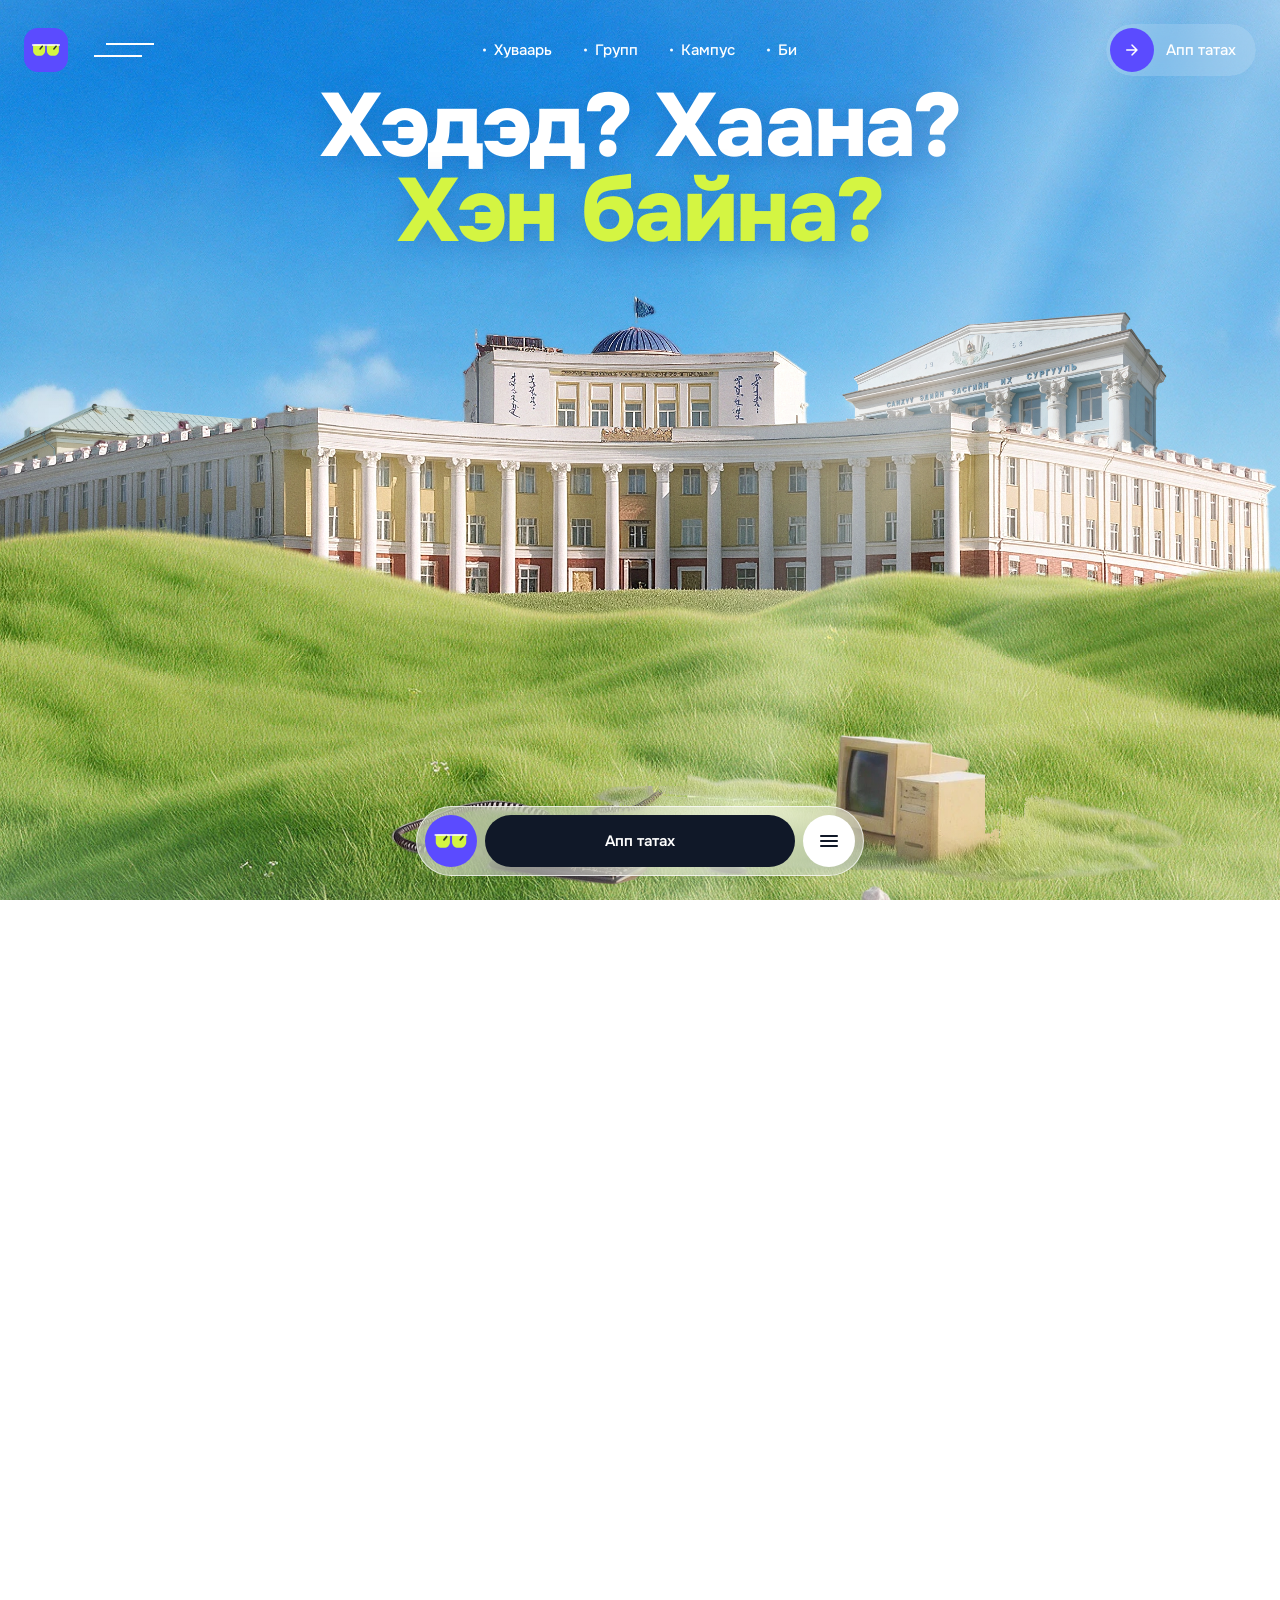
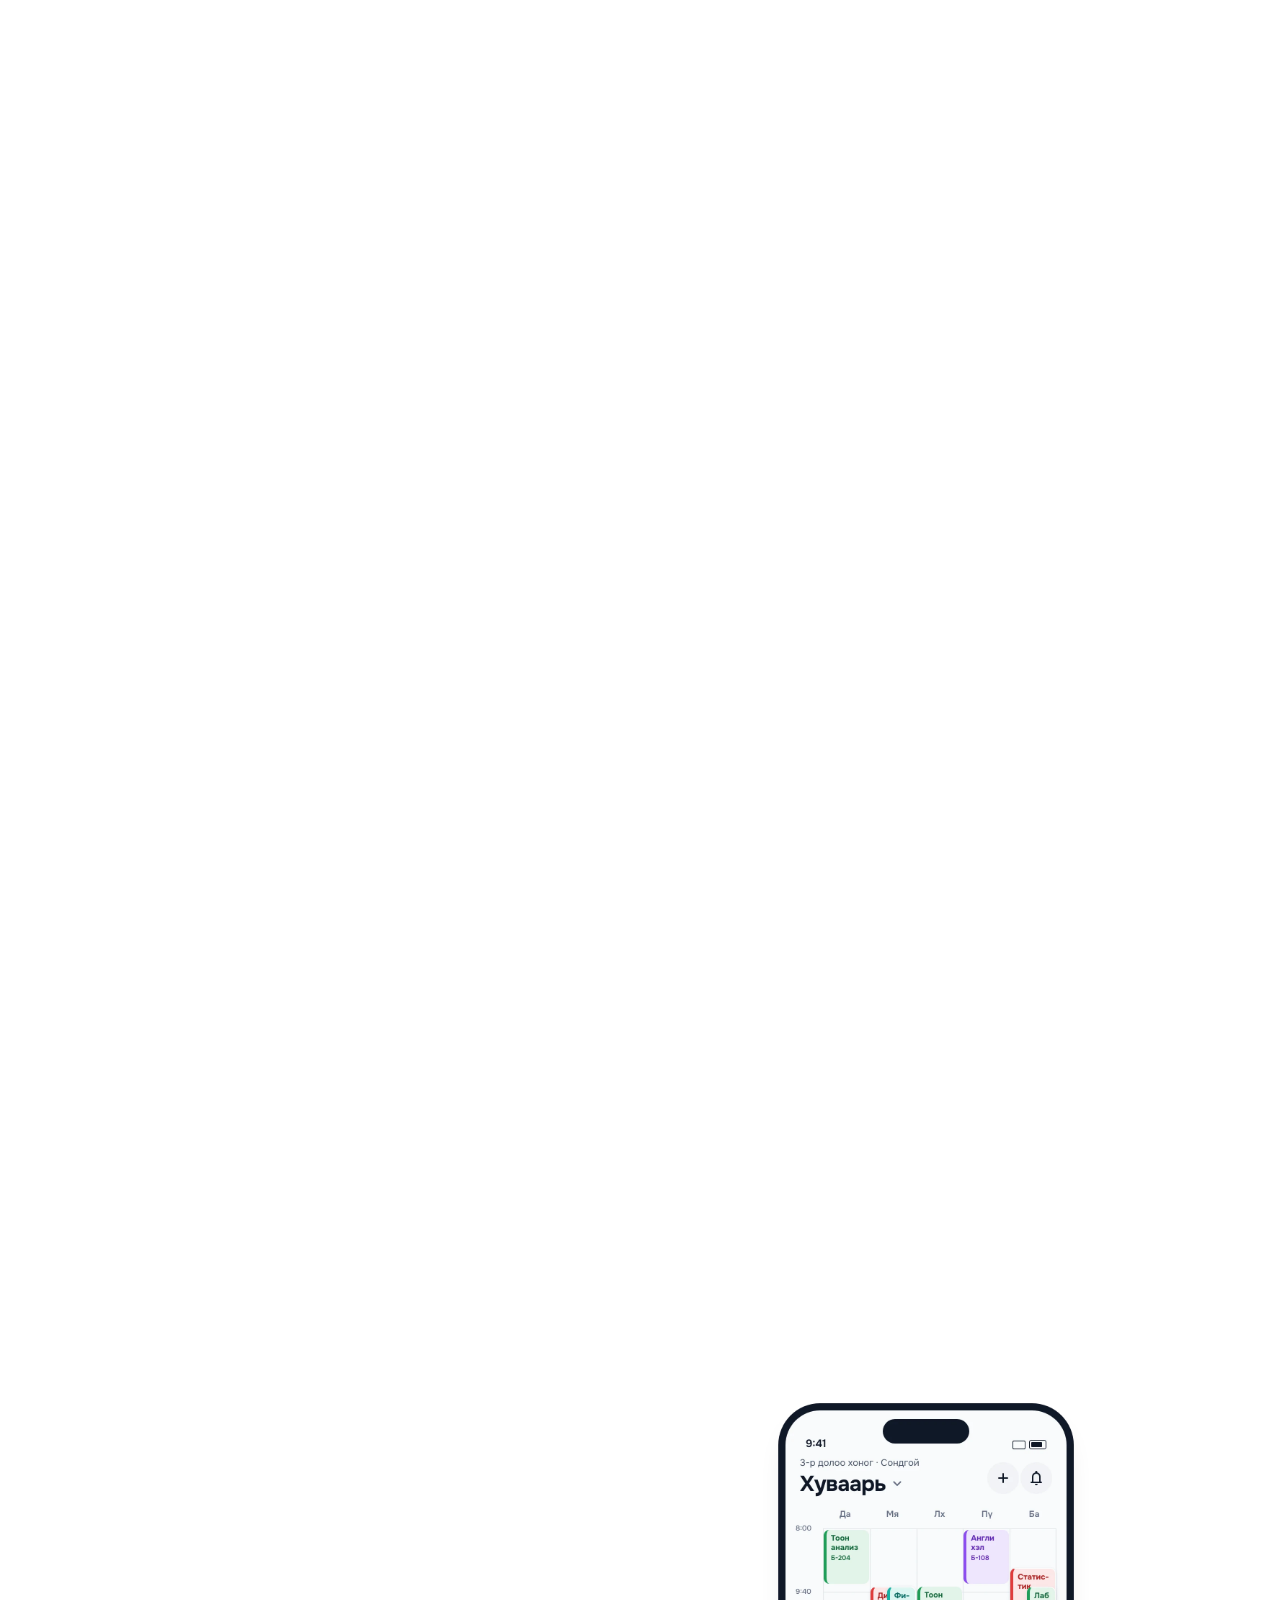
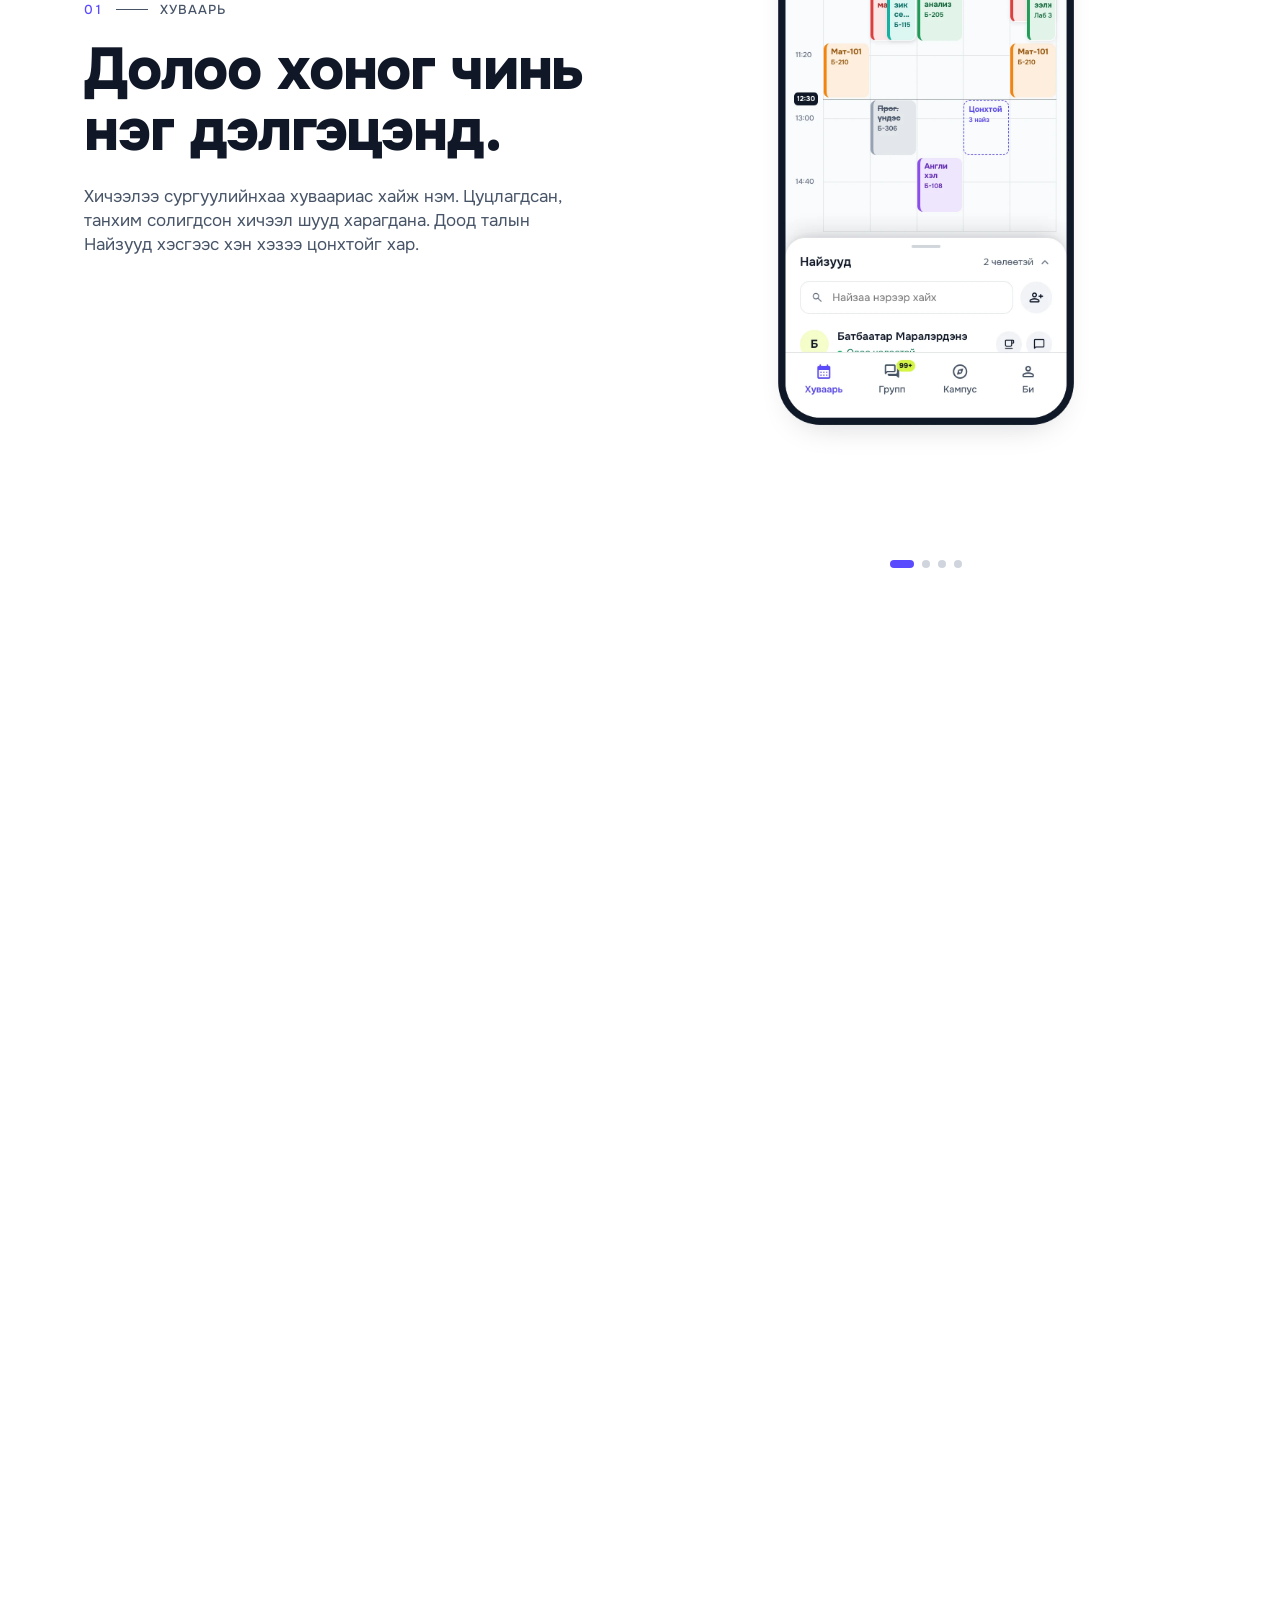
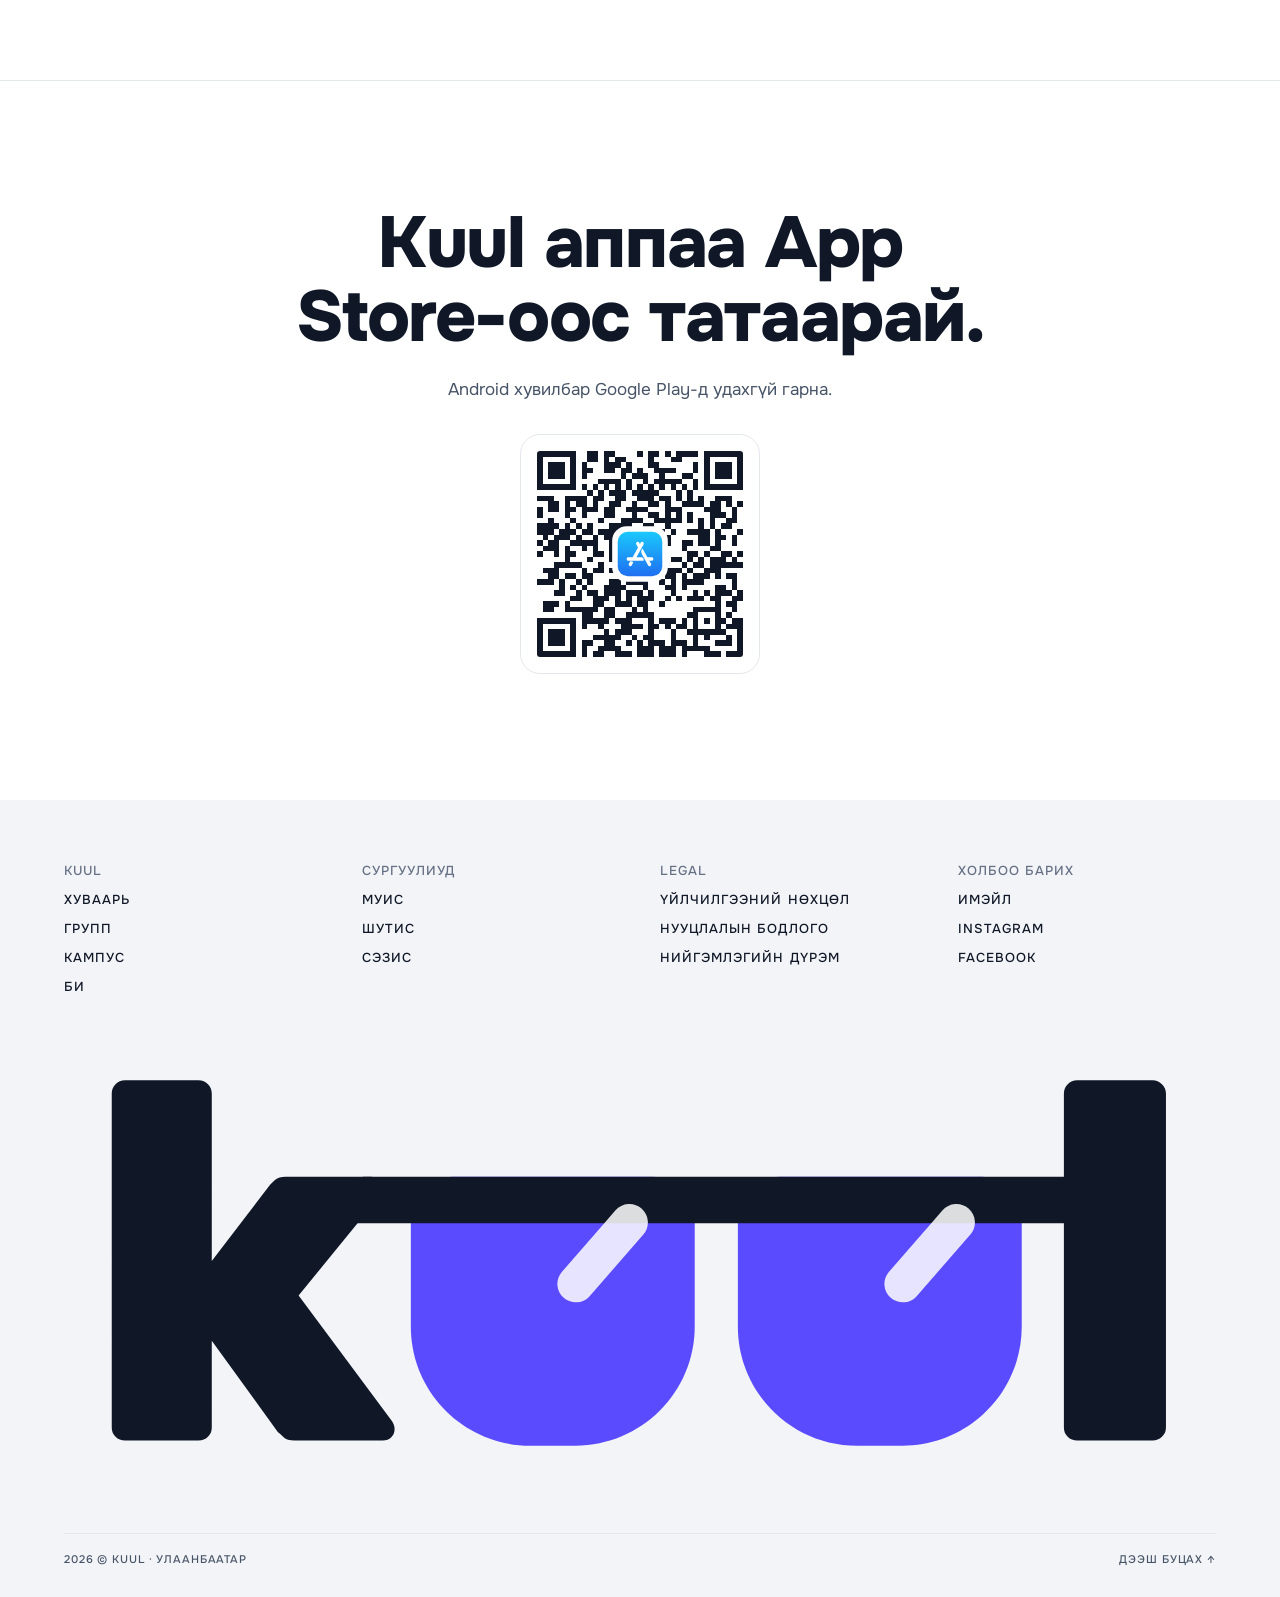
<file: index.html>
<!DOCTYPE html>
<html lang="mn">
<head>
<meta charset="utf-8">
<meta name="viewport" content="width=device-width, initial-scale=1">
<title>Kuul — Хэдэд? Хаана? Хэн байна?</title>
<meta name="description" content="Kuul бол оюутны хуваарь, групп, кампусын мэдээг нэг дор цуглуулдаг апп. App Store-оос татаарай, Google Play-д удахгүй гарна.">
<meta name="apple-itunes-app" content="app-id=6814860193">
<meta name="theme-color" content="#4f9be8">
<link rel="icon" href="assets/logo/app-icon-brand.svg" type="image/svg+xml">
<link rel="preload" href="fonts/Onest-ExtraBold.ttf" as="font" type="font/ttf" crossorigin>
<link rel="stylesheet" href="https://fonts.googleapis.com/css2?family=Material+Symbols+Rounded:opsz,wght,FILL,GRAD@20..48,300..700,0..1,0&icon_names=arrow_forward,arrow_outward,check,menu&display=block">
<link rel="stylesheet" href="css/colors.css?v=20261030">
<link rel="stylesheet" href="css/typography.css?v=20261030">
<link rel="stylesheet" href="css/spacing.css?v=20261030">
<link rel="stylesheet" href="css/effects.css?v=20261030">
<link rel="stylesheet" href="css/landing.css?v=20261030">
<script src="js/kuul-dither.js?v=20261030" defer></script>
<script src="js/landing.js?v=20261030" defer></script>
</head>
<body>

<section class="hero" id="hero-track" data-screen-label="01 Layered hero">
  <div class="stage" id="hero-stage">
    <div class="layer" data-layer="sky"><img src="assets/layers/sky.webp" alt=""></div>
    <div class="hero-title" data-layer="title" data-dither-under>
      <h1><span>Хэдэд? Хаана?</span><span>Хэн байна?</span></h1>
    </div>
    <div class="layer-full" data-layer="shutis"><img class="building-side building-shutis" src="assets/layers/building-shutis.webp" alt="ШУТИС-ийн 1-р байр"></div>
    <div class="layer-full" data-layer="sez"><img class="building-side building-sez" src="assets/layers/building-sez.webp" alt="СЭЗИС-ийн байр"></div>
    <div class="layer" data-layer="building"><img class="building-hq" src="assets/layers/building-hq.webp" alt="МУИС-ийн хичээлийн 1-р байр"></div>
    <div class="overlay haze"></div>
    <div class="layer" data-layer="hills"><img class="hills" src="assets/layers/hills.webp" alt=""></div>
    <div class="layer portal-layer" data-layer="portal"><img class="portal" src="assets/layers/portal.webp" alt=""></div>
    <canvas class="dither" id="hero-dither" aria-hidden="true"></canvas>
    <div class="overlay glare"></div>
    <div class="overlay vignette"></div>
    <div class="overlay flash" id="hero-flash"></div>

    <header class="site-header" id="site-header" data-menu-status="closed" data-no-dither>
      <nav class="nav-bar" aria-label="Үндсэн цэс">
        <div class="nav-left">
          <a class="nav-logo" href="#" aria-label="Kuul — нүүр"><img src="assets/logo/app-icon-brand.svg" alt="Kuul"></a>
          <button class="menu-toggle" type="button" data-menu-toggle aria-expanded="false" aria-controls="site-menu" aria-label="Цэс нээх">
            <svg class="menu-toggle__lines" viewBox="0 0 48 14" aria-hidden="true"><path d="M0 1H48"/><path d="M0 13H48"/></svg>
            <svg class="menu-toggle__x" viewBox="0 0 36 36" aria-hidden="true"><path d="M2 2L34 34"/><path d="M34 2L2 34"/></svg>
          </button>
        </div>
        <ul class="nav-center">
          <li style="--i:0"><a href="#tab-timetable"><i></i><span>Хуваарь</span></a></li>
          <li style="--i:1"><a href="#tab-group"><i></i><span>Групп</span></a></li>
          <li style="--i:2"><a href="#tab-campus"><i></i><span>Кампус</span></a></li>
          <li style="--i:3"><a href="#tab-me"><i></i><span>Би</span></a></li>
        </ul>
        <a class="nav-cta" href="https://apps.apple.com/mn/app/kuul/id6814860193" target="_blank" rel="noopener">
          <span class="nav-cta__icon"><span class="material-symbols-rounded" aria-hidden="true">arrow_forward</span></span>
          <span class="nav-cta__text"><span>Апп татах</span></span>
        </a>
      </nav>
      <div class="site-menu" id="site-menu">
        <div class="site-menu__layer"></div>
        <div class="site-menu__grid">
          <ul class="menu-block">
            <li style="--i:0"><a class="menu-link" href="#tab-timetable"><span class="material-symbols-rounded menu-link__arrow" aria-hidden="true">arrow_outward</span><span class="menu-link__text">Хуваарь</span></a></li>
            <li style="--i:1"><a class="menu-link" href="#tab-timetable"><span class="material-symbols-rounded menu-link__arrow" aria-hidden="true">arrow_outward</span><span class="menu-link__text">Найзууд</span></a></li>
            <li style="--i:2"><a class="menu-link" href="#tab-group"><span class="material-symbols-rounded menu-link__arrow" aria-hidden="true">arrow_outward</span><span class="menu-link__text">Групп</span></a></li>
            <li style="--i:3"><a class="menu-link" href="#tab-campus"><span class="material-symbols-rounded menu-link__arrow" aria-hidden="true">arrow_outward</span><span class="menu-link__text">Кампус</span></a></li>
            <li style="--i:4"><a class="menu-link" href="#tab-campus"><span class="material-symbols-rounded menu-link__arrow" aria-hidden="true">arrow_outward</span><span class="menu-link__text">Олдвор</span></a></li>
          </ul>
          <ul class="menu-block">
            <li style="--i:0"><a class="menu-link" href="#"><span class="material-symbols-rounded menu-link__arrow" aria-hidden="true">arrow_outward</span><span class="menu-link__text">МУИС</span></a></li>
            <li style="--i:1"><a class="menu-link" href="#"><span class="material-symbols-rounded menu-link__arrow" aria-hidden="true">arrow_outward</span><span class="menu-link__text">ШУТИС</span></a></li>
            <li style="--i:2"><a class="menu-link" href="#"><span class="material-symbols-rounded menu-link__arrow" aria-hidden="true">arrow_outward</span><span class="menu-link__text">СЭЗИС</span></a></li>
            <li style="--i:3"><a class="menu-link is-highlight" href="https://apps.apple.com/mn/app/kuul/id6814860193" target="_blank" rel="noopener"><span class="material-symbols-rounded menu-link__arrow" aria-hidden="true">arrow_outward</span><span class="menu-link__text">Апп татах</span></a></li>
          </ul>
          <ul class="menu-socials">
            <li style="--i:0"><a href="https://www.instagram.com/kuul.mn/" target="_blank" rel="noopener">Instagram</a></li>
            <li style="--i:1"><a href="https://www.facebook.com/profile.php?id=61594542597119" target="_blank" rel="noopener">Facebook</a></li>
          </ul>
          <div class="menu-contact">
            <h3>Холбоо барих</h3>
            <a href="mailto:hello@kuul.mn">hello@kuul.mn</a>
            <span>Улаанбаатар</span>
          </div>
          <div class="menu-terms">
            <a style="--i:0" href="terms/">Үйлчилгээний нөхцөл</a>
            <a style="--i:1" href="privacy/">Нууцлалын бодлого</a>
          </div>
        </div>
      </div>
    </header>

    <div class="hero-dock" id="hero-dock">
      <div class="dock">
        <img src="assets/logo/app-icon-brand.svg" alt="">
        <a class="dock-cta" href="https://apps.apple.com/mn/app/kuul/id6814860193" target="_blank" rel="noopener">Апп татах</a>
        <button class="dock-menu" type="button" data-menu-toggle aria-controls="site-menu" aria-label="Цэс нээх"><span class="material-symbols-rounded" aria-hidden="true">menu</span></button>
      </div>
    </div>
  </div>
</section>

<section class="tabs" id="tabs" data-screen-label="02 Үндсэн 4 таб">
  <span class="tab-anchor" id="tab-timetable" style="top:0"></span>
  <span class="tab-anchor" id="tab-group" style="top:100vh"></span>
  <span class="tab-anchor" id="tab-campus" style="top:200vh"></span>
  <span class="tab-anchor" id="tab-me" style="top:300vh"></span>
  <div class="tabs-stage">
    <div class="tabs-grid">
      <div class="tabs-col">
        <article class="tab-copy is-on">
          <div class="tab-label caps"><b>01</b><i></i><span>Хуваарь</span></div>
          <h2 data-split>Долоо хоног чинь нэг дэлгэцэнд.</h2>
          <p data-fade>Хичээлээ сургуулийнхаа хуваариас хайж нэм. Цуцлагдсан, танхим солигдсон хичээл шууд харагдана. Доод талын Найзууд хэсгээс хэн хэзээ цонхтойг хар.</p>
        </article>
        <article class="tab-copy">
          <div class="tab-label caps"><b>02</b><i></i><span>Групп</span></div>
          <h2 data-split>Ангийн групп өөрөө үүсдэг.</h2>
          <p data-fade>Хичээлээ хуваарьтаа нэмэнгүүт тэр бүлгийн группт орчихсон байна. Тэнд яг чамтай хамт суудаг хүмүүс л байгаа.</p>
        </article>
        <article class="tab-copy">
          <div class="tab-label caps"><b>03</b><i></i><span>Кампус</span></div>
          <h2 data-split>Кампусын мэдээ, олдвор нэг дор.</h2>
          <p data-fade>Цуцлагдсан хичээл, арга хэмжээ, гээсэн олсон зүйл. Ангийнхан баталгаажуулсан мэдээ л push болж ирнэ.</p>
        </article>
        <article class="tab-copy">
          <div class="tab-label caps"><b>04</b><i></i><span>Би</span></div>
          <h2 data-split>Чиний профайл, чиний найзууд.</h2>
          <p data-fade>Cover зургаа сонгоод найзуудаа нэм. Хуваариа хэнд харуулахыг өөрөө шийд.</p>
        </article>
      </div>
      <div class="tabs-col">
        <div class="tab-phone is-on"><img src="assets/phones/phone-timetable.webp" alt="Kuul апп: Хуваарь таб" width="988" height="1896"></div>
        <div class="tab-phone"><img src="assets/phones/phone-group.webp" alt="Kuul апп: Групп таб" width="988" height="1896" loading="lazy"></div>
        <div class="tab-phone"><img src="assets/phones/phone-campus.webp" alt="Kuul апп: Кампус таб" width="988" height="1896" loading="lazy"></div>
        <div class="tab-phone"><img src="assets/phones/phone-me.webp" alt="Kuul апп: Би таб" width="988" height="1896" loading="lazy"></div>
        <div class="tab-dots" aria-hidden="true"><span class="is-on"></span><span></span><span></span><span></span></div>
      </div>
    </div>
  </div>
</section>

<section class="join" id="join" data-screen-label="03 Бүртгүүлэх" data-reveal>
  <div class="join-inner">
    <h2 data-split>Kuul аппаа App Store-оос татаарай.</h2>
    <p data-fade>Android хувилбар Google Play-д удахгүй гарна.</p>
    <a class="join-cta" href="https://apps.apple.com/mn/app/kuul/id6814860193" target="_blank" rel="noopener">Апп татах<span class="material-symbols-rounded" aria-hidden="true">arrow_outward</span></a>
    <img class="join-qr" src="assets/qr/app-store.svg?v=20261030" alt="Kuul-ын App Store хуудасны QR код" width="240" height="240">
  </div>
</section>

<footer class="site-footer" data-screen-label="04 Footer">
  <div class="footer-inner">
    <div class="footer-cols">
      <div class="link-col caps"><span>Kuul</span><a href="#tab-timetable">Хуваарь</a><a href="#tab-group">Групп</a><a href="#tab-campus">Кампус</a><a href="#tab-me">Би</a></div>
      <div class="link-col caps"><span>Сургуулиуд</span><a href="#">МУИС</a><a href="#">ШУТИС</a><a href="#">СЭЗИС</a></div>
      <div class="link-col caps"><span>Legal</span><a href="terms/">Үйлчилгээний нөхцөл</a><a href="privacy/">Нууцлалын бодлого</a><a href="terms/#s6">Нийгэмлэгийн дүрэм</a></div>
      <div class="link-col caps"><span>Холбоо барих</span><a href="mailto:hello@kuul.mn">Имэйл</a><a href="https://www.instagram.com/kuul.mn/" target="_blank" rel="noopener">Instagram</a><a href="https://www.facebook.com/profile.php?id=61594542597119" target="_blank" rel="noopener">Facebook</a></div>
    </div>
    <img class="footer-wordmark" src="assets/logo/wordmark-light.svg" alt="Kuul">
    <div class="footer-bottom"><span class="caps caps-xs">2026 © Kuul · Улаанбаатар</span><a class="caps caps-xs" href="#">Дээш буцах ↑</a></div>
  </div>
</footer>

</body>
</html>
</file>
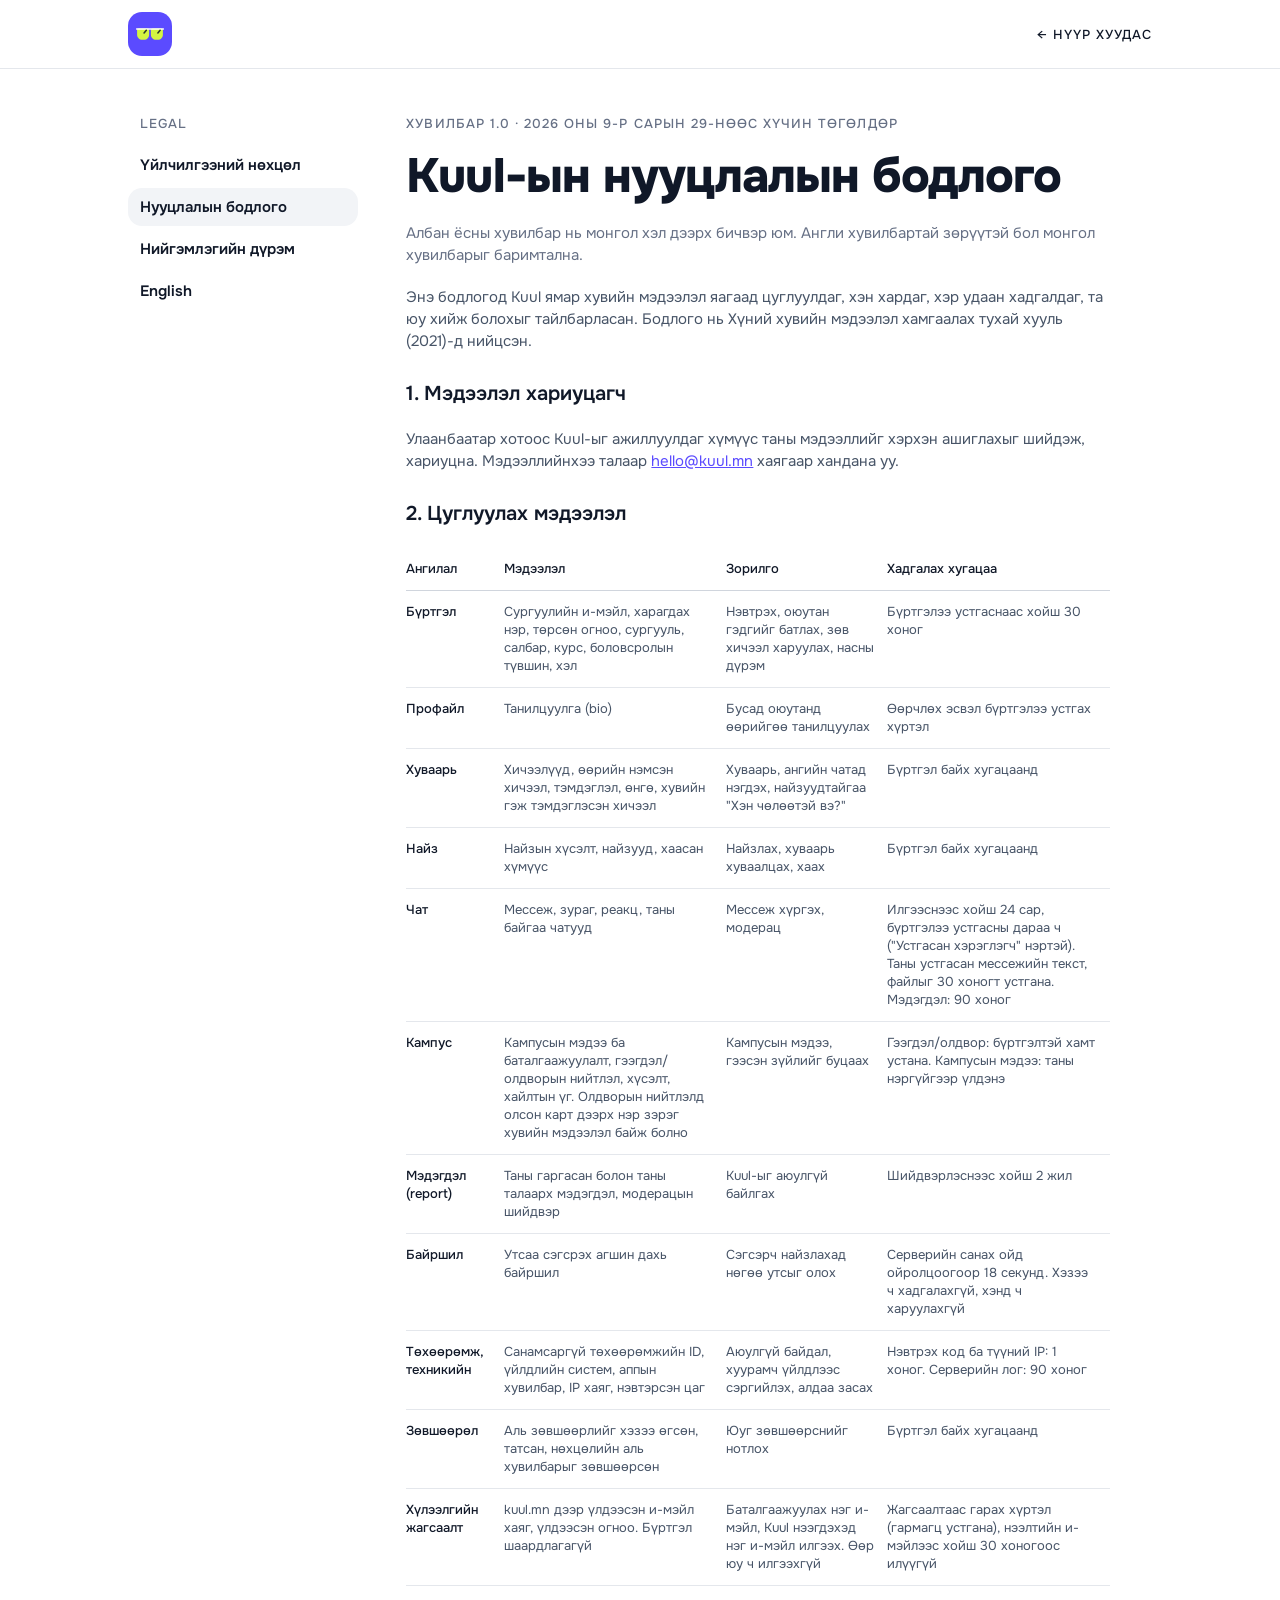
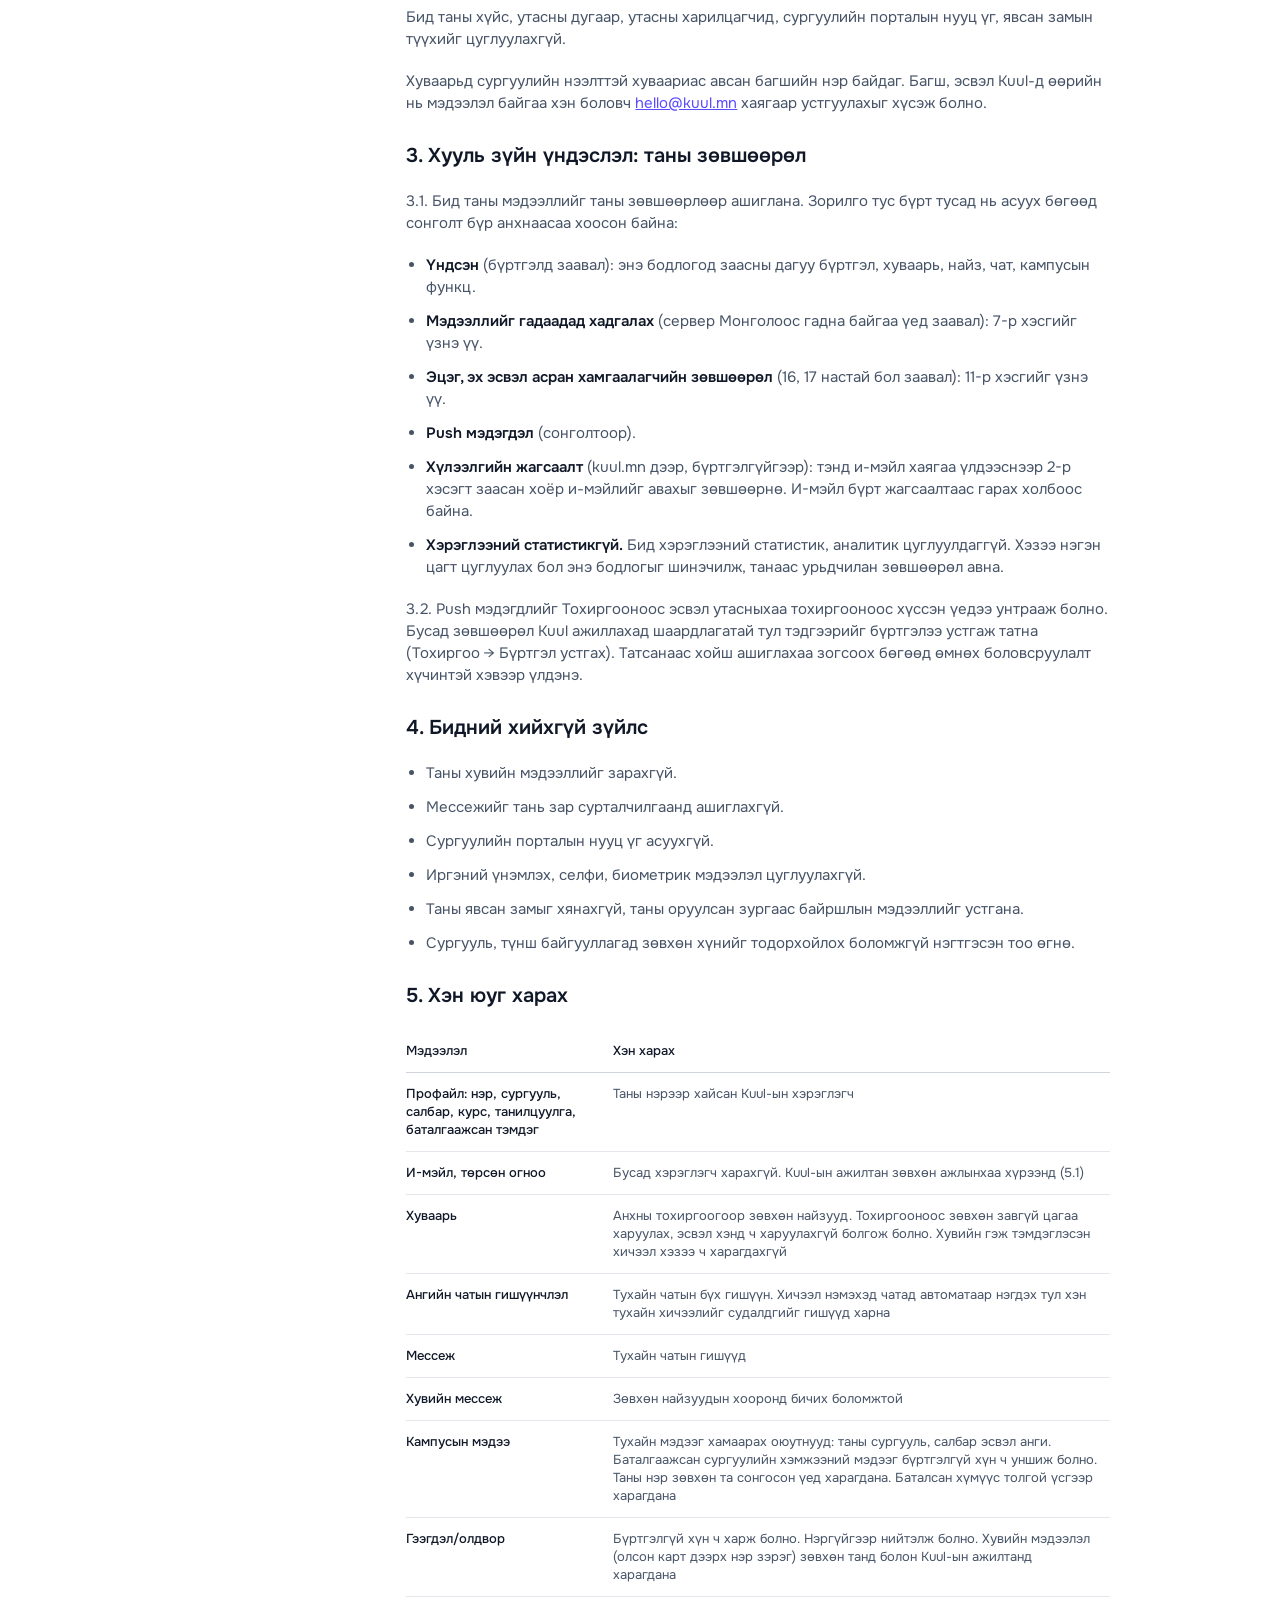
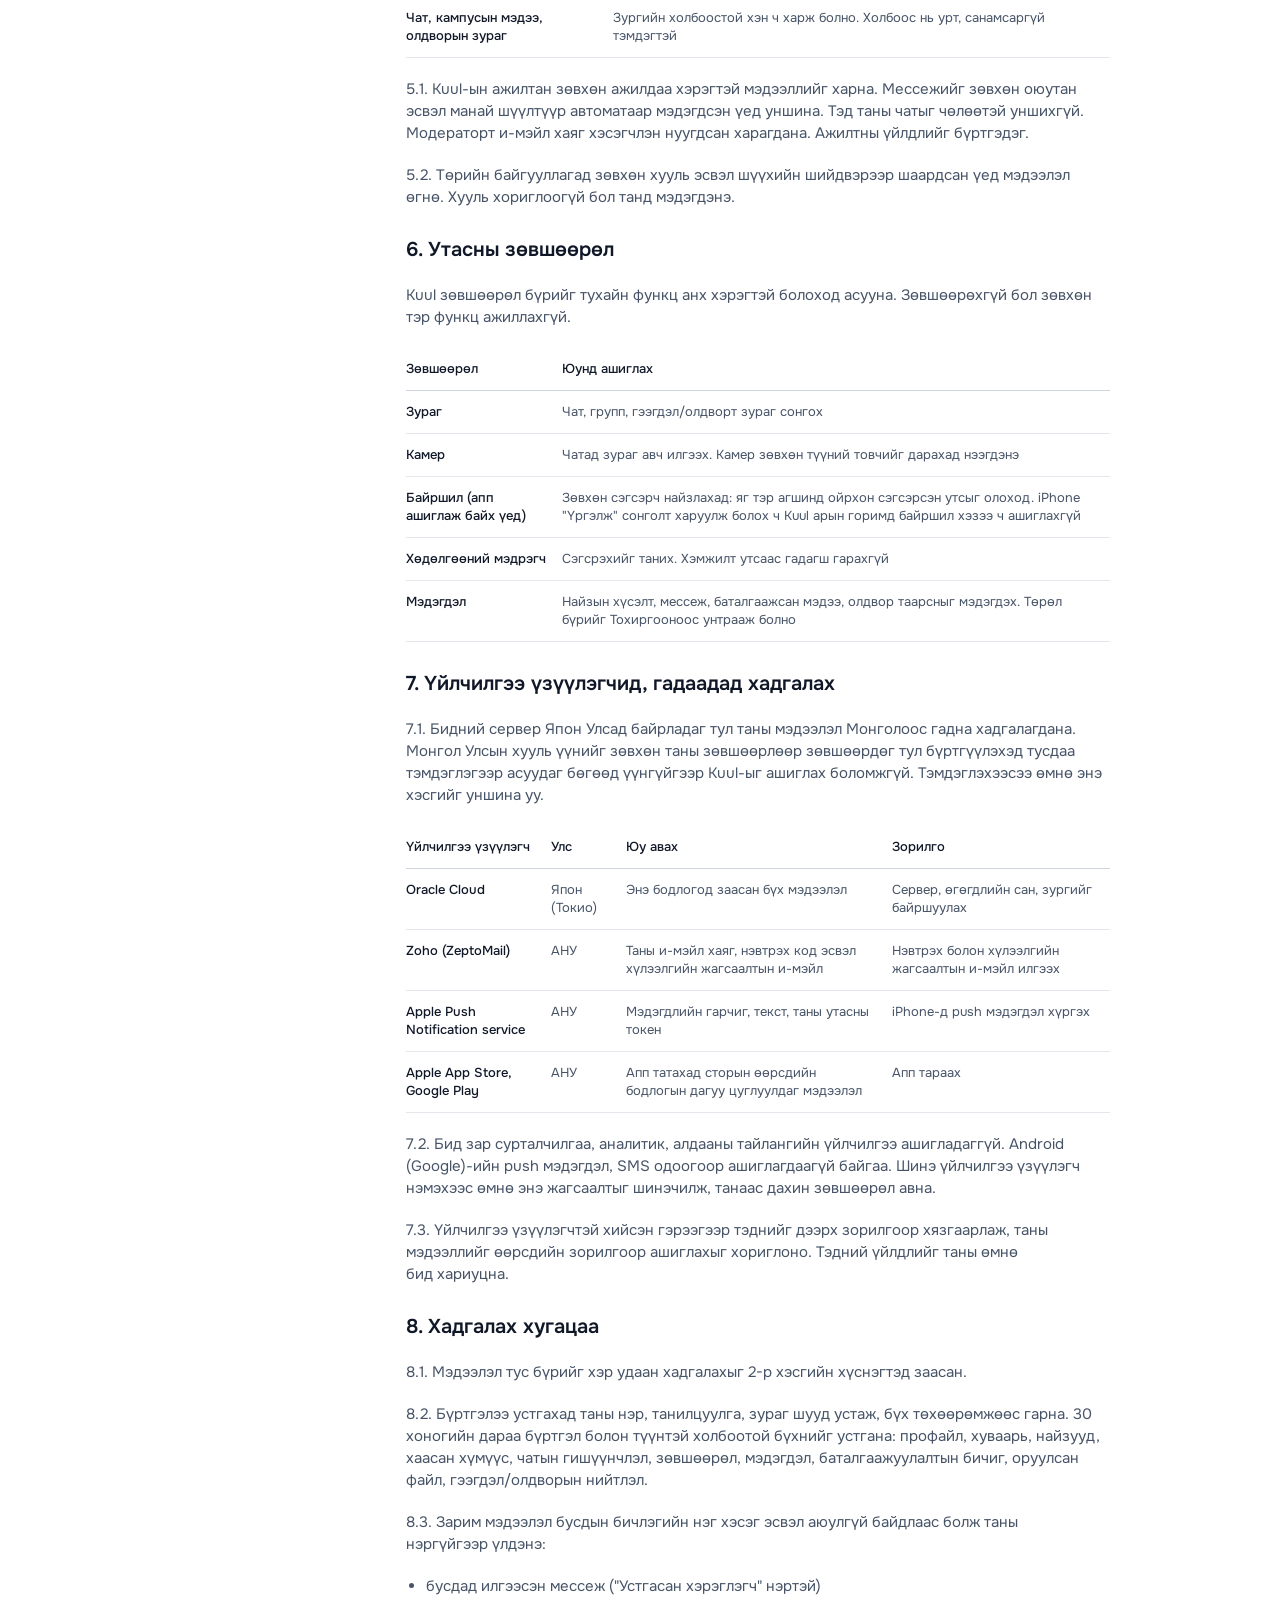
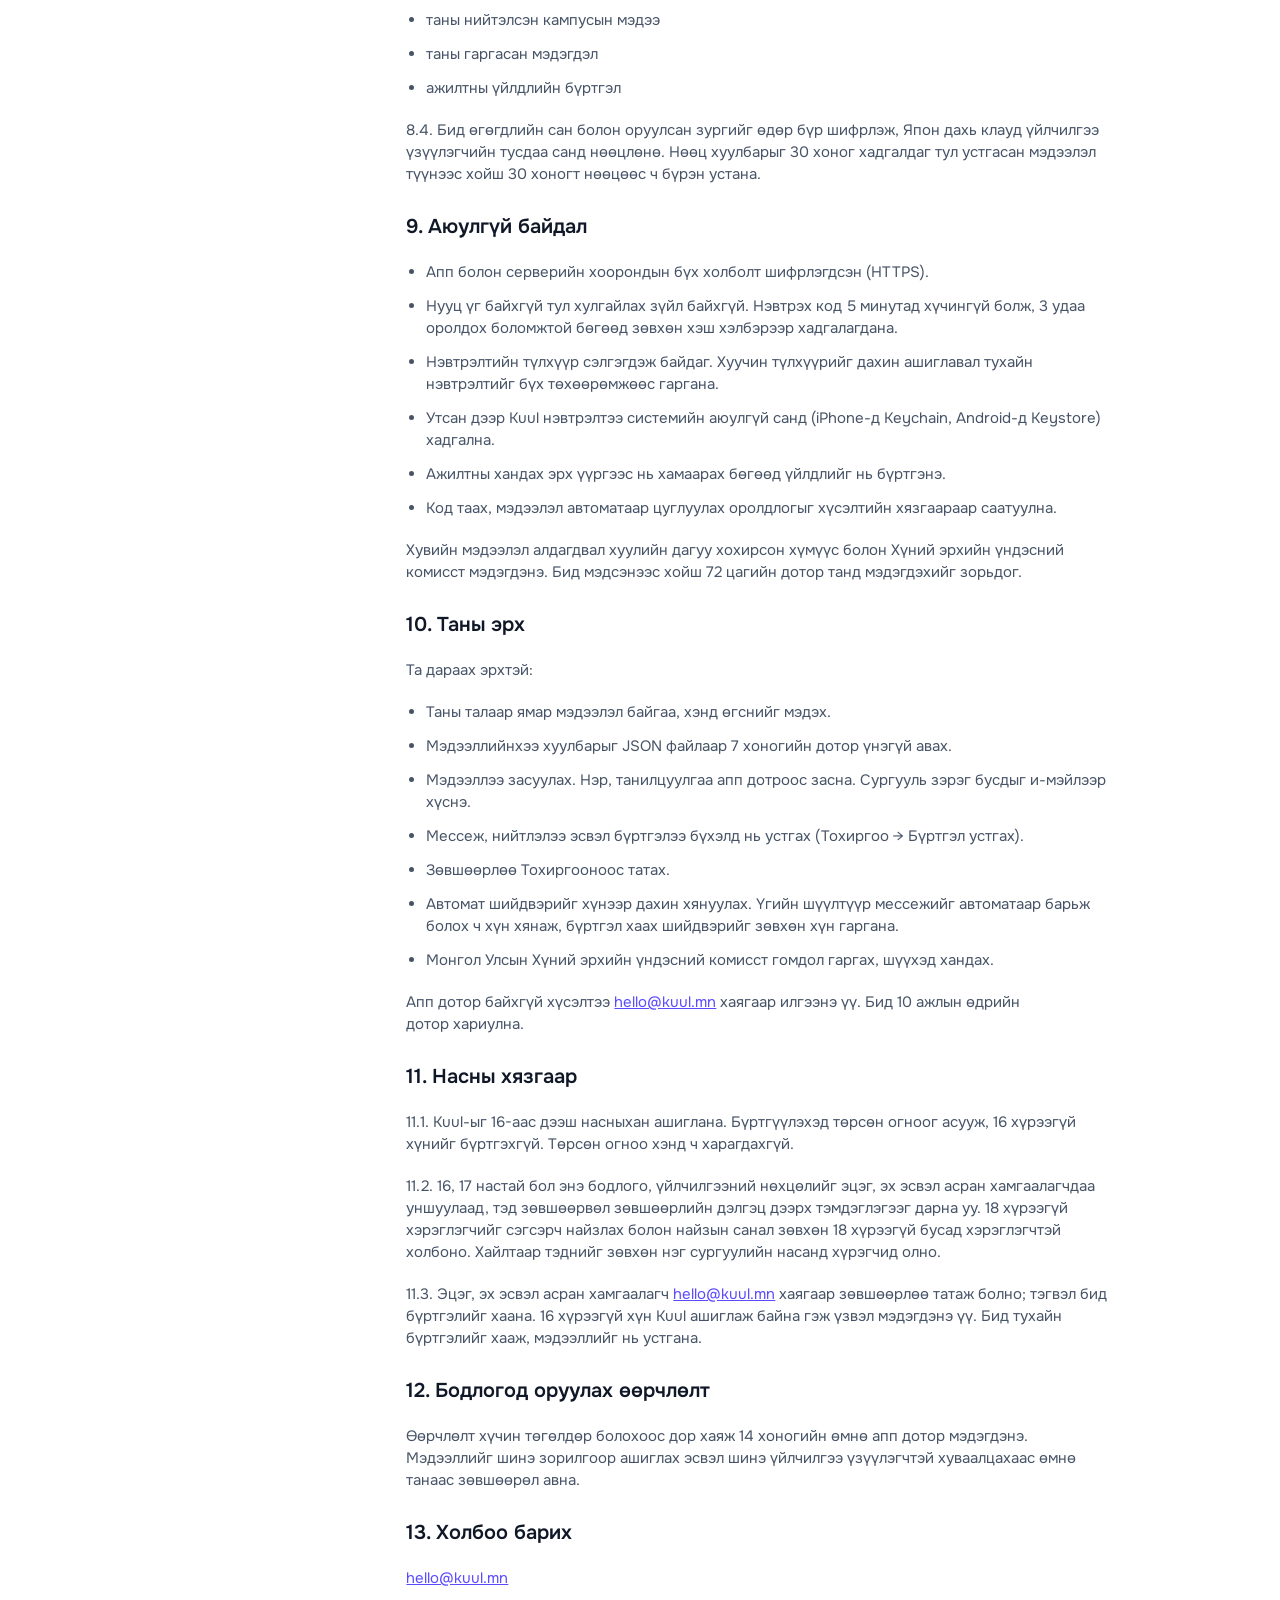
<file: privacy/index.html>
<!DOCTYPE html>
<html lang="mn">
<head>
<meta charset="utf-8">
<meta name="viewport" content="width=device-width, initial-scale=1">
<title>Kuul-ын нууцлалын бодлого</title>
<link rel="icon" href="../assets/logo/app-icon-brand.svg" type="image/svg+xml">
<link rel="stylesheet" href="https://fonts.googleapis.com/css2?family=Material+Symbols+Rounded:opsz,wght,FILL,GRAD@20..48,300..700,0..1,0&icon_names=info&display=block">
<link rel="stylesheet" href="../css/colors.css">
<link rel="stylesheet" href="../css/typography.css">
<link rel="stylesheet" href="../css/spacing.css">
<link rel="stylesheet" href="../css/effects.css">
<link rel="stylesheet" href="../css/landing.css">
<link rel="stylesheet" href="../css/legal.css">
</head>
<body class="legal">
<!-- Generated by tools/build_legal.py from legal/privacy.mn.md. Don't edit by hand. -->
<header class="legal-header">
  <div class="legal-header-inner">
    <a href="../" aria-label="Kuul — нүүр" class="nav-logo"><img src="../assets/logo/app-icon-brand.svg" alt="Kuul"></a>
    <a href="../" class="caps legal-back">← Нүүр хуудас</a>
  </div>
</header>
<div class="legal-layout">
  <nav class="legal-nav" aria-label="Баримт бичгүүд">
    <span class="caps">Legal</span>
    <a href="../terms/">Үйлчилгээний нөхцөл</a>
<a href="../privacy/" aria-current="page"><span class="legal-nav__pill" aria-hidden="true"></span>Нууцлалын бодлого</a>
<a href="../terms/#s6">Нийгэмлэгийн дүрэм</a>
<a href="../privacy/en/" hreflang="en" lang="en">English</a>
  </nav>
  <main class="legal-main">
    <article class="legal-doc">
      <span class="caps legal-meta">Хувилбар 1.0 · 2026 оны 9-р сарын 29-нөөс хүчин төгөлдөр</span>
      <h1>Kuul-ын нууцлалын бодлого</h1>
<p class="lead">Албан ёсны хувилбар нь монгол хэл дээрх бичвэр юм. Англи хувилбартай зөрүүтэй бол монгол хувилбарыг баримтална.</p>
<p>Энэ бодлогод Kuul ямар хувийн мэдээлэл яагаад цуглуулдаг, хэн хардаг, хэр удаан хадгалдаг, та юу хийж болохыг тайлбарласан. Бодлого нь Хүний хувийн мэдээлэл хамгаалах тухай хууль (2021)-д нийцсэн.</p>
<h2 id="s1">1. Мэдээлэл хариуцагч</h2>
<p>Улаанбаатар хотоос Kuul-ыг ажиллуулдаг хүмүүс таны мэдээллийг хэрхэн ашиглахыг шийдэж, хариуцна. Мэдээллийнхээ талаар <a href="mailto:hello@kuul.mn">hello@kuul.mn</a> хаягаар хандана уу.</p>
<h2 id="s2">2. Цуглуулах мэдээлэл</h2>
<div class="table-wrap"><table><thead><tr><th>Ангилал</th><th>Мэдээлэл</th><th>Зорилго</th><th>Хадгалах хугацаа</th></tr></thead><tbody><tr><td>Бүртгэл</td><td>Сургуулийн и-мэйл, харагдах нэр, төрсөн огноо, сургууль, салбар, курс, боловсролын түвшин, хэл</td><td>Нэвтрэх, оюутан гэдгийг батлах, зөв хичээл харуулах, насны дүрэм</td><td>Бүртгэлээ устгаснаас хойш 30 хоног</td></tr><tr><td>Профайл</td><td>Танилцуулга (bio)</td><td>Бусад оюутанд өөрийгөө танилцуулах</td><td>Өөрчлөх эсвэл бүртгэлээ устгах хүртэл</td></tr><tr><td>Хуваарь</td><td>Хичээлүүд, өөрийн нэмсэн хичээл, тэмдэглэл, өнгө, хувийн гэж тэмдэглэсэн хичээл</td><td>Хуваарь, ангийн чатад нэгдэх, найзуудтайгаа "Хэн чөлөөтэй вэ?"</td><td>Бүртгэл байх хугацаанд</td></tr><tr><td>Найз</td><td>Найзын хүсэлт, найзууд, хаасан хүмүүс</td><td>Найзлах, хуваарь хуваалцах, хаах</td><td>Бүртгэл байх хугацаанд</td></tr><tr><td>Чат</td><td>Мессеж, зураг, реакц, таны байгаа чатууд</td><td>Мессеж хүргэх, модерац</td><td>Илгээснээс хойш 24 сар, бүртгэлээ устгасны дараа ч ("Устгасан хэрэглэгч" нэртэй). Таны устгасан мессежийн текст, файлыг 30 хоногт устгана. Мэдэгдэл: 90 хоног</td></tr><tr><td>Кампус</td><td>Кампусын мэдээ ба баталгаажуулалт, гээгдэл/олдворын нийтлэл, хүсэлт, хайлтын үг. Олдворын нийтлэлд олсон карт дээрх нэр зэрэг хувийн мэдээлэл байж болно</td><td>Кампусын мэдээ, гээсэн зүйлийг буцаах</td><td>Гээгдэл/олдвор: бүртгэлтэй хамт устана. Кампусын мэдээ: таны нэргүйгээр үлдэнэ</td></tr><tr><td>Мэдэгдэл (report)</td><td>Таны гаргасан болон таны талаарх мэдэгдэл, модерацын шийдвэр</td><td>Kuul-ыг аюулгүй байлгах</td><td>Шийдвэрлэснээс хойш 2 жил</td></tr><tr><td>Байршил</td><td>Утсаа сэгсрэх агшин дахь байршил</td><td>Сэгсэрч найзлахад нөгөө утсыг олох</td><td>Серверийн санах ойд ойролцоогоор 18 секунд. Хэзээ ч хадгалахгүй, хэнд ч харуулахгүй</td></tr><tr><td>Төхөөрөмж, техникийн</td><td>Санамсаргүй төхөөрөмжийн ID, үйлдлийн систем, аппын хувилбар, IP хаяг, нэвтэрсэн цаг</td><td>Аюулгүй байдал, хуурамч үйлдлээс сэргийлэх, алдаа засах</td><td>Нэвтрэх код ба түүний IP: 1 хоног. Серверийн лог: 90 хоног</td></tr><tr><td>Зөвшөөрөл</td><td>Аль зөвшөөрлийг хэзээ өгсөн, татсан, нөхцөлийн аль хувилбарыг зөвшөөрсөн</td><td>Юуг зөвшөөрснийг нотлох</td><td>Бүртгэл байх хугацаанд</td></tr><tr><td>Хүлээлгийн жагсаалт</td><td>kuul.mn дээр үлдээсэн и-мэйл хаяг, үлдээсэн огноо. Бүртгэл шаардлагагүй</td><td>Баталгаажуулах нэг и-мэйл, Kuul нээгдэхэд нэг и-мэйл илгээх. Өөр юу ч илгээхгүй</td><td>Жагсаалтаас гарах хүртэл (гармагц устгана), нээлтийн и-мэйлээс хойш 30 хоногоос илүүгүй</td></tr></tbody></table></div>
<p>Бид таны хүйс, утасны дугаар, утасны харилцагчид, сургуулийн порталын нууц үг, явсан замын түүхийг цуглуулахгүй.</p>
<p>Хуваарьд сургуулийн нээлттэй хуваариас авсан багшийн нэр байдаг. Багш, эсвэл Kuul-д өөрийн нь мэдээлэл байгаа хэн боловч <a href="mailto:hello@kuul.mn">hello@kuul.mn</a> хаягаар устгуулахыг хүсэж болно.</p>
<h2 id="s3">3. Хууль зүйн үндэслэл: таны зөвшөөрөл</h2>
<p>3.1. Бид таны мэдээллийг таны зөвшөөрлөөр ашиглана. Зорилго тус бүрт тусад нь асуух бөгөөд сонголт бүр анхнаасаа хоосон байна:</p>
<ul><li><strong>Үндсэн</strong> (бүртгэлд заавал): энэ бодлогод заасны дагуу бүртгэл, хуваарь, найз, чат, кампусын функц.</li><li><strong>Мэдээллийг гадаадад хадгалах</strong> (сервер Монголоос гадна байгаа үед заавал): 7-р хэсгийг үзнэ үү.</li><li><strong>Эцэг, эх эсвэл асран хамгаалагчийн зөвшөөрөл</strong> (16, 17 настай бол заавал): 11-р хэсгийг үзнэ үү.</li><li><strong>Push мэдэгдэл</strong> (сонголтоор).</li><li><strong>Хүлээлгийн жагсаалт</strong> (kuul.mn дээр, бүртгэлгүйгээр): тэнд и-мэйл хаягаа үлдээснээр 2-р хэсэгт заасан хоёр и-мэйлийг авахыг зөвшөөрнө. И-мэйл бүрт жагсаалтаас гарах холбоос байна.</li><li><strong>Хэрэглээний статистикгүй.</strong> Бид хэрэглээний статистик, аналитик цуглуулдаггүй. Хэзээ нэгэн цагт цуглуулах бол энэ бодлогыг шинэчилж, танаас урьдчилан зөвшөөрөл авна.</li></ul>
<p>3.2. Push мэдэгдлийг Тохиргооноос эсвэл утасныхаа тохиргооноос хүссэн үедээ унтрааж болно. Бусад зөвшөөрөл Kuul ажиллахад шаардлагатай тул тэдгээрийг бүртгэлээ устгаж татна (Тохиргоо → Бүртгэл устгах). Татсанаас хойш ашиглахаа зогсоох бөгөөд өмнөх боловсруулалт хүчинтэй хэвээр үлдэнэ.</p>
<h2 id="s4">4. Бидний хийхгүй зүйлс</h2>
<ul><li>Таны хувийн мэдээллийг зарахгүй.</li><li>Мессежийг тань зар сурталчилгаанд ашиглахгүй.</li><li>Сургуулийн порталын нууц үг асуухгүй.</li><li>Иргэний үнэмлэх, селфи, биометрик мэдээлэл цуглуулахгүй.</li><li>Таны явсан замыг хянахгүй, таны оруулсан зургаас байршлын мэдээллийг устгана.</li><li>Сургууль, түнш байгууллагад зөвхөн хүнийг тодорхойлох боломжгүй нэгтгэсэн тоо өгнө.</li></ul>
<h2 id="s5">5. Хэн юуг харах</h2>
<div class="table-wrap"><table><thead><tr><th>Мэдээлэл</th><th>Хэн харах</th></tr></thead><tbody><tr><td>Профайл: нэр, сургууль, салбар, курс, танилцуулга, баталгаажсан тэмдэг</td><td>Таны нэрээр хайсан Kuul-ын хэрэглэгч</td></tr><tr><td>И-мэйл, төрсөн огноо</td><td>Бусад хэрэглэгч харахгүй. Kuul-ын ажилтан зөвхөн ажлынхаа хүрээнд (5.1)</td></tr><tr><td>Хуваарь</td><td>Анхны тохиргоогоор зөвхөн найзууд. Тохиргооноос зөвхөн завгүй цагаа харуулах, эсвэл хэнд ч харуулахгүй болгож болно. Хувийн гэж тэмдэглэсэн хичээл хэзээ ч харагдахгүй</td></tr><tr><td>Ангийн чатын гишүүнчлэл</td><td>Тухайн чатын бүх гишүүн. Хичээл нэмэхэд чатад автоматаар нэгдэх тул хэн тухайн хичээлийг судалдгийг гишүүд харна</td></tr><tr><td>Мессеж</td><td>Тухайн чатын гишүүд</td></tr><tr><td>Хувийн мессеж</td><td>Зөвхөн найзуудын хооронд бичих боломжтой</td></tr><tr><td>Кампусын мэдээ</td><td>Тухайн мэдээг хамаарах оюутнууд: таны сургууль, салбар эсвэл анги. Баталгаажсан сургуулийн хэмжээний мэдээг бүртгэлгүй хүн ч уншиж болно. Таны нэр зөвхөн та сонгосон үед харагдана. Баталсан хүмүүс толгой үсгээр харагдана</td></tr><tr><td>Гээгдэл/олдвор</td><td>Бүртгэлгүй хүн ч харж болно. Нэргүйгээр нийтэлж болно. Хувийн мэдээлэл (олсон карт дээрх нэр зэрэг) зөвхөн танд болон Kuul-ын ажилтанд харагдана</td></tr><tr><td>Чат, кампусын мэдээ, олдворын зураг</td><td>Зургийн холбоостой хэн ч харж болно. Холбоос нь урт, санамсаргүй тэмдэгтэй</td></tr></tbody></table></div>
<p>5.1. Kuul-ын ажилтан зөвхөн ажилдаа хэрэгтэй мэдээллийг харна. Мессежийг зөвхөн оюутан эсвэл манай шүүлтүүр автоматаар мэдэгдсэн үед уншина. Тэд таны чатыг чөлөөтэй уншихгүй. Модераторт и-мэйл хаяг хэсэгчлэн нуугдсан харагдана. Ажилтны үйлдлийг бүртгэдэг.</p>
<p>5.2. Төрийн байгууллагад зөвхөн хууль эсвэл шүүхийн шийдвэрээр шаардсан үед мэдээлэл өгнө. Хууль хориглоогүй бол танд мэдэгдэнэ.</p>
<h2 id="s6">6. Утасны зөвшөөрөл</h2>
<p>Kuul зөвшөөрөл бүрийг тухайн функц анх хэрэгтэй болоход асууна. Зөвшөөрөхгүй бол зөвхөн тэр функц ажиллахгүй.</p>
<div class="table-wrap"><table><thead><tr><th>Зөвшөөрөл</th><th>Юунд ашиглах</th></tr></thead><tbody><tr><td>Зураг</td><td>Чат, групп, гээгдэл/олдворт зураг сонгох</td></tr><tr><td>Камер</td><td>Чатад зураг авч илгээх. Камер зөвхөн түүний товчийг дарахад нээгдэнэ</td></tr><tr><td>Байршил (апп ашиглаж байх үед)</td><td>Зөвхөн сэгсэрч найзлахад: яг тэр агшинд ойрхон сэгсэрсэн утсыг олоход. iPhone "Үргэлж" сонголт харуулж болох ч Kuul арын горимд байршил хэзээ ч ашиглахгүй</td></tr><tr><td>Хөдөлгөөний мэдрэгч</td><td>Сэгсрэхийг таних. Хэмжилт утсаас гадагш гарахгүй</td></tr><tr><td>Мэдэгдэл</td><td>Найзын хүсэлт, мессеж, баталгаажсан мэдээ, олдвор таарсныг мэдэгдэх. Төрөл бүрийг Тохиргооноос унтрааж болно</td></tr></tbody></table></div>
<h2 id="s7">7. Үйлчилгээ үзүүлэгчид, гадаадад хадгалах</h2>
<p>7.1. Бидний сервер Япон Улсад байрладаг тул таны мэдээлэл Монголоос гадна хадгалагдана. Монгол Улсын хууль үүнийг зөвхөн таны зөвшөөрлөөр зөвшөөрдөг тул бүртгүүлэхэд тусдаа тэмдэглэгээр асуудаг бөгөөд үүнгүйгээр Kuul-ыг ашиглах боломжгүй. Тэмдэглэхээсээ өмнө энэ хэсгийг уншина уу.</p>
<div class="table-wrap"><table><thead><tr><th>Үйлчилгээ үзүүлэгч</th><th>Улс</th><th>Юу авах</th><th>Зорилго</th></tr></thead><tbody><tr><td>Oracle Cloud</td><td>Япон (Токио)</td><td>Энэ бодлогод заасан бүх мэдээлэл</td><td>Сервер, өгөгдлийн сан, зургийг байршуулах</td></tr><tr><td>Zoho (ZeptoMail)</td><td>АНУ</td><td>Таны и-мэйл хаяг, нэвтрэх код эсвэл хүлээлгийн жагсаалтын и-мэйл</td><td>Нэвтрэх болон хүлээлгийн жагсаалтын и-мэйл илгээх</td></tr><tr><td>Apple Push Notification service</td><td>АНУ</td><td>Мэдэгдлийн гарчиг, текст, таны утасны токен</td><td>iPhone-д push мэдэгдэл хүргэх</td></tr><tr><td>Apple App Store, Google Play</td><td>АНУ</td><td>Апп татахад сторын өөрсдийн бодлогын дагуу цуглуулдаг мэдээлэл</td><td>Апп тараах</td></tr></tbody></table></div>
<p>7.2. Бид зар сурталчилгаа, аналитик, алдааны тайлангийн үйлчилгээ ашигладаггүй. Android (Google)-ийн push мэдэгдэл, SMS одоогоор ашиглагдаагүй байгаа. Шинэ үйлчилгээ үзүүлэгч нэмэхээс өмнө энэ жагсаалтыг шинэчилж, танаас дахин зөвшөөрөл авна.</p>
<p>7.3. Үйлчилгээ үзүүлэгчтэй хийсэн гэрээгээр тэднийг дээрх зорилгоор хязгаарлаж, таны мэдээллийг өөрсдийн зорилгоор ашиглахыг хориглоно. Тэдний үйлдлийг таны өмнө бид хариуцна.</p>
<h2 id="s8">8. Хадгалах хугацаа</h2>
<p>8.1. Мэдээлэл тус бүрийг хэр удаан хадгалахыг 2-р хэсгийн хүснэгтэд заасан.</p>
<p>8.2. Бүртгэлээ устгахад таны нэр, танилцуулга, зураг шууд устаж, бүх төхөөрөмжөөс гарна. 30 хоногийн дараа бүртгэл болон түүнтэй холбоотой бүхнийг устгана: профайл, хуваарь, найзууд, хаасан хүмүүс, чатын гишүүнчлэл, зөвшөөрөл, мэдэгдэл, баталгаажуулалтын бичиг, оруулсан файл, гээгдэл/олдворын нийтлэл.</p>
<p>8.3. Зарим мэдээлэл бусдын бичлэгийн нэг хэсэг эсвэл аюулгүй байдлаас болж таны нэргүйгээр үлдэнэ:</p>
<ul><li>бусдад илгээсэн мессеж ("Устгасан хэрэглэгч" нэртэй)</li><li>таны нийтэлсэн кампусын мэдээ</li><li>таны гаргасан мэдэгдэл</li><li>ажилтны үйлдлийн бүртгэл</li></ul>
<p>8.4. Бид өгөгдлийн сан болон оруулсан зургийг өдөр бүр шифрлэж, Япон дахь клауд үйлчилгээ үзүүлэгчийн тусдаа санд нөөцлөнө. Нөөц хуулбарыг 30 хоног хадгалдаг тул устгасан мэдээлэл түүнээс хойш 30 хоногт нөөцөөс ч бүрэн устана.</p>
<h2 id="s9">9. Аюулгүй байдал</h2>
<ul><li>Апп болон серверийн хоорондын бүх холболт шифрлэгдсэн (HTTPS).</li><li>Нууц үг байхгүй тул хулгайлах зүйл байхгүй. Нэвтрэх код 5 минутад хүчингүй болж, 3 удаа оролдох боломжтой бөгөөд зөвхөн хэш хэлбэрээр хадгалагдана.</li><li>Нэвтрэлтийн түлхүүр сэлгэгдэж байдаг. Хуучин түлхүүрийг дахин ашиглавал тухайн нэвтрэлтийг бүх төхөөрөмжөөс гаргана.</li><li>Утсан дээр Kuul нэвтрэлтээ системийн аюулгүй санд (iPhone-д Keychain, Android-д Keystore) хадгална.</li><li>Ажилтны хандах эрх үүргээс нь хамаарах бөгөөд үйлдлийг нь бүртгэнэ.</li><li>Код таах, мэдээлэл автоматаар цуглуулах оролдлогыг хүсэлтийн хязгаараар саатуулна.</li></ul>
<p>Хувийн мэдээлэл алдагдвал хуулийн дагуу хохирсон хүмүүс болон Хүний эрхийн үндэсний комисст мэдэгдэнэ. Бид мэдсэнээс хойш 72 цагийн дотор танд мэдэгдэхийг зорьдог.</p>
<h2 id="s10">10. Таны эрх</h2>
<p>Та дараах эрхтэй:</p>
<ul><li>Таны талаар ямар мэдээлэл байгаа, хэнд өгснийг мэдэх.</li><li>Мэдээллийнхээ хуулбарыг JSON файлаар 7 хоногийн дотор үнэгүй авах.</li><li>Мэдээллээ засуулах. Нэр, танилцуулгаа апп дотроос засна. Сургууль зэрэг бусдыг и-мэйлээр хүснэ.</li><li>Мессеж, нийтлэлээ эсвэл бүртгэлээ бүхэлд нь устгах (Тохиргоо → Бүртгэл устгах).</li><li>Зөвшөөрлөө Тохиргооноос татах.</li><li>Автомат шийдвэрийг хүнээр дахин хянуулах. Үгийн шүүлтүүр мессежийг автоматаар барьж болох ч хүн хянаж, бүртгэл хаах шийдвэрийг зөвхөн хүн гаргана.</li><li>Монгол Улсын Хүний эрхийн үндэсний комисст гомдол гаргах, шүүхэд хандах.</li></ul>
<p>Апп дотор байхгүй хүсэлтээ <a href="mailto:hello@kuul.mn">hello@kuul.mn</a> хаягаар илгээнэ үү. Бид 10 ажлын өдрийн дотор хариулна.</p>
<h2 id="s11">11. Насны хязгаар</h2>
<p>11.1. Kuul-ыг 16-аас дээш насныхан ашиглана. Бүртгүүлэхэд төрсөн огноог асууж, 16 хүрээгүй хүнийг бүртгэхгүй. Төрсөн огноо хэнд ч харагдахгүй.</p>
<p>11.2. 16, 17 настай бол энэ бодлого, үйлчилгээний нөхцөлийг эцэг, эх эсвэл асран хамгаалагчдаа уншуулаад, тэд зөвшөөрвөл зөвшөөрлийн дэлгэц дээрх тэмдэглэгээг дарна уу. 18 хүрээгүй хэрэглэгчийг сэгсэрч найзлах болон найзын санал зөвхөн 18 хүрээгүй бусад хэрэглэгчтэй холбоно. Хайлтаар тэднийг зөвхөн нэг сургуулийн насанд хүрэгчид олно.</p>
<p>11.3. Эцэг, эх эсвэл асран хамгаалагч <a href="mailto:hello@kuul.mn">hello@kuul.mn</a> хаягаар зөвшөөрлөө татаж болно; тэгвэл бид бүртгэлийг хаана. 16 хүрээгүй хүн Kuul ашиглаж байна гэж үзвэл мэдэгдэнэ үү. Бид тухайн бүртгэлийг хааж, мэдээллийг нь устгана.</p>
<h2 id="s12">12. Бодлогод оруулах өөрчлөлт</h2>
<p>Өөрчлөлт хүчин төгөлдөр болохоос дор хаяж 14 хоногийн өмнө апп дотор мэдэгдэнэ. Мэдээллийг шинэ зорилгоор ашиглах эсвэл шинэ үйлчилгээ үзүүлэгчтэй хуваалцахаас өмнө танаас зөвшөөрөл авна.</p>
<h2 id="s13">13. Холбоо барих</h2>
<p><a href="mailto:hello@kuul.mn">hello@kuul.mn</a></p>
    </article>
  </main>
</div>
</body>
</html>
</file>
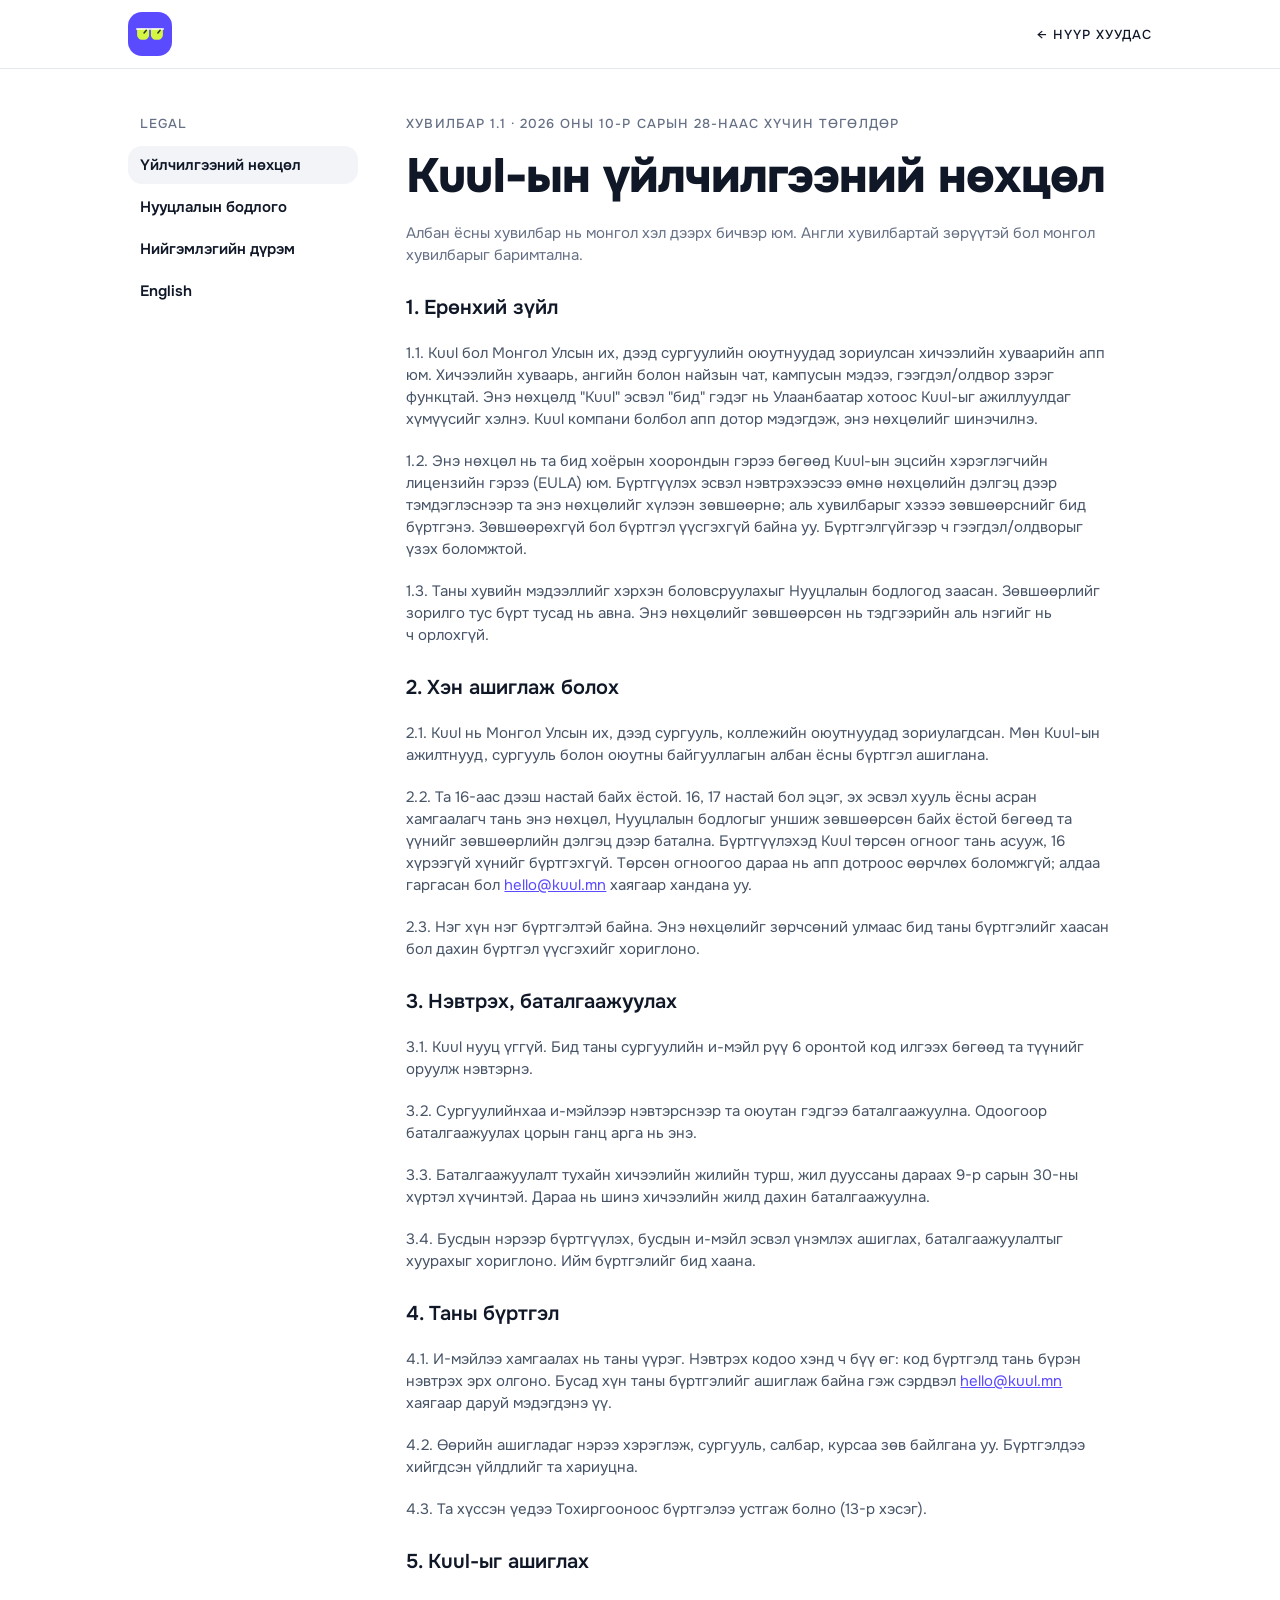
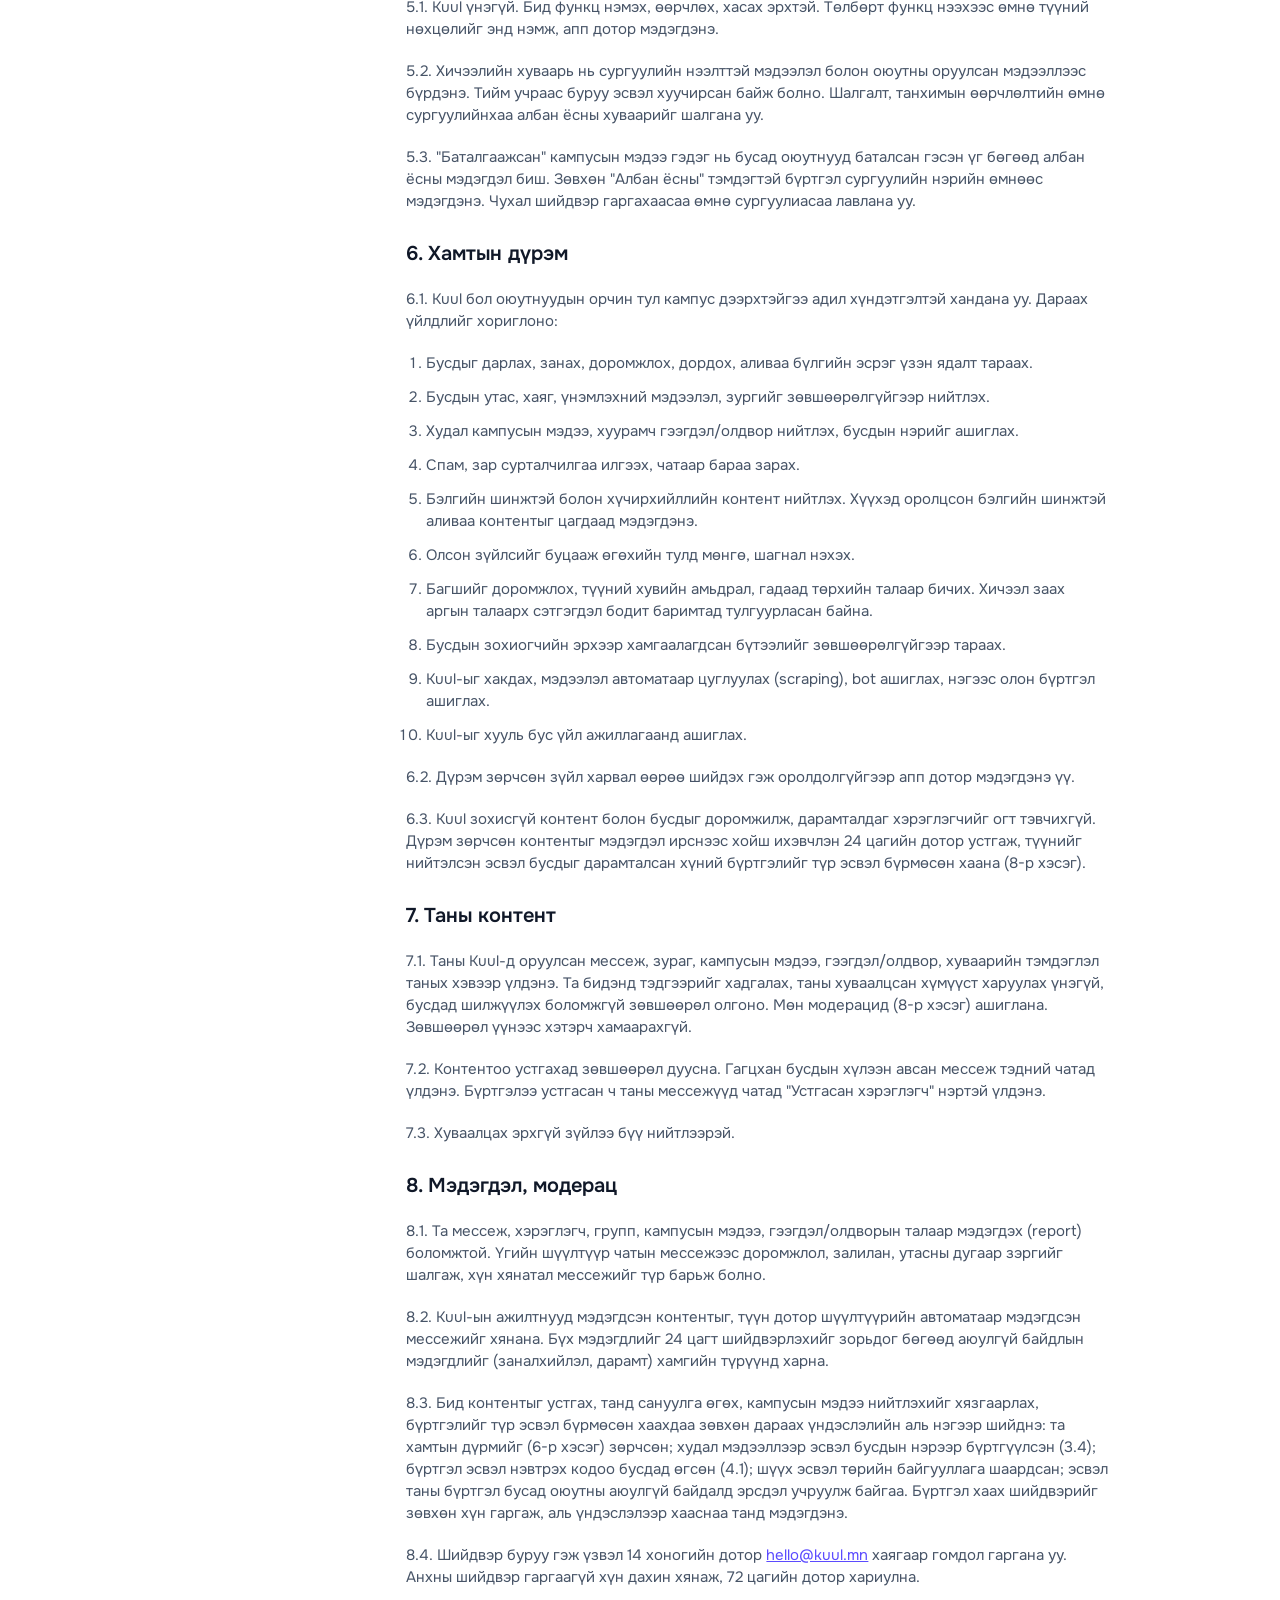
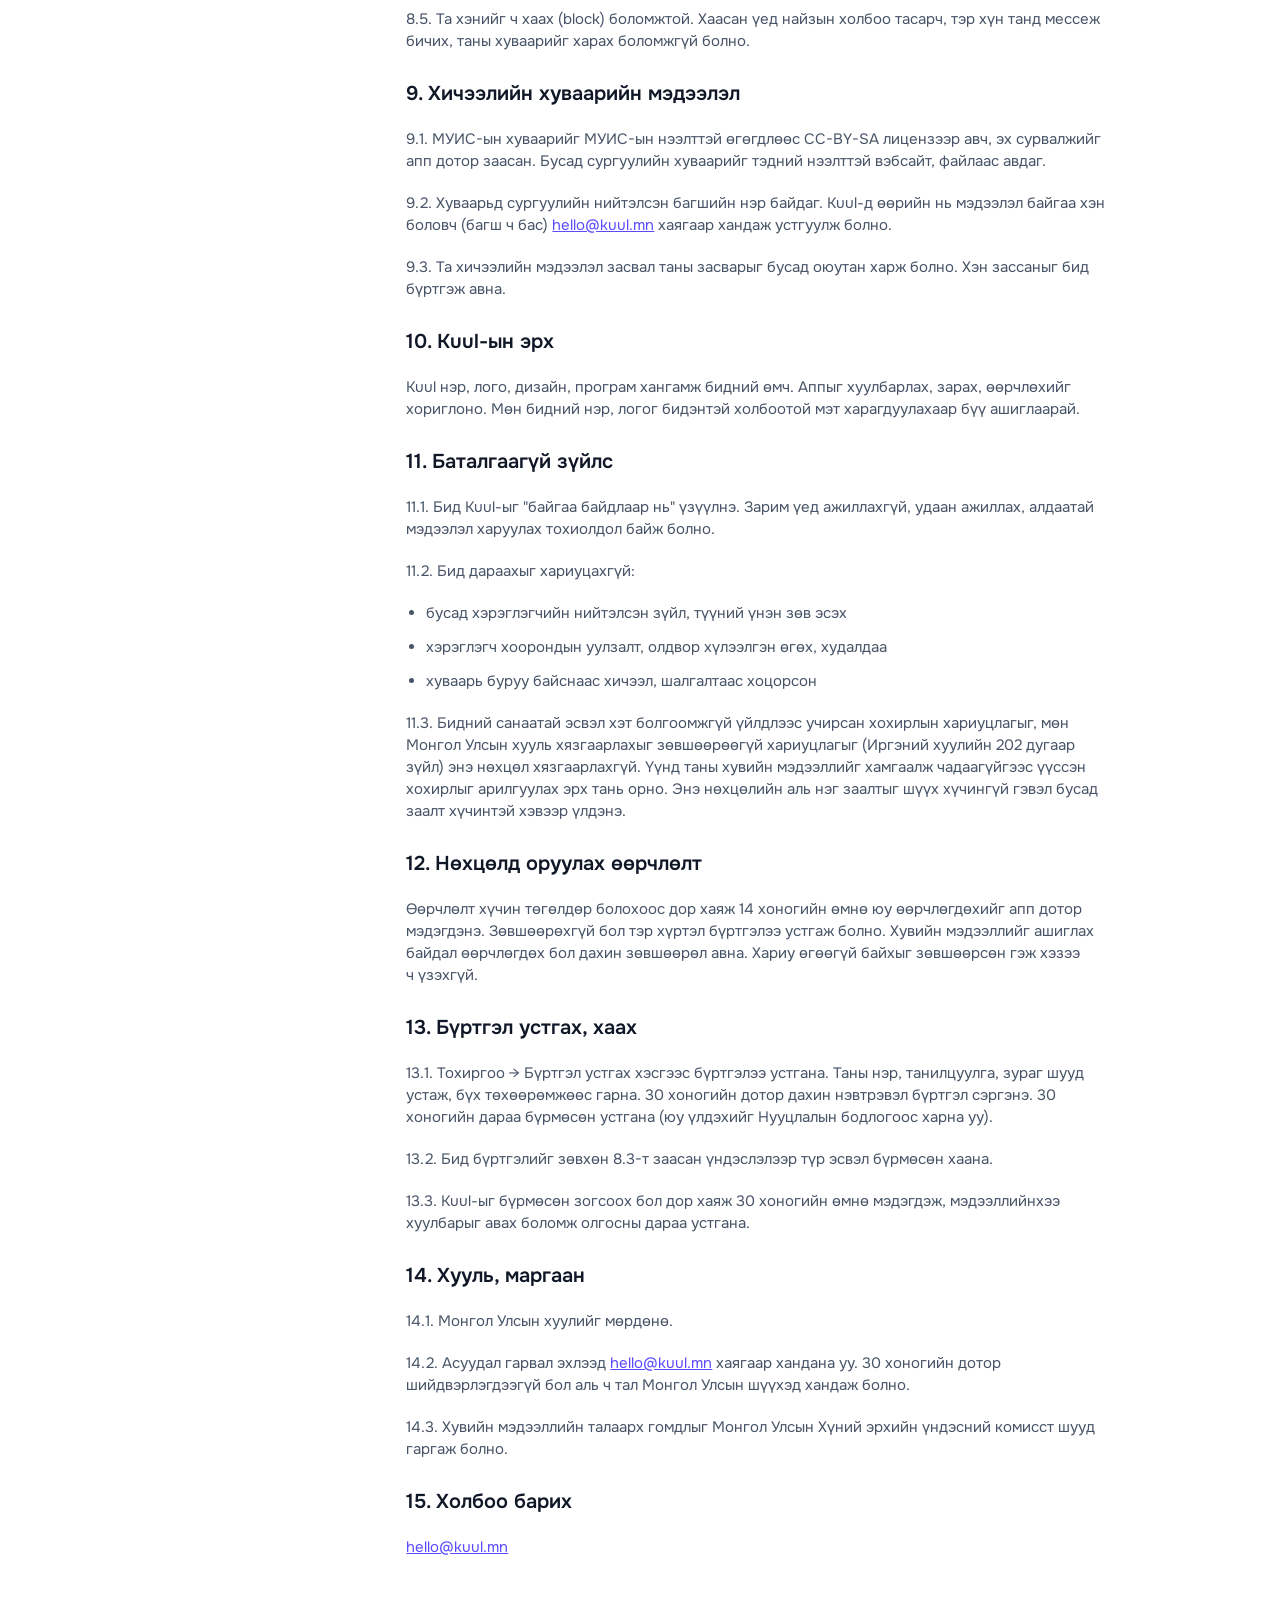
<file: terms/index.html>
<!DOCTYPE html>
<html lang="mn">
<head>
<meta charset="utf-8">
<meta name="viewport" content="width=device-width, initial-scale=1">
<title>Kuul-ын үйлчилгээний нөхцөл</title>
<link rel="icon" href="../assets/logo/app-icon-brand.svg" type="image/svg+xml">
<link rel="stylesheet" href="https://fonts.googleapis.com/css2?family=Material+Symbols+Rounded:opsz,wght,FILL,GRAD@20..48,300..700,0..1,0&icon_names=info&display=block">
<link rel="stylesheet" href="../css/colors.css">
<link rel="stylesheet" href="../css/typography.css">
<link rel="stylesheet" href="../css/spacing.css">
<link rel="stylesheet" href="../css/effects.css">
<link rel="stylesheet" href="../css/landing.css">
<link rel="stylesheet" href="../css/legal.css">
</head>
<body class="legal">
<!-- Generated by tools/build_legal.py from legal/terms.mn.md. Don't edit by hand. -->
<header class="legal-header">
  <div class="legal-header-inner">
    <a href="../" aria-label="Kuul — нүүр" class="nav-logo"><img src="../assets/logo/app-icon-brand.svg" alt="Kuul"></a>
    <a href="../" class="caps legal-back">← Нүүр хуудас</a>
  </div>
</header>
<div class="legal-layout">
  <nav class="legal-nav" aria-label="Баримт бичгүүд">
    <span class="caps">Legal</span>
    <a href="../terms/" aria-current="page"><span class="legal-nav__pill" aria-hidden="true"></span>Үйлчилгээний нөхцөл</a>
<a href="../privacy/">Нууцлалын бодлого</a>
<a href="../terms/#s6">Нийгэмлэгийн дүрэм</a>
<a href="../terms/en/" hreflang="en" lang="en">English</a>
  </nav>
  <main class="legal-main">
    <article class="legal-doc">
      <span class="caps legal-meta">Хувилбар 1.1 · 2026 оны 10-р сарын 28-наас хүчин төгөлдөр</span>
      <h1>Kuul-ын үйлчилгээний нөхцөл</h1>
<p class="lead">Албан ёсны хувилбар нь монгол хэл дээрх бичвэр юм. Англи хувилбартай зөрүүтэй бол монгол хувилбарыг баримтална.</p>
<h2 id="s1">1. Ерөнхий зүйл</h2>
<p>1.1. Kuul бол Монгол Улсын их, дээд сургуулийн оюутнуудад зориулсан хичээлийн хуваарийн апп юм. Хичээлийн хуваарь, ангийн болон найзын чат, кампусын мэдээ, гээгдэл/олдвор зэрэг функцтай. Энэ нөхцөлд "Kuul" эсвэл "бид" гэдэг нь Улаанбаатар хотоос Kuul-ыг ажиллуулдаг хүмүүсийг хэлнэ. Kuul компани болбол апп дотор мэдэгдэж, энэ нөхцөлийг шинэчилнэ.</p>
<p>1.2. Энэ нөхцөл нь та бид хоёрын хоорондын гэрээ бөгөөд Kuul-ын эцсийн хэрэглэгчийн лицензийн гэрээ (EULA) юм. Бүртгүүлэх эсвэл нэвтрэхээсээ өмнө нөхцөлийн дэлгэц дээр тэмдэглэснээр та энэ нөхцөлийг хүлээн зөвшөөрнө; аль хувилбарыг хэзээ зөвшөөрснийг бид бүртгэнэ. Зөвшөөрөхгүй бол бүртгэл үүсгэхгүй байна уу. Бүртгэлгүйгээр ч гээгдэл/олдворыг үзэх боломжтой.</p>
<p>1.3. Таны хувийн мэдээллийг хэрхэн боловсруулахыг Нууцлалын бодлогод заасан. Зөвшөөрлийг зорилго тус бүрт тусад нь авна. Энэ нөхцөлийг зөвшөөрсөн нь тэдгээрийн аль нэгийг нь ч орлохгүй.</p>
<h2 id="s2">2. Хэн ашиглаж болох</h2>
<p>2.1. Kuul нь Монгол Улсын их, дээд сургууль, коллежийн оюутнуудад зориулагдсан. Мөн Kuul-ын ажилтнууд, сургууль болон оюутны байгууллагын албан ёсны бүртгэл ашиглана.</p>
<p>2.2. Та 16-аас дээш настай байх ёстой. 16, 17 настай бол эцэг, эх эсвэл хууль ёсны асран хамгаалагч тань энэ нөхцөл, Нууцлалын бодлогыг уншиж зөвшөөрсөн байх ёстой бөгөөд та үүнийг зөвшөөрлийн дэлгэц дээр батална. Бүртгүүлэхэд Kuul төрсөн огноог тань асууж, 16 хүрээгүй хүнийг бүртгэхгүй. Төрсөн огноогоо дараа нь апп дотроос өөрчлөх боломжгүй; алдаа гаргасан бол <a href="mailto:hello@kuul.mn">hello@kuul.mn</a> хаягаар хандана уу.</p>
<p>2.3. Нэг хүн нэг бүртгэлтэй байна. Энэ нөхцөлийг зөрчсөний улмаас бид таны бүртгэлийг хаасан бол дахин бүртгэл үүсгэхийг хориглоно.</p>
<h2 id="s3">3. Нэвтрэх, баталгаажуулах</h2>
<p>3.1. Kuul нууц үггүй. Бид таны сургуулийн и-мэйл рүү 6 оронтой код илгээх бөгөөд та түүнийг оруулж нэвтэрнэ.</p>
<p>3.2. Сургуулийнхаа и-мэйлээр нэвтэрснээр та оюутан гэдгээ баталгаажуулна. Одоогоор баталгаажуулах цорын ганц арга нь энэ.</p>
<p>3.3. Баталгаажуулалт тухайн хичээлийн жилийн турш, жил дууссаны дараах 9-р сарын 30-ны хүртэл хүчинтэй. Дараа нь шинэ хичээлийн жилд дахин баталгаажуулна.</p>
<p>3.4. Бусдын нэрээр бүртгүүлэх, бусдын и-мэйл эсвэл үнэмлэх ашиглах, баталгаажуулалтыг хуурахыг хориглоно. Ийм бүртгэлийг бид хаана.</p>
<h2 id="s4">4. Таны бүртгэл</h2>
<p>4.1. И-мэйлээ хамгаалах нь таны үүрэг. Нэвтрэх кодоо хэнд ч бүү өг: код бүртгэлд тань бүрэн нэвтрэх эрх олгоно. Бусад хүн таны бүртгэлийг ашиглаж байна гэж сэрдвэл <a href="mailto:hello@kuul.mn">hello@kuul.mn</a> хаягаар даруй мэдэгдэнэ үү.</p>
<p>4.2. Өөрийн ашигладаг нэрээ хэрэглэж, сургууль, салбар, курсаа зөв байлгана уу. Бүртгэлдээ хийгдсэн үйлдлийг та хариуцна.</p>
<p>4.3. Та хүссэн үедээ Тохиргооноос бүртгэлээ устгаж болно (13-р хэсэг).</p>
<h2 id="s5">5. Kuul-ыг ашиглах</h2>
<p>5.1. Kuul үнэгүй. Бид функц нэмэх, өөрчлөх, хасах эрхтэй. Төлбөрт функц нээхээс өмнө түүний нөхцөлийг энд нэмж, апп дотор мэдэгдэнэ.</p>
<p>5.2. Хичээлийн хуваарь нь сургуулийн нээлттэй мэдээлэл болон оюутны оруулсан мэдээллээс бүрдэнэ. Тийм учраас буруу эсвэл хуучирсан байж болно. Шалгалт, танхимын өөрчлөлтийн өмнө сургуулийнхаа албан ёсны хуваарийг шалгана уу.</p>
<p>5.3. "Баталгаажсан" кампусын мэдээ гэдэг нь бусад оюутнууд баталсан гэсэн үг бөгөөд албан ёсны мэдэгдэл биш. Зөвхөн "Албан ёсны" тэмдэгтэй бүртгэл сургуулийн нэрийн өмнөөс мэдэгдэнэ. Чухал шийдвэр гаргахаасаа өмнө сургуулиасаа лавлана уу.</p>
<h2 id="s6">6. Хамтын дүрэм</h2>
<p>6.1. Kuul бол оюутнуудын орчин тул кампус дээрхтэйгээ адил хүндэтгэлтэй хандана уу. Дараах үйлдлийг хориглоно:</p>
<ol><li>Бусдыг дарлах, занах, доромжлох, дордох, аливаа бүлгийн эсрэг үзэн ядалт тараах.</li><li>Бусдын утас, хаяг, үнэмлэхний мэдээлэл, зургийг зөвшөөрөлгүйгээр нийтлэх.</li><li>Худал кампусын мэдээ, хуурамч гээгдэл/олдвор нийтлэх, бусдын нэрийг ашиглах.</li><li>Спам, зар сурталчилгаа илгээх, чатаар бараа зарах.</li><li>Бэлгийн шинжтэй болон хүчирхийллийн контент нийтлэх. Хүүхэд оролцсон бэлгийн шинжтэй аливаа контентыг цагдаад мэдэгдэнэ.</li><li>Олсон зүйлсийг буцааж өгөхийн тулд мөнгө, шагнал нэхэх.</li><li>Багшийг доромжлох, түүний хувийн амьдрал, гадаад төрхийн талаар бичих. Хичээл заах аргын талаарх сэтгэгдэл бодит баримтад тулгуурласан байна.</li><li>Бусдын зохиогчийн эрхээр хамгаалагдсан бүтээлийг зөвшөөрөлгүйгээр тараах.</li><li>Kuul-ыг хакдах, мэдээлэл автоматаар цуглуулах (scraping), bot ашиглах, нэгээс олон бүртгэл ашиглах.</li><li>Kuul-ыг хууль бус үйл ажиллагаанд ашиглах.</li></ol>
<p>6.2. Дүрэм зөрчсөн зүйл харвал өөрөө шийдэх гэж оролдолгүйгээр апп дотор мэдэгдэнэ үү.</p>
<p>6.3. Kuul зохисгүй контент болон бусдыг доромжилж, дарамталдаг хэрэглэгчийг огт тэвчихгүй. Дүрэм зөрчсөн контентыг мэдэгдэл ирснээс хойш ихэвчлэн 24 цагийн дотор устгаж, түүнийг нийтэлсэн эсвэл бусдыг дарамталсан хүний бүртгэлийг түр эсвэл бүрмөсөн хаана (8-р хэсэг).</p>
<h2 id="s7">7. Таны контент</h2>
<p>7.1. Таны Kuul-д оруулсан мессеж, зураг, кампусын мэдээ, гээгдэл/олдвор, хуваарийн тэмдэглэл таных хэвээр үлдэнэ. Та бидэнд тэдгээрийг хадгалах, таны хуваалцсан хүмүүст харуулах үнэгүй, бусдад шилжүүлэх боломжгүй зөвшөөрөл олгоно. Мөн модерацид (8-р хэсэг) ашиглана. Зөвшөөрөл үүнээс хэтэрч хамаарахгүй.</p>
<p>7.2. Контентоо устгахад зөвшөөрөл дуусна. Гагцхан бусдын хүлээн авсан мессеж тэдний чатад үлдэнэ. Бүртгэлээ устгасан ч таны мессежүүд чатад "Устгасан хэрэглэгч" нэртэй үлдэнэ.</p>
<p>7.3. Хуваалцах эрхгүй зүйлээ бүү нийтлээрэй.</p>
<h2 id="s8">8. Мэдэгдэл, модерац</h2>
<p>8.1. Та мессеж, хэрэглэгч, групп, кампусын мэдээ, гээгдэл/олдворын талаар мэдэгдэх (report) боломжтой. Үгийн шүүлтүүр чатын мессежээс доромжлол, залилан, утасны дугаар зэргийг шалгаж, хүн хянатал мессежийг түр барьж болно.</p>
<p>8.2. Kuul-ын ажилтнууд мэдэгдсэн контентыг, түүн дотор шүүлтүүрийн автоматаар мэдэгдсэн мессежийг хянана. Бүх мэдэгдлийг 24 цагт шийдвэрлэхийг зорьдог бөгөөд аюулгүй байдлын мэдэгдлийг (заналхийлэл, дарамт) хамгийн түрүүнд харна.</p>
<p>8.3. Бид контентыг устгах, танд сануулга өгөх, кампусын мэдээ нийтлэхийг хязгаарлах, бүртгэлийг түр эсвэл бүрмөсөн хаахдаа зөвхөн дараах үндэслэлийн аль нэгээр шийднэ: та хамтын дүрмийг (6-р хэсэг) зөрчсөн; худал мэдээллээр эсвэл бусдын нэрээр бүртгүүлсэн (3.4); бүртгэл эсвэл нэвтрэх кодоо бусдад өгсөн (4.1); шүүх эсвэл төрийн байгууллага шаардсан; эсвэл таны бүртгэл бусад оюутны аюулгүй байдалд эрсдэл учруулж байгаа. Бүртгэл хаах шийдвэрийг зөвхөн хүн гаргаж, аль үндэслэлээр хааснаа танд мэдэгдэнэ.</p>
<p>8.4. Шийдвэр буруу гэж үзвэл 14 хоногийн дотор <a href="mailto:hello@kuul.mn">hello@kuul.mn</a> хаягаар гомдол гаргана уу. Анхны шийдвэр гаргаагүй хүн дахин хянаж, 72 цагийн дотор хариулна.</p>
<p>8.5. Та хэнийг ч хаах (block) боломжтой. Хаасан үед найзын холбоо тасарч, тэр хүн танд мессеж бичих, таны хуваарийг харах боломжгүй болно.</p>
<h2 id="s9">9. Хичээлийн хуваарийн мэдээлэл</h2>
<p>9.1. МУИС-ын хуваарийг МУИС-ын нээлттэй өгөгдлөөс CC-BY-SA лицензээр авч, эх сурвалжийг апп дотор заасан. Бусад сургуулийн хуваарийг тэдний нээлттэй вэбсайт, файлаас авдаг.</p>
<p>9.2. Хуваарьд сургуулийн нийтэлсэн багшийн нэр байдаг. Kuul-д өөрийн нь мэдээлэл байгаа хэн боловч (багш ч бас) <a href="mailto:hello@kuul.mn">hello@kuul.mn</a> хаягаар хандаж устгуулж болно.</p>
<p>9.3. Та хичээлийн мэдээлэл засвал таны засварыг бусад оюутан харж болно. Хэн зассаныг бид бүртгэж авна.</p>
<h2 id="s10">10. Kuul-ын эрх</h2>
<p>Kuul нэр, лого, дизайн, програм хангамж бидний өмч. Аппыг хуулбарлах, зарах, өөрчлөхийг хориглоно. Мөн бидний нэр, логог бидэнтэй холбоотой мэт харагдуулахаар бүү ашиглаарай.</p>
<h2 id="s11">11. Баталгаагүй зүйлс</h2>
<p>11.1. Бид Kuul-ыг "байгаа байдлаар нь" үзүүлнэ. Зарим үед ажиллахгүй, удаан ажиллах, алдаатай мэдээлэл харуулах тохиолдол байж болно.</p>
<p>11.2. Бид дараахыг хариуцахгүй:</p>
<ul><li>бусад хэрэглэгчийн нийтэлсэн зүйл, түүний үнэн зөв эсэх</li><li>хэрэглэгч хоорондын уулзалт, олдвор хүлээлгэн өгөх, худалдаа</li><li>хуваарь буруу байснаас хичээл, шалгалтаас хоцорсон</li></ul>
<p>11.3. Бидний санаатай эсвэл хэт болгоомжгүй үйлдлээс учирсан хохирлын хариуцлагыг, мөн Монгол Улсын хууль хязгаарлахыг зөвшөөрөөгүй хариуцлагыг (Иргэний хуулийн 202 дугаар зүйл) энэ нөхцөл хязгаарлахгүй. Үүнд таны хувийн мэдээллийг хамгаалж чадаагүйгээс үүссэн хохирлыг арилгуулах эрх тань орно. Энэ нөхцөлийн аль нэг заалтыг шүүх хүчингүй гэвэл бусад заалт хүчинтэй хэвээр үлдэнэ.</p>
<h2 id="s12">12. Нөхцөлд оруулах өөрчлөлт</h2>
<p>Өөрчлөлт хүчин төгөлдөр болохоос дор хаяж 14 хоногийн өмнө юу өөрчлөгдөхийг апп дотор мэдэгдэнэ. Зөвшөөрөхгүй бол тэр хүртэл бүртгэлээ устгаж болно. Хувийн мэдээллийг ашиглах байдал өөрчлөгдөх бол дахин зөвшөөрөл авна. Хариу өгөөгүй байхыг зөвшөөрсөн гэж хэзээ ч үзэхгүй.</p>
<h2 id="s13">13. Бүртгэл устгах, хаах</h2>
<p>13.1. Тохиргоо → Бүртгэл устгах хэсгээс бүртгэлээ устгана. Таны нэр, танилцуулга, зураг шууд устаж, бүх төхөөрөмжөөс гарна. 30 хоногийн дотор дахин нэвтрэвэл бүртгэл сэргэнэ. 30 хоногийн дараа бүрмөсөн устгана (юу үлдэхийг Нууцлалын бодлогоос харна уу).</p>
<p>13.2. Бид бүртгэлийг зөвхөн 8.3-т заасан үндэслэлээр түр эсвэл бүрмөсөн хаана.</p>
<p>13.3. Kuul-ыг бүрмөсөн зогсоох бол дор хаяж 30 хоногийн өмнө мэдэгдэж, мэдээллийнхээ хуулбарыг авах боломж олгосны дараа устгана.</p>
<h2 id="s14">14. Хууль, маргаан</h2>
<p>14.1. Монгол Улсын хуулийг мөрдөнө.</p>
<p>14.2. Асуудал гарвал эхлээд <a href="mailto:hello@kuul.mn">hello@kuul.mn</a> хаягаар хандана уу. 30 хоногийн дотор шийдвэрлэгдээгүй бол аль ч тал Монгол Улсын шүүхэд хандаж болно.</p>
<p>14.3. Хувийн мэдээллийн талаарх гомдлыг Монгол Улсын Хүний эрхийн үндэсний комисст шууд гаргаж болно.</p>
<h2 id="s15">15. Холбоо барих</h2>
<p><a href="mailto:hello@kuul.mn">hello@kuul.mn</a></p>
    </article>
  </main>
</div>
</body>
</html>
</file>
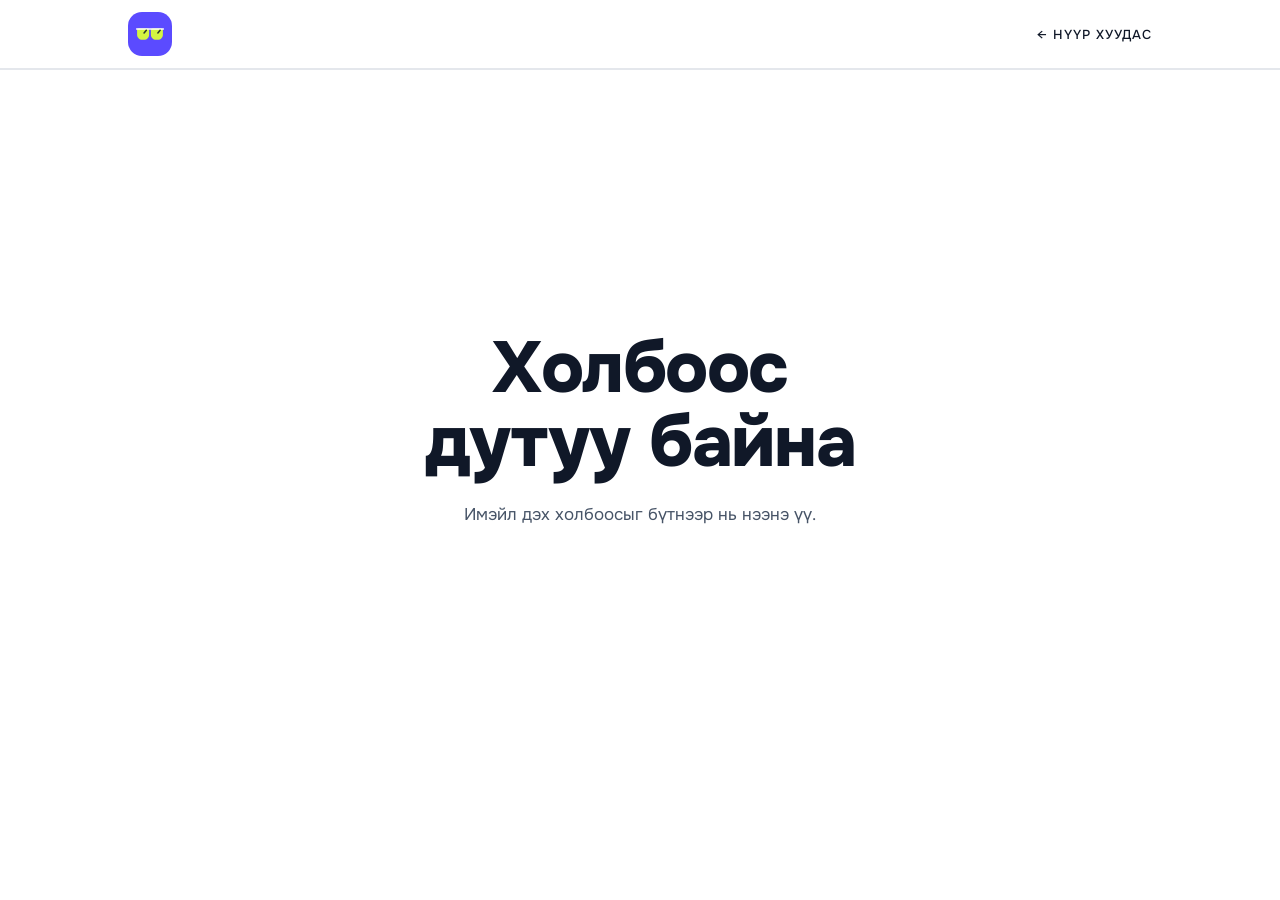
<file: unsubscribe/index.html>
<!DOCTYPE html>
<html lang="mn">
<head>
<meta charset="utf-8">
<meta name="viewport" content="width=device-width, initial-scale=1">
<meta name="robots" content="noindex">
<title>Kuul — жагсаалтаас гарах</title>
<link rel="icon" href="../assets/logo/app-icon-brand.svg" type="image/svg+xml">
<link rel="stylesheet" href="https://fonts.googleapis.com/css2?family=Material+Symbols+Rounded:opsz,wght,FILL,GRAD@20..48,300..700,0..1,0&icon_names=check&display=block">
<link rel="stylesheet" href="../css/colors.css">
<link rel="stylesheet" href="../css/typography.css">
<link rel="stylesheet" href="../css/spacing.css">
<link rel="stylesheet" href="../css/effects.css">
<link rel="stylesheet" href="../css/landing.css">
<link rel="stylesheet" href="../css/legal.css">
</head>
<body class="legal">
<!-- The link in waitlist emails lands here. Unsubscribing takes a press, not just the visit:
     mail scanners open every link in a message. -->
<header class="legal-header">
  <div class="legal-header-inner">
    <a href="../" aria-label="Kuul — нүүр" class="nav-logo"><img src="../assets/logo/app-icon-brand.svg" alt="Kuul"></a>
    <a href="../" class="caps legal-back">← Нүүр хуудас</a>
  </div>
</header>
<main class="join">
  <div class="join-inner">
    <h2>Жагсаалтаас гарах уу?</h2>
    <p id="unsub-text">Kuul нээгдэхэд ирэх имэйлийг цаашид авахгүй.</p>
    <button class="join-cta" id="unsub" type="button">Жагсаалтаас гарах</button>
  </div>
</main>
<script>
(function () {
  const token = new URLSearchParams(location.search).get("t") || "";
  const API = /^(localhost|127\.0\.0\.1)$/.test(location.hostname) ? "http://localhost:4000/v1" : "https://api.kuul.mn/v1";
  const btn = document.getElementById("unsub"), text = document.getElementById("unsub-text"), h = document.querySelector("h2");
  const fail = msg => { text.textContent = msg; btn.disabled = false; };
  if (!token) { h.textContent = "Холбоос дутуу байна"; text.textContent = "Имэйл дэх холбоосыг бүтнээр нь нээнэ үү."; btn.hidden = true; return; }
  btn.addEventListener("click", async () => {
    btn.disabled = true;
    try {
      const res = await fetch(API + "/waitlist/unsubscribe", {
        method: "POST",
        headers: { "content-type": "application/json" },
        body: JSON.stringify({ token }),
      });
      if (res.ok) { h.textContent = "Жагсаалтаас гарлаа"; text.textContent = "Имэйл хаягийг чинь устгалаа, Kuul-ээс өөр имэйл ирэхгүй. Бодлоо өөрчилбөл нүүр хуудаснаас дахин бүртгүүлээрэй."; btn.hidden = true; return; }
      fail(res.status === 404 || res.status === 400 ? "Энэ холбоос хүчингүй байна." : "Алдаа гарлаа. Дахин оролдоно уу.");
    } catch {
      fail("Холбогдож чадсангүй. Дахин оролдоно уу.");
    }
  });
})();
</script>
</body>
</html>
</file>
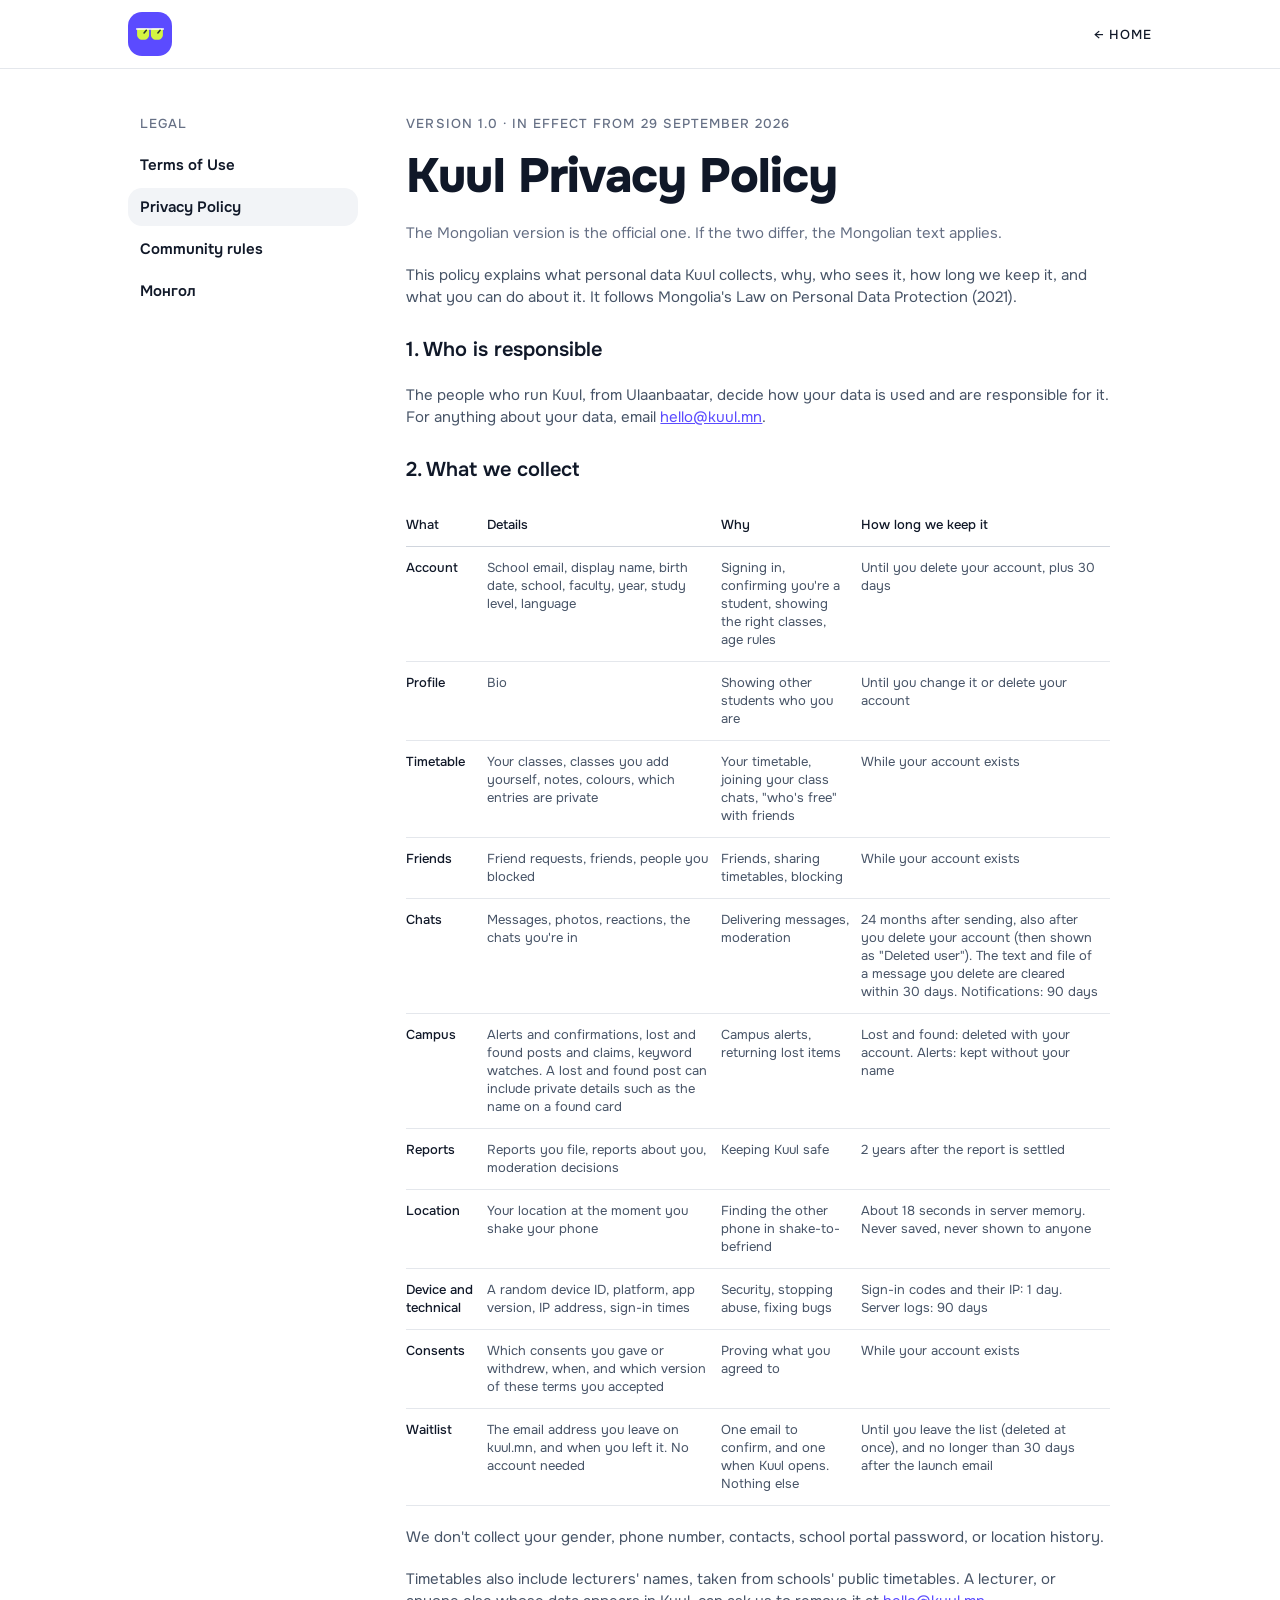
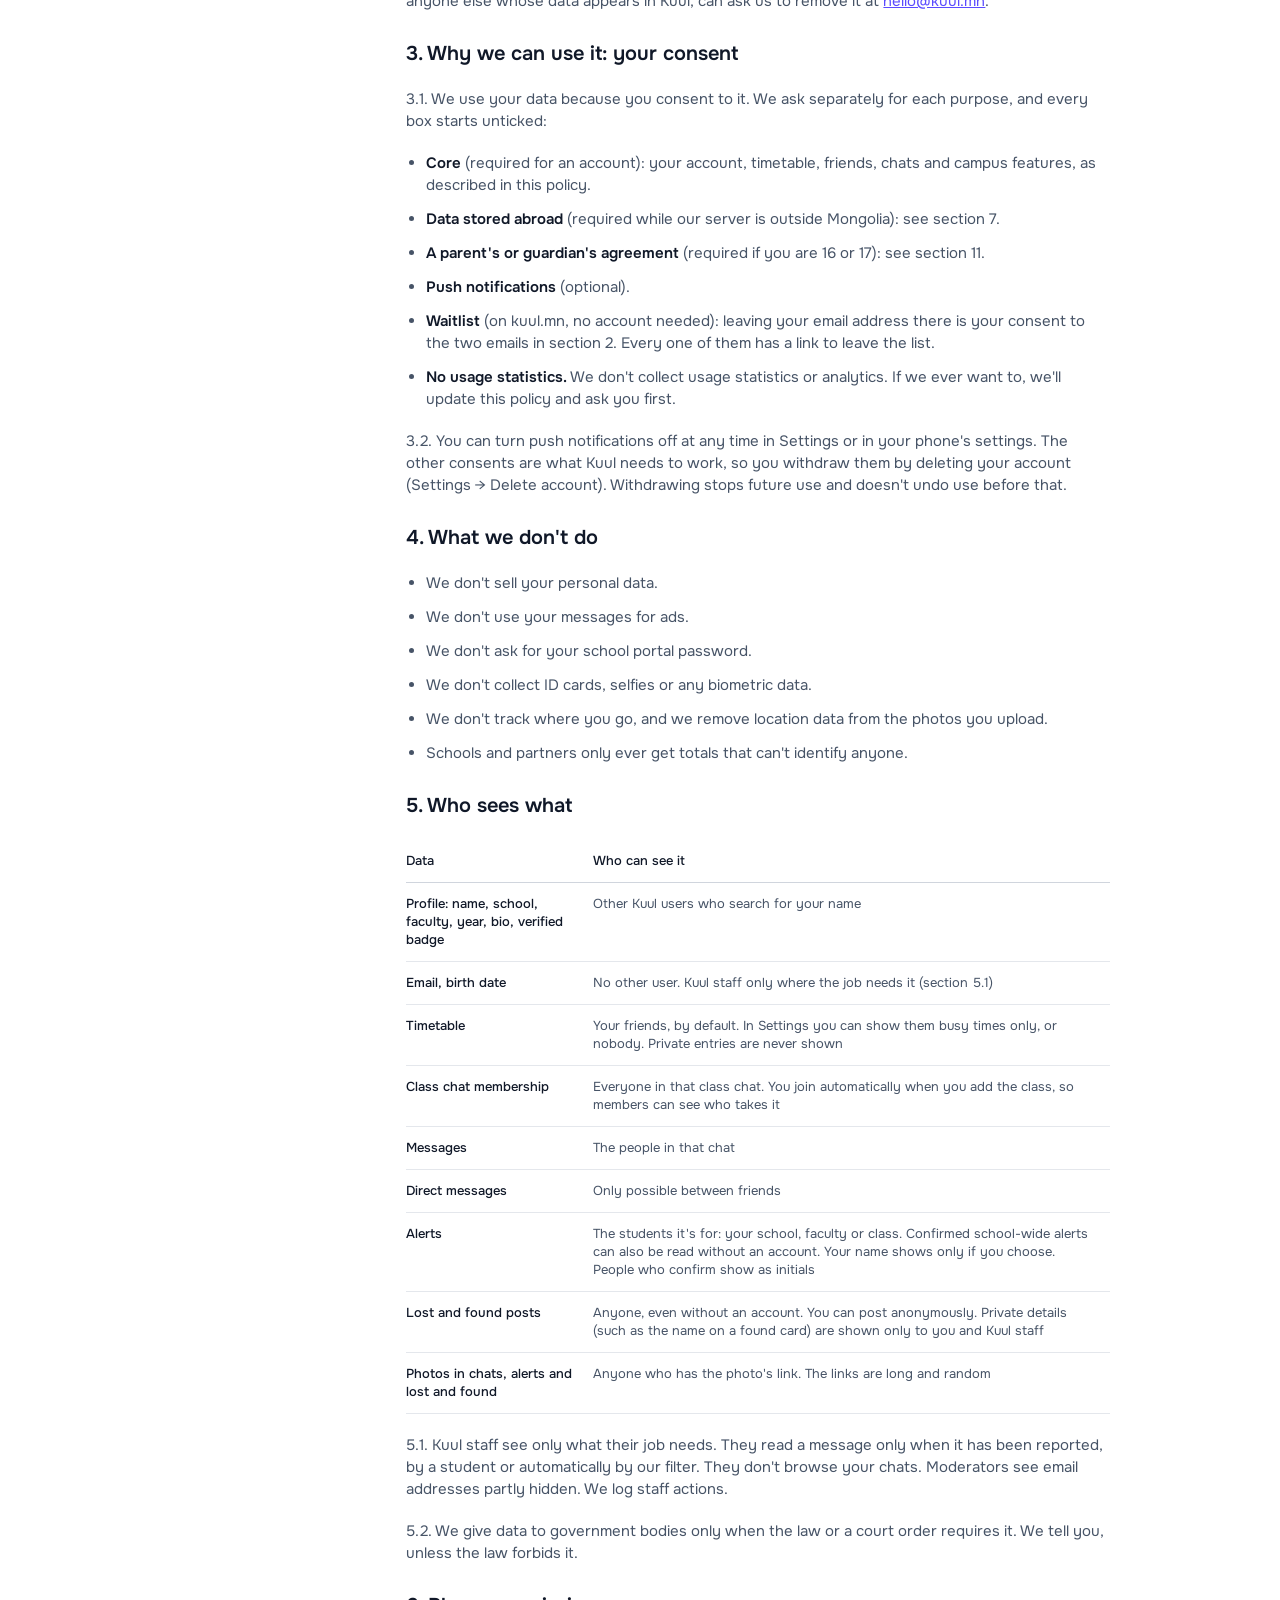
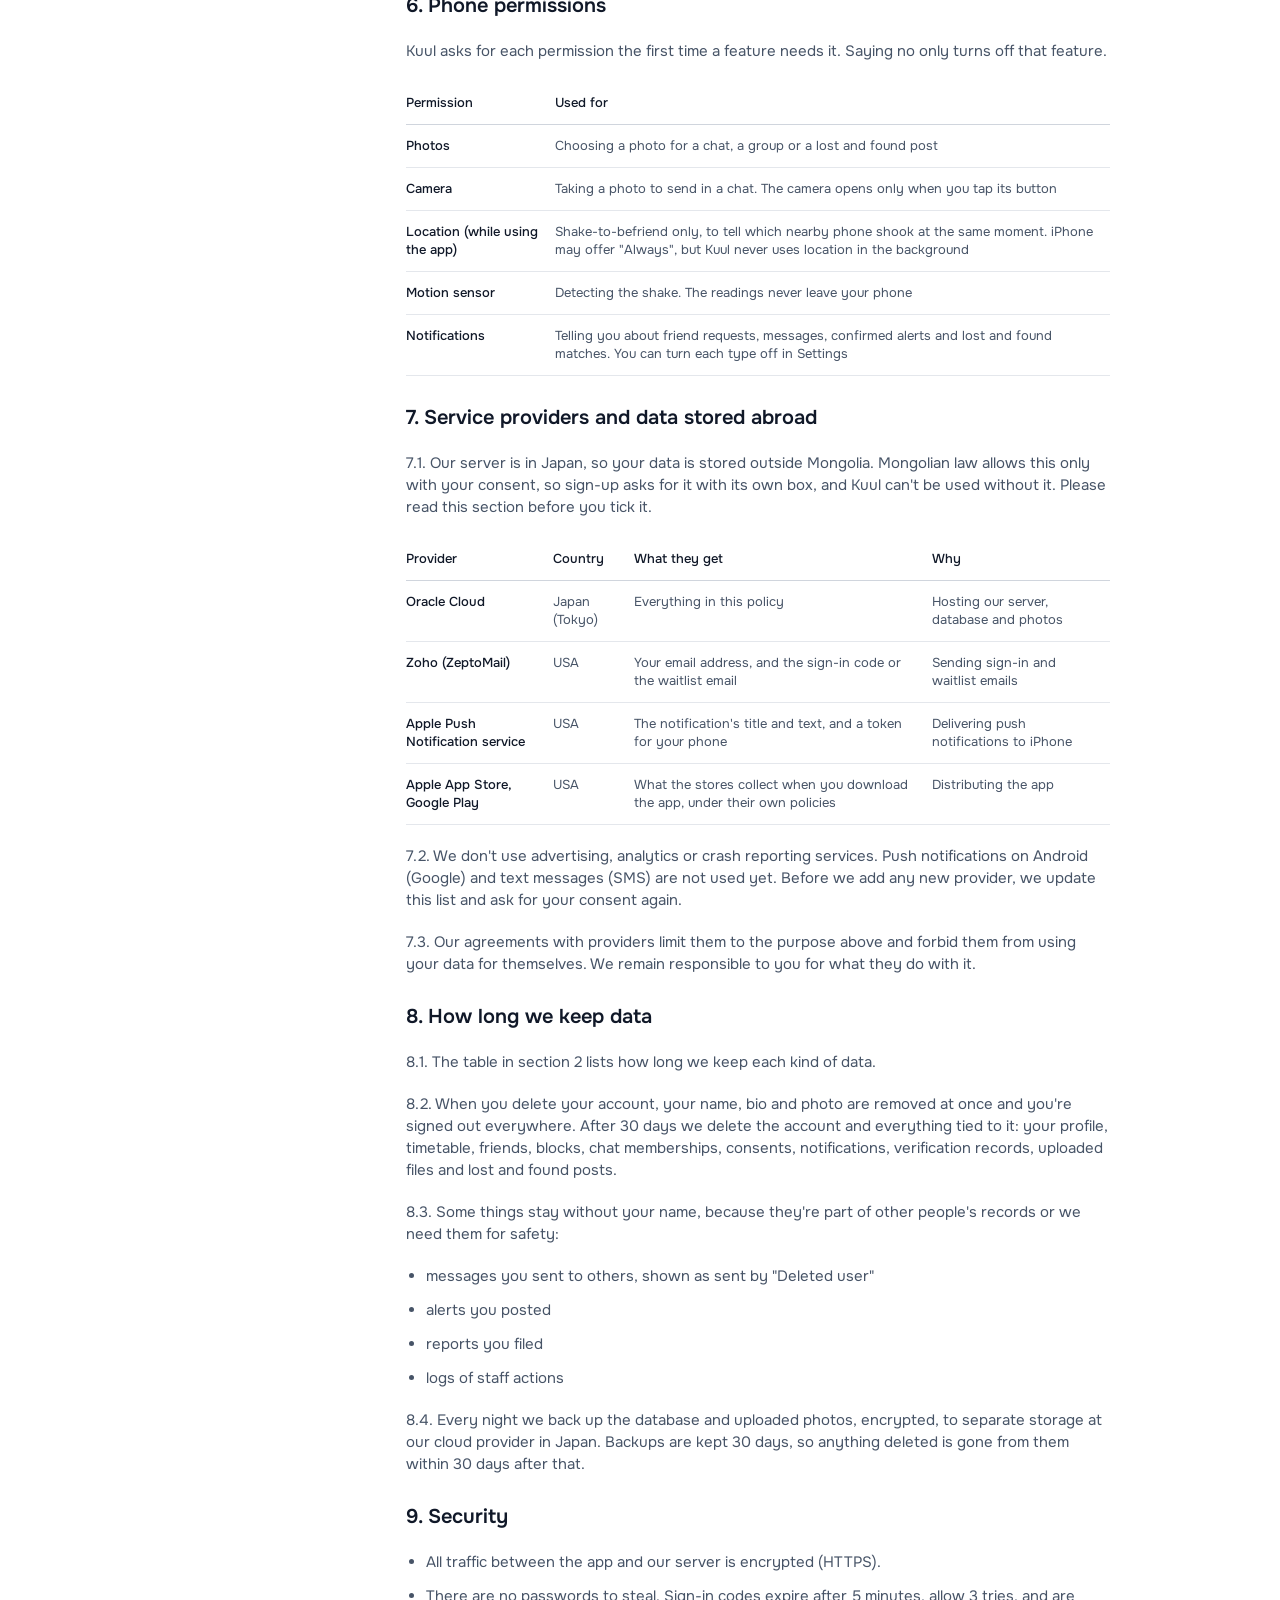
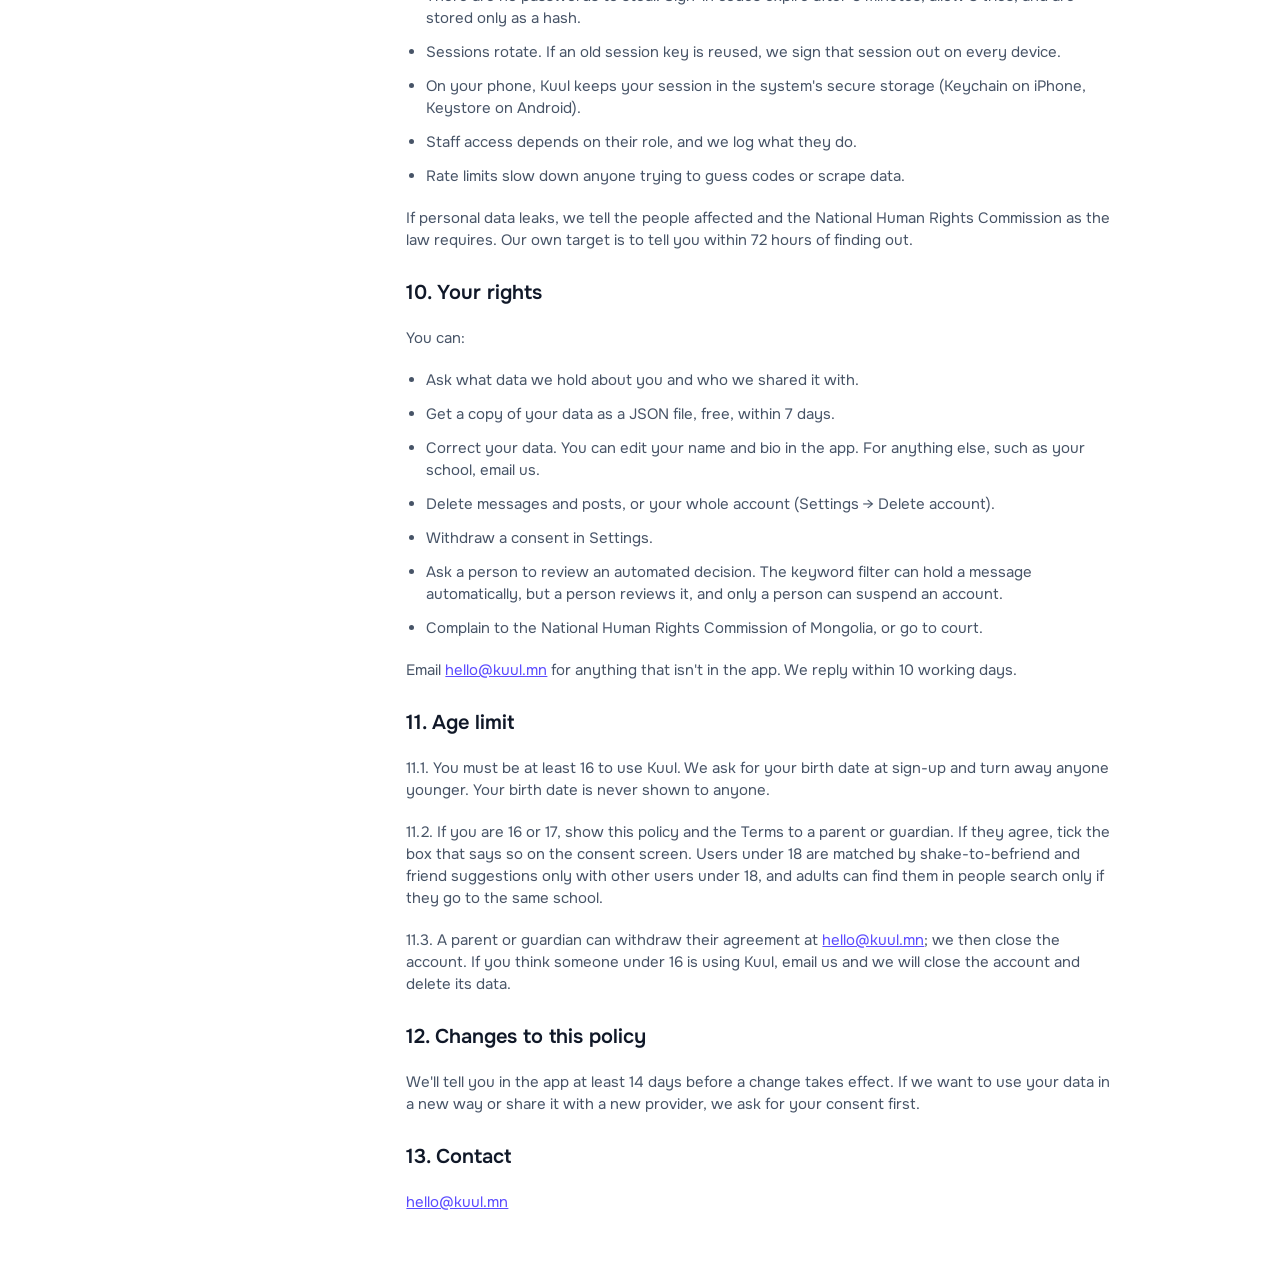
<file: privacy/en/index.html>
<!DOCTYPE html>
<html lang="en">
<head>
<meta charset="utf-8">
<meta name="viewport" content="width=device-width, initial-scale=1">
<title>Kuul Privacy Policy</title>
<link rel="icon" href="../../assets/logo/app-icon-brand.svg" type="image/svg+xml">
<link rel="stylesheet" href="https://fonts.googleapis.com/css2?family=Material+Symbols+Rounded:opsz,wght,FILL,GRAD@20..48,300..700,0..1,0&icon_names=info&display=block">
<link rel="stylesheet" href="../../css/colors.css">
<link rel="stylesheet" href="../../css/typography.css">
<link rel="stylesheet" href="../../css/spacing.css">
<link rel="stylesheet" href="../../css/effects.css">
<link rel="stylesheet" href="../../css/landing.css">
<link rel="stylesheet" href="../../css/legal.css">
</head>
<body class="legal">
<!-- Generated by tools/build_legal.py from legal/privacy.en.md. Don't edit by hand. -->
<header class="legal-header">
  <div class="legal-header-inner">
    <a href="../../" aria-label="Kuul — home" class="nav-logo"><img src="../../assets/logo/app-icon-brand.svg" alt="Kuul"></a>
    <a href="../../" class="caps legal-back">← Home</a>
  </div>
</header>
<div class="legal-layout">
  <nav class="legal-nav" aria-label="Documents">
    <span class="caps">Legal</span>
    <a href="../../terms/en/">Terms of Use</a>
<a href="../../privacy/en/" aria-current="page"><span class="legal-nav__pill" aria-hidden="true"></span>Privacy Policy</a>
<a href="../../terms/en/#s6">Community rules</a>
<a href="../../privacy/" hreflang="mn" lang="mn">Монгол</a>
  </nav>
  <main class="legal-main">
    <article class="legal-doc">
      <span class="caps legal-meta">Version 1.0 · In effect from 29 September 2026</span>
      <h1>Kuul Privacy Policy</h1>
<p class="lead">The Mongolian version is the official one. If the two differ, the Mongolian text applies.</p>
<p>This policy explains what personal data Kuul collects, why, who sees it, how long we keep it, and what you can do about it. It follows Mongolia's Law on Personal Data Protection (2021).</p>
<h2 id="s1">1. Who is responsible</h2>
<p>The people who run Kuul, from Ulaanbaatar, decide how your data is used and are responsible for it. For anything about your data, email <a href="mailto:hello@kuul.mn">hello@kuul.mn</a>.</p>
<h2 id="s2">2. What we collect</h2>
<div class="table-wrap"><table><thead><tr><th>What</th><th>Details</th><th>Why</th><th>How long we keep it</th></tr></thead><tbody><tr><td>Account</td><td>School email, display name, birth date, school, faculty, year, study level, language</td><td>Signing in, confirming you're a student, showing the right classes, age rules</td><td>Until you delete your account, plus 30 days</td></tr><tr><td>Profile</td><td>Bio</td><td>Showing other students who you are</td><td>Until you change it or delete your account</td></tr><tr><td>Timetable</td><td>Your classes, classes you add yourself, notes, colours, which entries are private</td><td>Your timetable, joining your class chats, "who's free" with friends</td><td>While your account exists</td></tr><tr><td>Friends</td><td>Friend requests, friends, people you blocked</td><td>Friends, sharing timetables, blocking</td><td>While your account exists</td></tr><tr><td>Chats</td><td>Messages, photos, reactions, the chats you're in</td><td>Delivering messages, moderation</td><td>24 months after sending, also after you delete your account (then shown as "Deleted user"). The text and file of a message you delete are cleared within 30 days. Notifications: 90 days</td></tr><tr><td>Campus</td><td>Alerts and confirmations, lost and found posts and claims, keyword watches. A lost and found post can include private details such as the name on a found card</td><td>Campus alerts, returning lost items</td><td>Lost and found: deleted with your account. Alerts: kept without your name</td></tr><tr><td>Reports</td><td>Reports you file, reports about you, moderation decisions</td><td>Keeping Kuul safe</td><td>2 years after the report is settled</td></tr><tr><td>Location</td><td>Your location at the moment you shake your phone</td><td>Finding the other phone in shake-to-befriend</td><td>About 18 seconds in server memory. Never saved, never shown to anyone</td></tr><tr><td>Device and technical</td><td>A random device ID, platform, app version, IP address, sign-in times</td><td>Security, stopping abuse, fixing bugs</td><td>Sign-in codes and their IP: 1 day. Server logs: 90 days</td></tr><tr><td>Consents</td><td>Which consents you gave or withdrew, when, and which version of these terms you accepted</td><td>Proving what you agreed to</td><td>While your account exists</td></tr><tr><td>Waitlist</td><td>The email address you leave on kuul.mn, and when you left it. No account needed</td><td>One email to confirm, and one when Kuul opens. Nothing else</td><td>Until you leave the list (deleted at once), and no longer than 30 days after the launch email</td></tr></tbody></table></div>
<p>We don't collect your gender, phone number, contacts, school portal password, or location history.</p>
<p>Timetables also include lecturers' names, taken from schools' public timetables. A lecturer, or anyone else whose data appears in Kuul, can ask us to remove it at <a href="mailto:hello@kuul.mn">hello@kuul.mn</a>.</p>
<h2 id="s3">3. Why we can use it: your consent</h2>
<p>3.1. We use your data because you consent to it. We ask separately for each purpose, and every box starts unticked:</p>
<ul><li><strong>Core</strong> (required for an account): your account, timetable, friends, chats and campus features, as described in this policy.</li><li><strong>Data stored abroad</strong> (required while our server is outside Mongolia): see section 7.</li><li><strong>A parent's or guardian's agreement</strong> (required if you are 16 or 17): see section 11.</li><li><strong>Push notifications</strong> (optional).</li><li><strong>Waitlist</strong> (on kuul.mn, no account needed): leaving your email address there is your consent to the two emails in section 2. Every one of them has a link to leave the list.</li><li><strong>No usage statistics.</strong> We don't collect usage statistics or analytics. If we ever want to, we'll update this policy and ask you first.</li></ul>
<p>3.2. You can turn push notifications off at any time in Settings or in your phone's settings. The other consents are what Kuul needs to work, so you withdraw them by deleting your account (Settings → Delete account). Withdrawing stops future use and doesn't undo use before that.</p>
<h2 id="s4">4. What we don't do</h2>
<ul><li>We don't sell your personal data.</li><li>We don't use your messages for ads.</li><li>We don't ask for your school portal password.</li><li>We don't collect ID cards, selfies or any biometric data.</li><li>We don't track where you go, and we remove location data from the photos you upload.</li><li>Schools and partners only ever get totals that can't identify anyone.</li></ul>
<h2 id="s5">5. Who sees what</h2>
<div class="table-wrap"><table><thead><tr><th>Data</th><th>Who can see it</th></tr></thead><tbody><tr><td>Profile: name, school, faculty, year, bio, verified badge</td><td>Other Kuul users who search for your name</td></tr><tr><td>Email, birth date</td><td>No other user. Kuul staff only where the job needs it (section 5.1)</td></tr><tr><td>Timetable</td><td>Your friends, by default. In Settings you can show them busy times only, or nobody. Private entries are never shown</td></tr><tr><td>Class chat membership</td><td>Everyone in that class chat. You join automatically when you add the class, so members can see who takes it</td></tr><tr><td>Messages</td><td>The people in that chat</td></tr><tr><td>Direct messages</td><td>Only possible between friends</td></tr><tr><td>Alerts</td><td>The students it's for: your school, faculty or class. Confirmed school-wide alerts can also be read without an account. Your name shows only if you choose. People who confirm show as initials</td></tr><tr><td>Lost and found posts</td><td>Anyone, even without an account. You can post anonymously. Private details (such as the name on a found card) are shown only to you and Kuul staff</td></tr><tr><td>Photos in chats, alerts and lost and found</td><td>Anyone who has the photo's link. The links are long and random</td></tr></tbody></table></div>
<p>5.1. Kuul staff see only what their job needs. They read a message only when it has been reported, by a student or automatically by our filter. They don't browse your chats. Moderators see email addresses partly hidden. We log staff actions.</p>
<p>5.2. We give data to government bodies only when the law or a court order requires it. We tell you, unless the law forbids it.</p>
<h2 id="s6">6. Phone permissions</h2>
<p>Kuul asks for each permission the first time a feature needs it. Saying no only turns off that feature.</p>
<div class="table-wrap"><table><thead><tr><th>Permission</th><th>Used for</th></tr></thead><tbody><tr><td>Photos</td><td>Choosing a photo for a chat, a group or a lost and found post</td></tr><tr><td>Camera</td><td>Taking a photo to send in a chat. The camera opens only when you tap its button</td></tr><tr><td>Location (while using the app)</td><td>Shake-to-befriend only, to tell which nearby phone shook at the same moment. iPhone may offer "Always", but Kuul never uses location in the background</td></tr><tr><td>Motion sensor</td><td>Detecting the shake. The readings never leave your phone</td></tr><tr><td>Notifications</td><td>Telling you about friend requests, messages, confirmed alerts and lost and found matches. You can turn each type off in Settings</td></tr></tbody></table></div>
<h2 id="s7">7. Service providers and data stored abroad</h2>
<p>7.1. Our server is in Japan, so your data is stored outside Mongolia. Mongolian law allows this only with your consent, so sign-up asks for it with its own box, and Kuul can't be used without it. Please read this section before you tick it.</p>
<div class="table-wrap"><table><thead><tr><th>Provider</th><th>Country</th><th>What they get</th><th>Why</th></tr></thead><tbody><tr><td>Oracle Cloud</td><td>Japan (Tokyo)</td><td>Everything in this policy</td><td>Hosting our server, database and photos</td></tr><tr><td>Zoho (ZeptoMail)</td><td>USA</td><td>Your email address, and the sign-in code or the waitlist email</td><td>Sending sign-in and waitlist emails</td></tr><tr><td>Apple Push Notification service</td><td>USA</td><td>The notification's title and text, and a token for your phone</td><td>Delivering push notifications to iPhone</td></tr><tr><td>Apple App Store, Google Play</td><td>USA</td><td>What the stores collect when you download the app, under their own policies</td><td>Distributing the app</td></tr></tbody></table></div>
<p>7.2. We don't use advertising, analytics or crash reporting services. Push notifications on Android (Google) and text messages (SMS) are not used yet. Before we add any new provider, we update this list and ask for your consent again.</p>
<p>7.3. Our agreements with providers limit them to the purpose above and forbid them from using your data for themselves. We remain responsible to you for what they do with it.</p>
<h2 id="s8">8. How long we keep data</h2>
<p>8.1. The table in section 2 lists how long we keep each kind of data.</p>
<p>8.2. When you delete your account, your name, bio and photo are removed at once and you're signed out everywhere. After 30 days we delete the account and everything tied to it: your profile, timetable, friends, blocks, chat memberships, consents, notifications, verification records, uploaded files and lost and found posts.</p>
<p>8.3. Some things stay without your name, because they're part of other people's records or we need them for safety:</p>
<ul><li>messages you sent to others, shown as sent by "Deleted user"</li><li>alerts you posted</li><li>reports you filed</li><li>logs of staff actions</li></ul>
<p>8.4. Every night we back up the database and uploaded photos, encrypted, to separate storage at our cloud provider in Japan. Backups are kept 30 days, so anything deleted is gone from them within 30 days after that.</p>
<h2 id="s9">9. Security</h2>
<ul><li>All traffic between the app and our server is encrypted (HTTPS).</li><li>There are no passwords to steal. Sign-in codes expire after 5 minutes, allow 3 tries, and are stored only as a hash.</li><li>Sessions rotate. If an old session key is reused, we sign that session out on every device.</li><li>On your phone, Kuul keeps your session in the system's secure storage (Keychain on iPhone, Keystore on Android).</li><li>Staff access depends on their role, and we log what they do.</li><li>Rate limits slow down anyone trying to guess codes or scrape data.</li></ul>
<p>If personal data leaks, we tell the people affected and the National Human Rights Commission as the law requires. Our own target is to tell you within 72 hours of finding out.</p>
<h2 id="s10">10. Your rights</h2>
<p>You can:</p>
<ul><li>Ask what data we hold about you and who we shared it with.</li><li>Get a copy of your data as a JSON file, free, within 7 days.</li><li>Correct your data. You can edit your name and bio in the app. For anything else, such as your school, email us.</li><li>Delete messages and posts, or your whole account (Settings → Delete account).</li><li>Withdraw a consent in Settings.</li><li>Ask a person to review an automated decision. The keyword filter can hold a message automatically, but a person reviews it, and only a person can suspend an account.</li><li>Complain to the National Human Rights Commission of Mongolia, or go to court.</li></ul>
<p>Email <a href="mailto:hello@kuul.mn">hello@kuul.mn</a> for anything that isn't in the app. We reply within 10 working days.</p>
<h2 id="s11">11. Age limit</h2>
<p>11.1. You must be at least 16 to use Kuul. We ask for your birth date at sign-up and turn away anyone younger. Your birth date is never shown to anyone.</p>
<p>11.2. If you are 16 or 17, show this policy and the Terms to a parent or guardian. If they agree, tick the box that says so on the consent screen. Users under 18 are matched by shake-to-befriend and friend suggestions only with other users under 18, and adults can find them in people search only if they go to the same school.</p>
<p>11.3. A parent or guardian can withdraw their agreement at <a href="mailto:hello@kuul.mn">hello@kuul.mn</a>; we then close the account. If you think someone under 16 is using Kuul, email us and we will close the account and delete its data.</p>
<h2 id="s12">12. Changes to this policy</h2>
<p>We'll tell you in the app at least 14 days before a change takes effect. If we want to use your data in a new way or share it with a new provider, we ask for your consent first.</p>
<h2 id="s13">13. Contact</h2>
<p><a href="mailto:hello@kuul.mn">hello@kuul.mn</a></p>
    </article>
  </main>
</div>
</body>
</html>
</file>
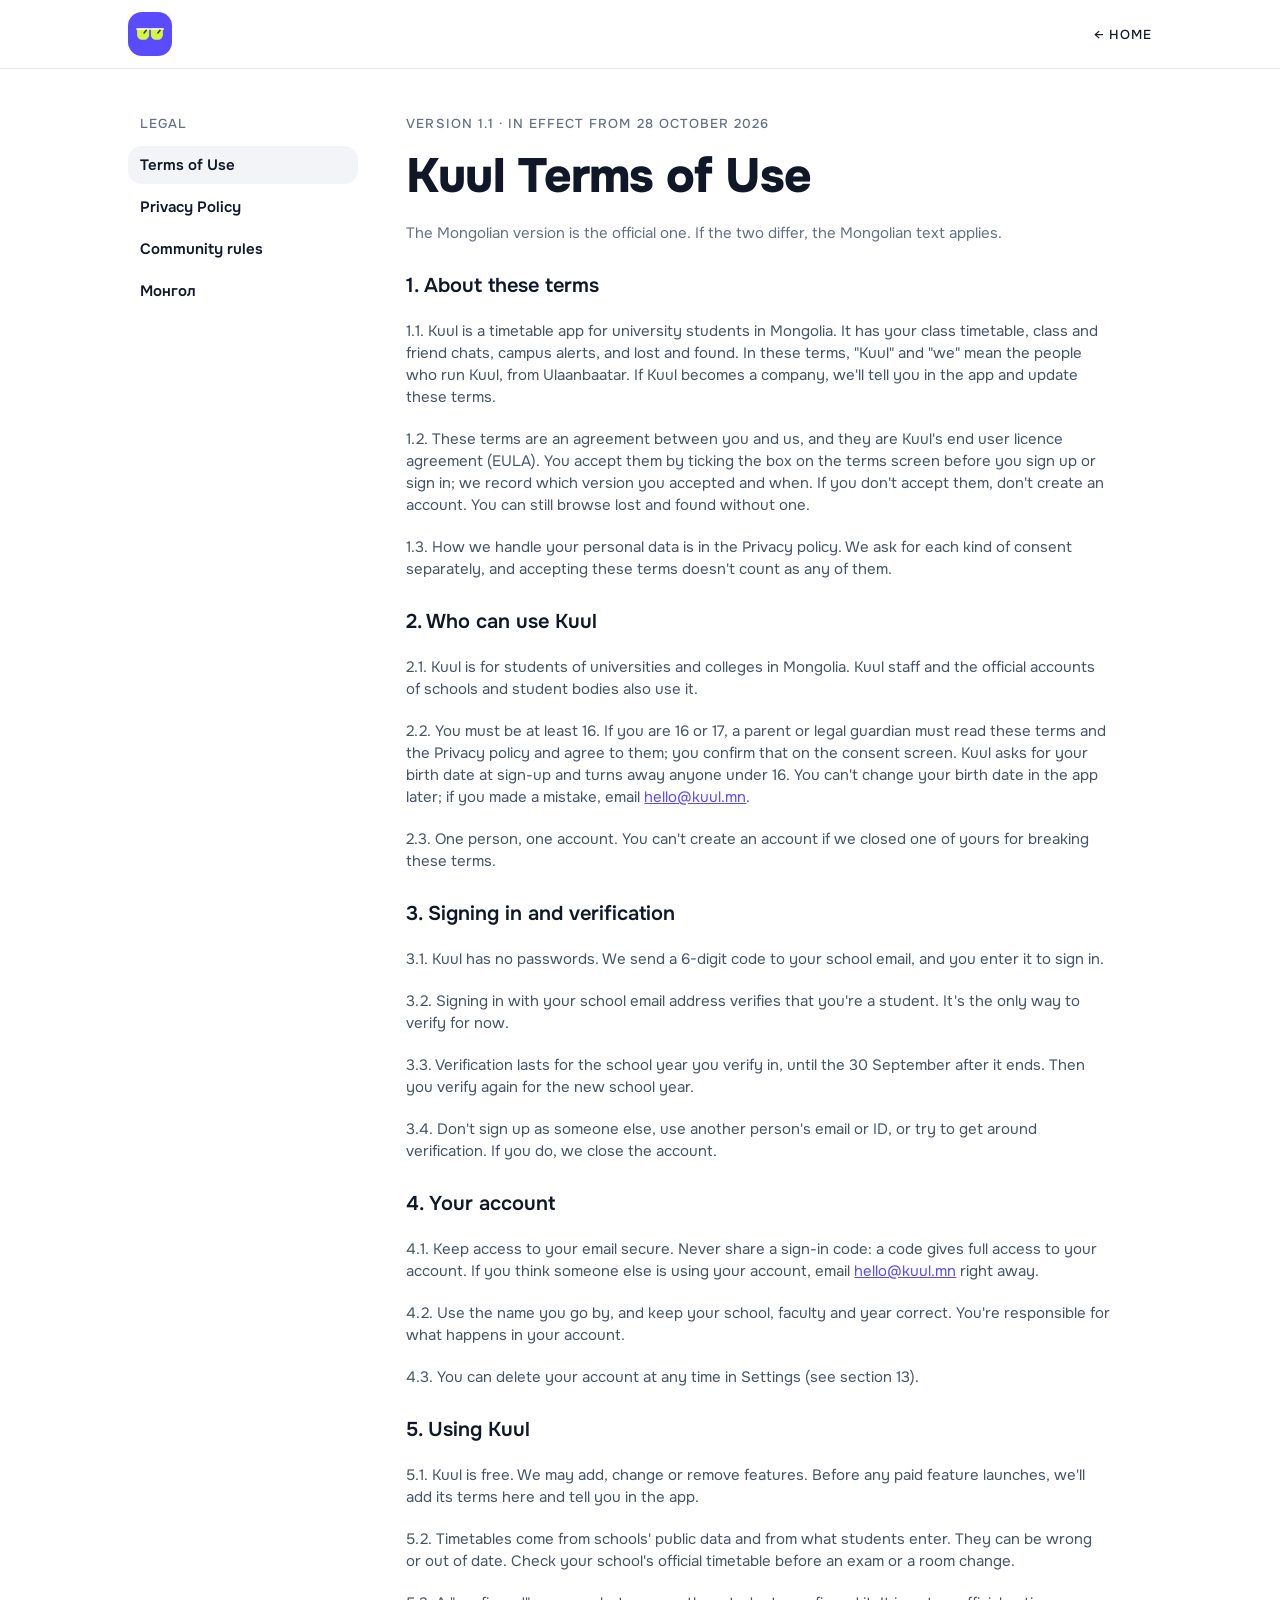
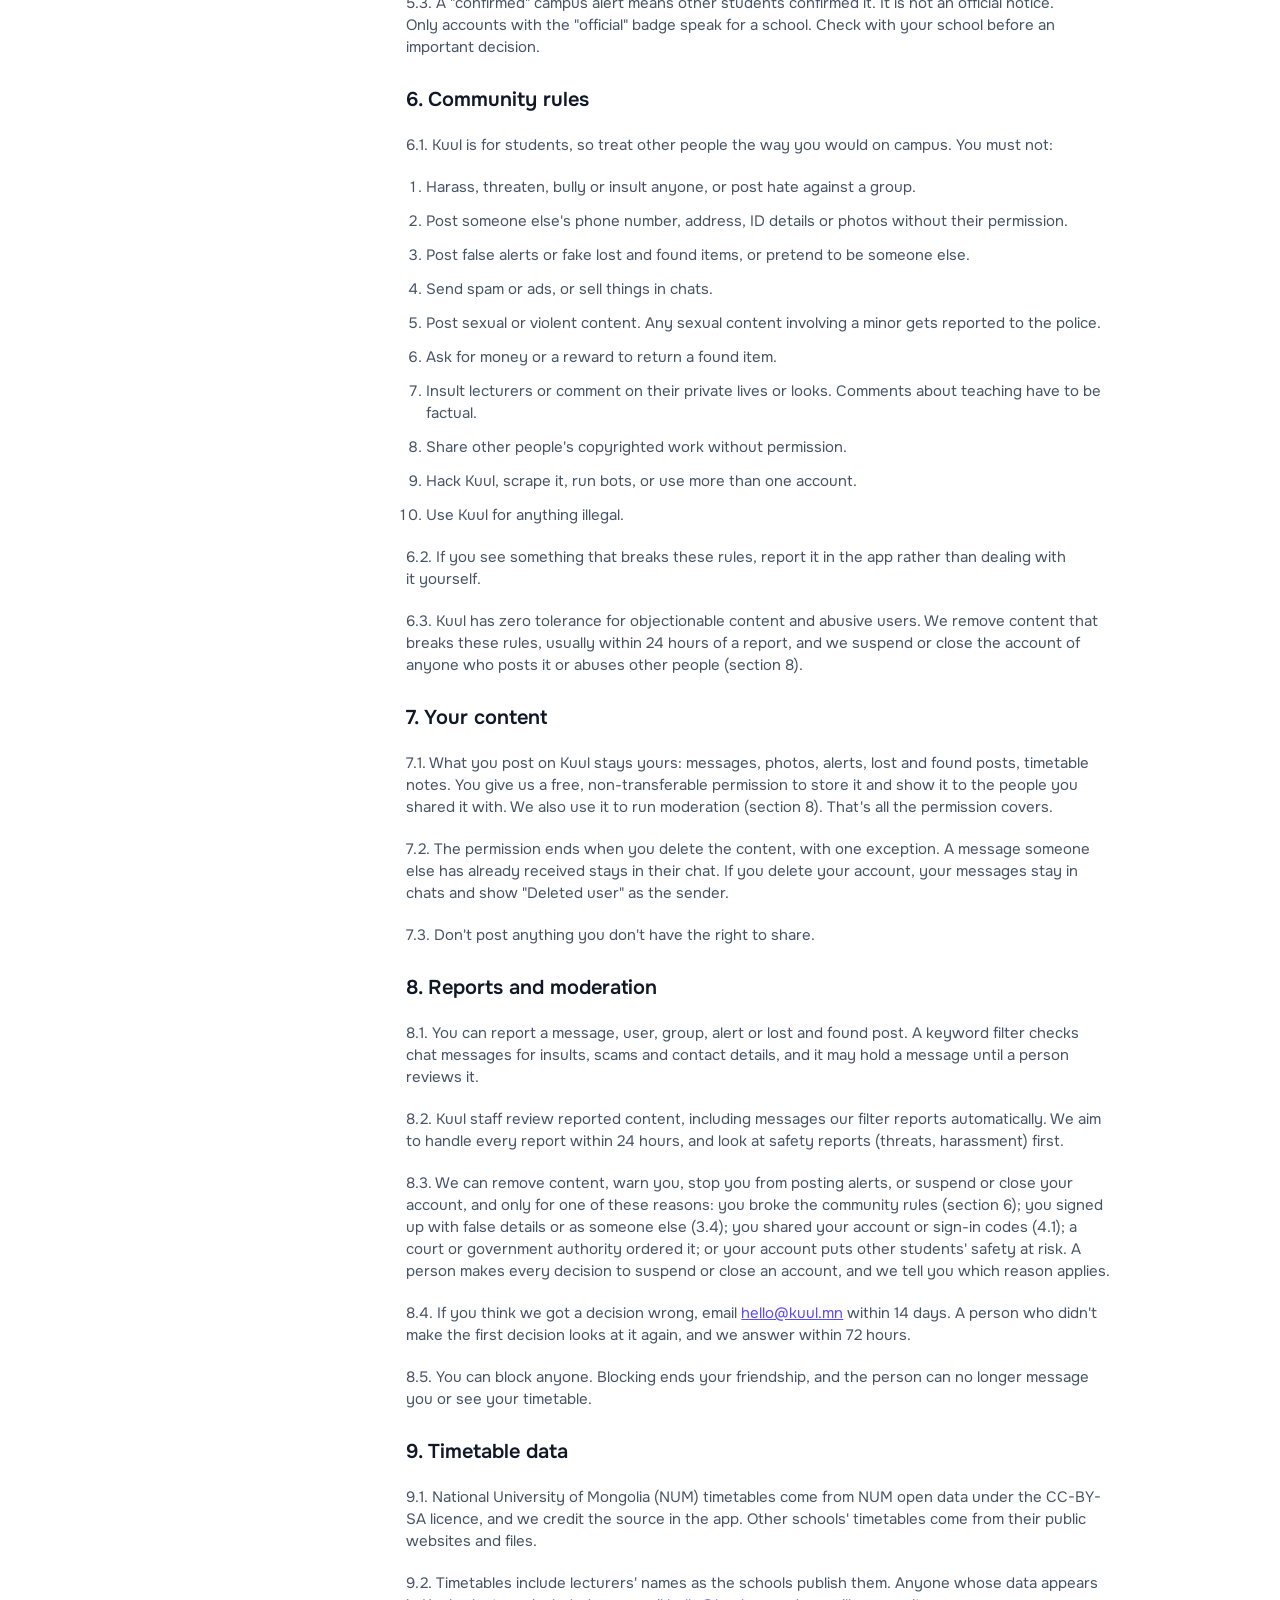
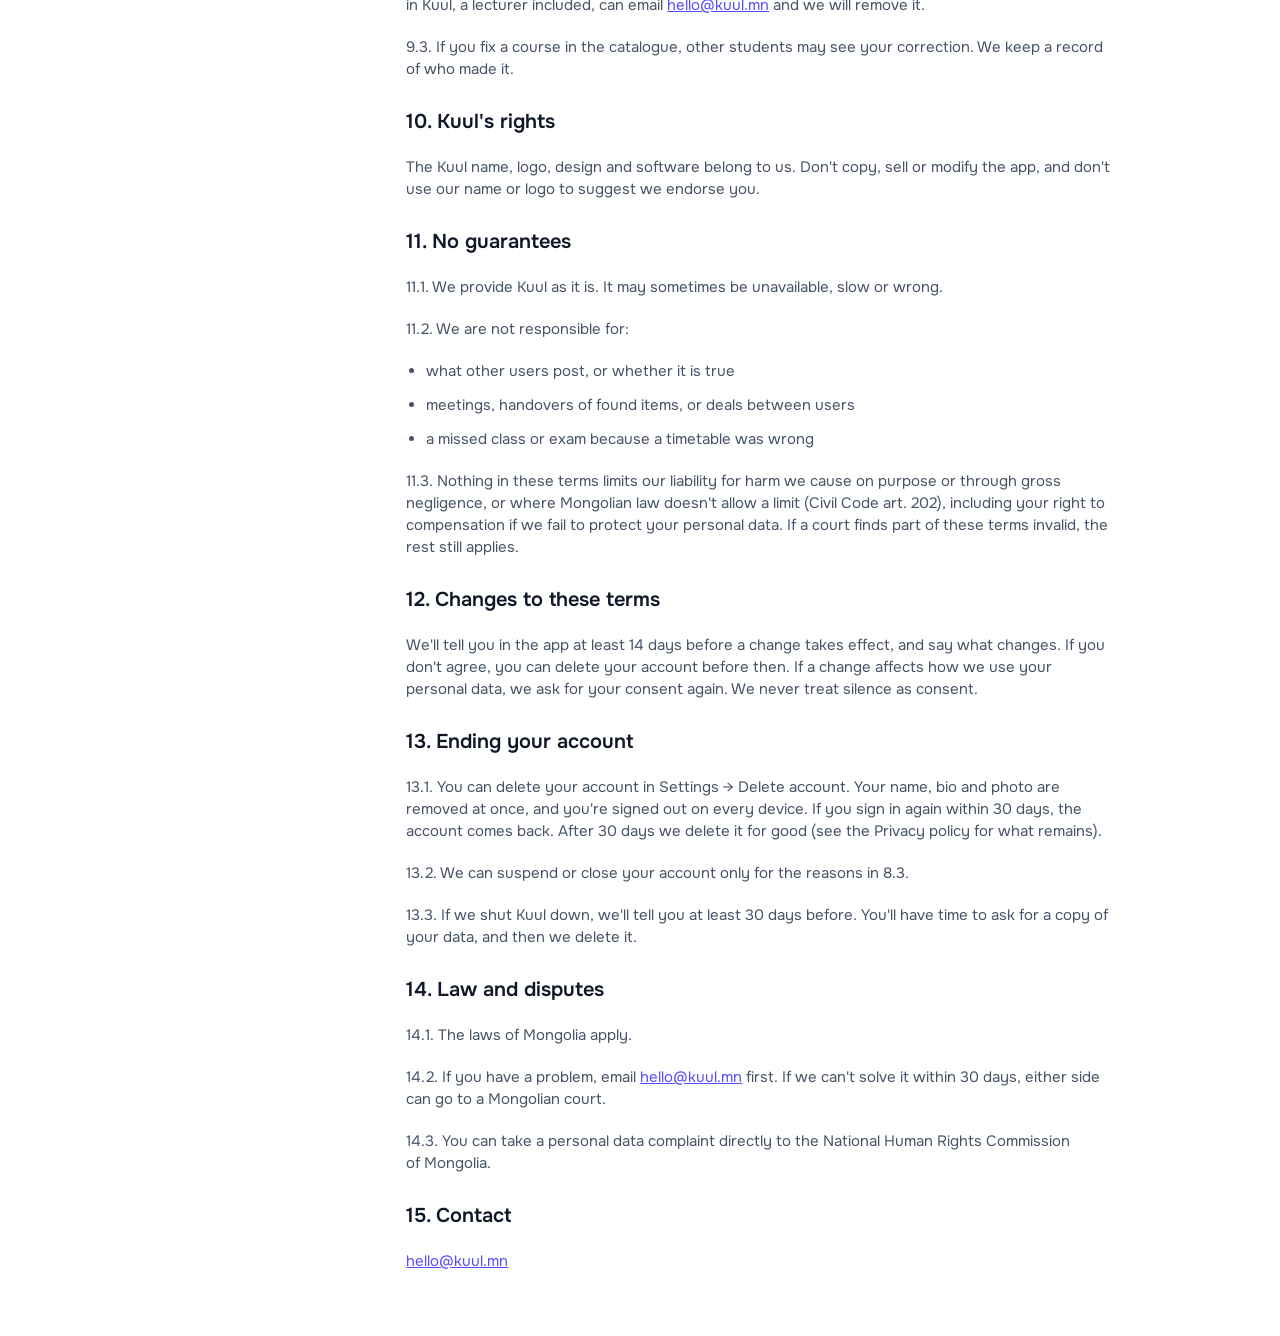
<file: terms/en/index.html>
<!DOCTYPE html>
<html lang="en">
<head>
<meta charset="utf-8">
<meta name="viewport" content="width=device-width, initial-scale=1">
<title>Kuul Terms of Use</title>
<link rel="icon" href="../../assets/logo/app-icon-brand.svg" type="image/svg+xml">
<link rel="stylesheet" href="https://fonts.googleapis.com/css2?family=Material+Symbols+Rounded:opsz,wght,FILL,GRAD@20..48,300..700,0..1,0&icon_names=info&display=block">
<link rel="stylesheet" href="../../css/colors.css">
<link rel="stylesheet" href="../../css/typography.css">
<link rel="stylesheet" href="../../css/spacing.css">
<link rel="stylesheet" href="../../css/effects.css">
<link rel="stylesheet" href="../../css/landing.css">
<link rel="stylesheet" href="../../css/legal.css">
</head>
<body class="legal">
<!-- Generated by tools/build_legal.py from legal/terms.en.md. Don't edit by hand. -->
<header class="legal-header">
  <div class="legal-header-inner">
    <a href="../../" aria-label="Kuul — home" class="nav-logo"><img src="../../assets/logo/app-icon-brand.svg" alt="Kuul"></a>
    <a href="../../" class="caps legal-back">← Home</a>
  </div>
</header>
<div class="legal-layout">
  <nav class="legal-nav" aria-label="Documents">
    <span class="caps">Legal</span>
    <a href="../../terms/en/" aria-current="page"><span class="legal-nav__pill" aria-hidden="true"></span>Terms of Use</a>
<a href="../../privacy/en/">Privacy Policy</a>
<a href="../../terms/en/#s6">Community rules</a>
<a href="../../terms/" hreflang="mn" lang="mn">Монгол</a>
  </nav>
  <main class="legal-main">
    <article class="legal-doc">
      <span class="caps legal-meta">Version 1.1 · In effect from 28 October 2026</span>
      <h1>Kuul Terms of Use</h1>
<p class="lead">The Mongolian version is the official one. If the two differ, the Mongolian text applies.</p>
<h2 id="s1">1. About these terms</h2>
<p>1.1. Kuul is a timetable app for university students in Mongolia. It has your class timetable, class and friend chats, campus alerts, and lost and found. In these terms, "Kuul" and "we" mean the people who run Kuul, from Ulaanbaatar. If Kuul becomes a company, we'll tell you in the app and update these terms.</p>
<p>1.2. These terms are an agreement between you and us, and they are Kuul's end user licence agreement (EULA). You accept them by ticking the box on the terms screen before you sign up or sign in; we record which version you accepted and when. If you don't accept them, don't create an account. You can still browse lost and found without one.</p>
<p>1.3. How we handle your personal data is in the Privacy policy. We ask for each kind of consent separately, and accepting these terms doesn't count as any of them.</p>
<h2 id="s2">2. Who can use Kuul</h2>
<p>2.1. Kuul is for students of universities and colleges in Mongolia. Kuul staff and the official accounts of schools and student bodies also use it.</p>
<p>2.2. You must be at least 16. If you are 16 or 17, a parent or legal guardian must read these terms and the Privacy policy and agree to them; you confirm that on the consent screen. Kuul asks for your birth date at sign-up and turns away anyone under 16. You can't change your birth date in the app later; if you made a mistake, email <a href="mailto:hello@kuul.mn">hello@kuul.mn</a>.</p>
<p>2.3. One person, one account. You can't create an account if we closed one of yours for breaking these terms.</p>
<h2 id="s3">3. Signing in and verification</h2>
<p>3.1. Kuul has no passwords. We send a 6-digit code to your school email, and you enter it to sign in.</p>
<p>3.2. Signing in with your school email address verifies that you're a student. It's the only way to verify for now.</p>
<p>3.3. Verification lasts for the school year you verify in, until the 30 September after it ends. Then you verify again for the new school year.</p>
<p>3.4. Don't sign up as someone else, use another person's email or ID, or try to get around verification. If you do, we close the account.</p>
<h2 id="s4">4. Your account</h2>
<p>4.1. Keep access to your email secure. Never share a sign-in code: a code gives full access to your account. If you think someone else is using your account, email <a href="mailto:hello@kuul.mn">hello@kuul.mn</a> right away.</p>
<p>4.2. Use the name you go by, and keep your school, faculty and year correct. You're responsible for what happens in your account.</p>
<p>4.3. You can delete your account at any time in Settings (see section 13).</p>
<h2 id="s5">5. Using Kuul</h2>
<p>5.1. Kuul is free. We may add, change or remove features. Before any paid feature launches, we'll add its terms here and tell you in the app.</p>
<p>5.2. Timetables come from schools' public data and from what students enter. They can be wrong or out of date. Check your school's official timetable before an exam or a room change.</p>
<p>5.3. A "confirmed" campus alert means other students confirmed it. It is not an official notice. Only accounts with the "official" badge speak for a school. Check with your school before an important decision.</p>
<h2 id="s6">6. Community rules</h2>
<p>6.1. Kuul is for students, so treat other people the way you would on campus. You must not:</p>
<ol><li>Harass, threaten, bully or insult anyone, or post hate against a group.</li><li>Post someone else's phone number, address, ID details or photos without their permission.</li><li>Post false alerts or fake lost and found items, or pretend to be someone else.</li><li>Send spam or ads, or sell things in chats.</li><li>Post sexual or violent content. Any sexual content involving a minor gets reported to the police.</li><li>Ask for money or a reward to return a found item.</li><li>Insult lecturers or comment on their private lives or looks. Comments about teaching have to be factual.</li><li>Share other people's copyrighted work without permission.</li><li>Hack Kuul, scrape it, run bots, or use more than one account.</li><li>Use Kuul for anything illegal.</li></ol>
<p>6.2. If you see something that breaks these rules, report it in the app rather than dealing with it yourself.</p>
<p>6.3. Kuul has zero tolerance for objectionable content and abusive users. We remove content that breaks these rules, usually within 24 hours of a report, and we suspend or close the account of anyone who posts it or abuses other people (section 8).</p>
<h2 id="s7">7. Your content</h2>
<p>7.1. What you post on Kuul stays yours: messages, photos, alerts, lost and found posts, timetable notes. You give us a free, non-transferable permission to store it and show it to the people you shared it with. We also use it to run moderation (section 8). That's all the permission covers.</p>
<p>7.2. The permission ends when you delete the content, with one exception. A message someone else has already received stays in their chat. If you delete your account, your messages stay in chats and show "Deleted user" as the sender.</p>
<p>7.3. Don't post anything you don't have the right to share.</p>
<h2 id="s8">8. Reports and moderation</h2>
<p>8.1. You can report a message, user, group, alert or lost and found post. A keyword filter checks chat messages for insults, scams and contact details, and it may hold a message until a person reviews it.</p>
<p>8.2. Kuul staff review reported content, including messages our filter reports automatically. We aim to handle every report within 24 hours, and look at safety reports (threats, harassment) first.</p>
<p>8.3. We can remove content, warn you, stop you from posting alerts, or suspend or close your account, and only for one of these reasons: you broke the community rules (section 6); you signed up with false details or as someone else (3.4); you shared your account or sign-in codes (4.1); a court or government authority ordered it; or your account puts other students' safety at risk. A person makes every decision to suspend or close an account, and we tell you which reason applies.</p>
<p>8.4. If you think we got a decision wrong, email <a href="mailto:hello@kuul.mn">hello@kuul.mn</a> within 14 days. A person who didn't make the first decision looks at it again, and we answer within 72 hours.</p>
<p>8.5. You can block anyone. Blocking ends your friendship, and the person can no longer message you or see your timetable.</p>
<h2 id="s9">9. Timetable data</h2>
<p>9.1. National University of Mongolia (NUM) timetables come from NUM open data under the CC-BY-SA licence, and we credit the source in the app. Other schools' timetables come from their public websites and files.</p>
<p>9.2. Timetables include lecturers' names as the schools publish them. Anyone whose data appears in Kuul, a lecturer included, can email <a href="mailto:hello@kuul.mn">hello@kuul.mn</a> and we will remove it.</p>
<p>9.3. If you fix a course in the catalogue, other students may see your correction. We keep a record of who made it.</p>
<h2 id="s10">10. Kuul's rights</h2>
<p>The Kuul name, logo, design and software belong to us. Don't copy, sell or modify the app, and don't use our name or logo to suggest we endorse you.</p>
<h2 id="s11">11. No guarantees</h2>
<p>11.1. We provide Kuul as it is. It may sometimes be unavailable, slow or wrong.</p>
<p>11.2. We are not responsible for:</p>
<ul><li>what other users post, or whether it is true</li><li>meetings, handovers of found items, or deals between users</li><li>a missed class or exam because a timetable was wrong</li></ul>
<p>11.3. Nothing in these terms limits our liability for harm we cause on purpose or through gross negligence, or where Mongolian law doesn't allow a limit (Civil Code art. 202), including your right to compensation if we fail to protect your personal data. If a court finds part of these terms invalid, the rest still applies.</p>
<h2 id="s12">12. Changes to these terms</h2>
<p>We'll tell you in the app at least 14 days before a change takes effect, and say what changes. If you don't agree, you can delete your account before then. If a change affects how we use your personal data, we ask for your consent again. We never treat silence as consent.</p>
<h2 id="s13">13. Ending your account</h2>
<p>13.1. You can delete your account in Settings → Delete account. Your name, bio and photo are removed at once, and you're signed out on every device. If you sign in again within 30 days, the account comes back. After 30 days we delete it for good (see the Privacy policy for what remains).</p>
<p>13.2. We can suspend or close your account only for the reasons in 8.3.</p>
<p>13.3. If we shut Kuul down, we'll tell you at least 30 days before. You'll have time to ask for a copy of your data, and then we delete it.</p>
<h2 id="s14">14. Law and disputes</h2>
<p>14.1. The laws of Mongolia apply.</p>
<p>14.2. If you have a problem, email <a href="mailto:hello@kuul.mn">hello@kuul.mn</a> first. If we can't solve it within 30 days, either side can go to a Mongolian court.</p>
<p>14.3. You can take a personal data complaint directly to the National Human Rights Commission of Mongolia.</p>
<h2 id="s15">15. Contact</h2>
<p><a href="mailto:hello@kuul.mn">hello@kuul.mn</a></p>
    </article>
  </main>
</div>
</body>
</html>
</file>
<file: css/colors.css>
:root {
  /* Brand — from Kuul logo book v1.0 */
  --kuul-violet: #5B4BFF;
  --kuul-ink: #101828;
  --kuul-lime: #D4F542;
  --kuul-white: #FFFFFF;

  /* Violet ramp */
  --violet-50: #F1F0FF;
  --violet-100: #E3E0FF;
  --violet-200: #C8C3FF;
  --violet-300: #A79EFF;
  --violet-400: #7F72FF;
  --violet-500: #5B4BFF;
  --violet-600: #4A3BE0;
  --violet-700: #3B2EB8;
  --violet-800: #2C228A;
  --violet-900: #1E1760;

  /* Lime ramp */
  --lime-100: #F4FCC9;
  --lime-300: #E4F98A;
  --lime-500: #D4F542;
  --lime-600: #B5D62A;
  --lime-700: #8FAB1C;

  /* Neutral (ink-tinted greys) */
  --grey-25: #FCFCFD;
  --grey-50: #F9FAFB;
  --grey-100: #F2F4F7;
  --grey-200: #E4E7EC;
  --grey-300: #D0D5DD;
  --grey-400: #98A2B3;
  --grey-500: #667085;
  --grey-600: #475467;
  --grey-700: #344054;
  --grey-800: #1D2939;
  --grey-900: #101828;
  --grey-950: #0B111C;

  /* Course colours — timetable only; assigned per course, cycle in order.
     Blocks are white with a 3px left stripe + title in the stripe colour; stripes are saturated & dark enough for 4.5:1 text on white. */
  /* Each course = a vivid 4px left bar (--stripe) on a tinted fill (--course-N) with matching text (--ink) */
  --course-1-stripe: #1E9E57; --course-1-ink: #14683A;  /* green */
  --course-2-stripe: #E33B3B; --course-2-ink: #B01F1F;  /* red */
  --course-3-stripe: #F5820B; --course-3-ink: #96500A;  /* orange */
  --course-4-stripe: #8B4DF0; --course-4-ink: #6229BE;  /* purple */
  --course-5-stripe: #12B3A3; --course-5-ink: #0B6E65;  /* teal */
  --course-6-stripe: #2F6FEB; --course-6-ink: #1A4DB0;  /* blue */
  --course-7-stripe: #D9A300; --course-7-ink: #6E5200;  /* gold */
  --course-8-stripe: #A0643A; --course-8-ink: #6B3F1F;  /* brown */
  /* soft fills, for chips/avatars that reference a course */
  --course-1: #E3F4EA; --course-1-text: #14683A;
  --course-2: #FCE7E7; --course-2-text: #B01F1F;
  --course-3: #FDEEDC; --course-3-text: #96500A;
  --course-4: #EFE6FE; --course-4-text: #6229BE;
  --course-5: #DCF5F2; --course-5-text: #0B6E65;
  --course-6: #E1EBFD; --course-6-text: #1A4DB0;  /* 6.4:1 */
  --course-7: #FBF1CF; --course-7-text: #6E5200;  /* 6.5:1 */
  --course-8: #F3E8DF; --course-8-text: #6B3F1F;  /* 7.4:1 */
  --course-cancelled: var(--grey-200); --course-cancelled-text: var(--grey-600);

  /* Semantic */
  --red-500: #F04438;   --red-100: #FEE4E2;  --red-700: #B42318;
  --amber-500: #F79009; --amber-100: #FEF0C7; --amber-700: #B54708;
  --green-500: #17B26A; --green-100: #DCFAE6; --green-700: #067647;
  --blue-500: #2E90FA;  --blue-100: #D1E9FF;

  /* Light theme aliases */
  --bg-page: var(--grey-50);
  --bg-surface: var(--kuul-white);
  --bg-surface-2: var(--grey-100);
  --bg-inverse: var(--kuul-ink);
  --bg-brand: var(--kuul-violet);
  --bg-brand-soft: var(--violet-50);
  --bg-accent: var(--kuul-lime);
  --bg-hero: var(--kuul-violet);          /* splash, language, intro carousel */
  --text-primary: var(--kuul-ink);
  --text-secondary: var(--grey-600);
  --text-tertiary: var(--grey-500);      /* 4.7:1 on white — grey-400 fails */
  --text-on-brand: var(--kuul-white);
  --text-on-accent: var(--kuul-ink);
  --text-brand: var(--kuul-violet);
  --text-inverse: var(--kuul-white);
  --border-default: var(--grey-200);
  --border-strong: var(--grey-300);
  --border-focus: var(--kuul-violet);
  --accent: var(--kuul-violet);          /* interactive accent: violet on light */
  --btn-primary-fg: var(--kuul-white);    /* text on --accent */
  --accent-hover: var(--violet-600);
  --accent-pressed: var(--violet-700);
  --accent-soft: var(--violet-100);
  --highlight: var(--kuul-lime);          /* free-slot / "now" marker */
  --error: var(--red-500);   --error-soft: var(--red-100);   --error-text: var(--red-700);
  --warning: var(--amber-500); --warning-soft: var(--amber-100); --warning-text: var(--amber-700);
  --success: var(--green-500); --success-soft: var(--green-100); --success-text: var(--green-700);
  --info: var(--blue-500); --info-soft: var(--blue-100);
  --overlay: rgba(16, 24, 40, 0.56);
  --nav-bg: var(--bg-surface);            /* tab-bar ground; must contrast the Ink active capsule */
  --now-marker: var(--kuul-ink);          /* current-time line + pill */
  --now-marker-text: var(--kuul-white);
}

/* Dark theme — pairing rule from the logo book: Lime lenses + White letters on Ink */
[data-theme="dark"] {
  --bg-page: var(--grey-950);
  --bg-surface: var(--grey-900);
  --bg-surface-2: var(--grey-800);
  --bg-inverse: var(--kuul-white);
  --bg-brand: var(--kuul-violet);
  --bg-brand-soft: var(--violet-900);
  --bg-accent: var(--kuul-lime);
  --bg-hero: var(--kuul-ink);             /* logo book: lime + white on ink */
  --text-primary: var(--kuul-white);
  --text-secondary: var(--grey-300);
  --text-tertiary: var(--grey-400);      /* ≈7:1 on grey-950; grey-500 fails */
  --text-on-brand: var(--kuul-white);
  --text-on-accent: var(--kuul-ink);
  --text-brand: var(--violet-300);
  --text-inverse: var(--kuul-ink);
  --border-default: var(--grey-700);
  --border-strong: var(--grey-600);
  --border-focus: var(--kuul-lime);
  --accent: var(--kuul-lime);            /* interactive accent flips to lime in dark mode */
  --btn-primary-fg: var(--kuul-ink);
  --accent-hover: var(--lime-300);
  --accent-pressed: var(--lime-600);
  --accent-soft: rgba(212, 245, 66, 0.14);
  --highlight: var(--kuul-lime);
  --error-soft: rgba(240, 68, 56, 0.16);  --error-text: #FDA29B;
  --warning-soft: rgba(247, 144, 9, 0.16); --warning-text: #FEC84B;
  --success-soft: rgba(23, 178, 106, 0.16); --success-text: #75E0A7;
  --info-soft: rgba(46, 144, 250, 0.16);
  --overlay: rgba(0, 0, 0, 0.64);
  --nav-bg: var(--grey-800);
  --now-marker: var(--kuul-white);
  --now-marker-text: var(--kuul-ink);
  --course-cancelled: var(--grey-700); --course-cancelled-text: var(--grey-300);
  --course-1-stripe: #35C776; --course-1-ink: #8CE8B4; --course-2-stripe: #FF6B6B; --course-2-ink: #FFB3B3; --course-3-stripe: #FFA23D; --course-3-ink: #FFD1A1; --course-4-stripe: #A97CFF; --course-4-ink: #D3BCFF; --course-5-stripe: #2FD4C2; --course-5-ink: #93EAE0;
  --course-6-stripe: #5B93FF; --course-6-ink: #A9C8FF; --course-7-stripe: #F2C230; --course-7-ink: #F7DC8A; --course-8-stripe: #C98B5E; --course-8-ink: #E8C3A6;
  --course-1: #10301F; --course-1-text: #8CE8B4; --course-2: #3A1414; --course-2-text: #FFB3B3; --course-3: #3A2409; --course-3-text: #FFD1A1; --course-4: #261440; --course-4-text: #D3BCFF; --course-5: #0C2F2C; --course-5-text: #93EAE0;
  --course-6: #11244A; --course-6-text: #A9C8FF; --course-7: #352A06; --course-7-text: #F7DC8A; --course-8: #33221A; --course-8-text: #E8C3A6;  /* 9.0 / 10.5 / 9.2:1 */
}
</file>
<file: css/typography.css>
:root {
  --font-sans: "Onest", "Helvetica Neue", Arial, sans-serif;
  --font-mono: ui-monospace, "SF Mono", Menlo, monospace;

  /* Sizes — mobile-first scale */
  --text-xs: 11px;   --lh-xs: 16px;
  --text-sm: 13px;   --lh-sm: 18px;
  --text-md: 15px;   --lh-md: 22px;   /* body */
  --text-lg: 17px;   --lh-lg: 24px;
  --text-xl: 20px;   --lh-xl: 28px;
  --text-2xl: 24px;  --lh-2xl: 30px;
  --text-3xl: 30px;  --lh-3xl: 36px;
  --text-4xl: 38px;  --lh-4xl: 44px;
  --text-5xl: 48px;  --lh-5xl: 52px;

  --weight-regular: 400;
  --weight-medium: 500;
  --weight-semibold: 600;
  --weight-bold: 700;
  --weight-extrabold: 800;

  --tracking-tight: -0.02em;
  --tracking-normal: 0;
  --tracking-caps: 0.08em;

  /* Semantic type */
  --type-display: var(--weight-extrabold) var(--text-4xl) / var(--lh-4xl) var(--font-sans);
  --type-h1: var(--weight-bold) var(--text-3xl) / var(--lh-3xl) var(--font-sans);
  --type-h2: var(--weight-bold) var(--text-2xl) / var(--lh-2xl) var(--font-sans);
  --type-h3: var(--weight-semibold) var(--text-xl) / var(--lh-xl) var(--font-sans);
  --type-title: var(--weight-semibold) var(--text-lg) / var(--lh-lg) var(--font-sans);
  --type-body: var(--weight-regular) var(--text-md) / var(--lh-md) var(--font-sans);
  --type-body-strong: var(--weight-semibold) var(--text-md) / var(--lh-md) var(--font-sans);
  --type-caption: var(--weight-regular) var(--text-sm) / var(--lh-sm) var(--font-sans);
  --type-label: var(--weight-medium) var(--text-sm) / var(--lh-sm) var(--font-sans);
  --type-overline: var(--weight-semibold) var(--text-xs) / var(--lh-xs) var(--font-sans);
}
</file>
<file: css/spacing.css>
:root {
  --space-0: 0px;
  --space-1: 4px;
  --space-2: 8px;
  --space-3: 12px;
  --space-4: 16px;
  --space-5: 20px;
  --space-6: 24px;
  --space-8: 32px;
  --space-10: 40px;
  --space-12: 48px;
  --space-16: 64px;

  --safe-top: 54px;         /* status-bar height; full-bleed heroes extend under it */
  --page-gutter: 20px;      /* mobile screen side padding */
  --stack-gap: 12px;        /* default gap between list items / cards */
  --section-gap: 28px;

  --radius-xs: 6px;
  --radius-sm: 10px;
  --radius-md: 14px;
  --radius-lg: 20px;
  --radius-xl: 28px;
  --radius-full: 999px;

  --border-width: 1.5px;          /* inputs, selectable cards, OTP boxes */
  --border-width-hairline: 1px;   /* list dividers */

  /* Control sizes */
  --control-sm: 36px;
  --control-md: 44px;
  --control-lg: 52px;
  --tap-min: 44px;
}
</file>
<file: css/effects.css>
:root {
  --shadow-xs: 0 1px 2px rgba(16, 24, 40, 0.06);
  --shadow-sm: 0 2px 6px rgba(16, 24, 40, 0.08);
  --shadow-md: 0 8px 24px -8px rgba(16, 24, 40, 0.16);
  --shadow-lg: 0 20px 48px -16px rgba(16, 24, 40, 0.24);
  --shadow-brand: 0 8px 20px -6px rgba(91, 75, 255, 0.45);
  --focus-ring: 0 0 0 3px var(--accent-soft);
  --shadow-sticker: 0 10px 14px rgba(16, 24, 40, 0.28);   /* use as filter: drop-shadow(var(--shadow-sticker)) on cut-out PNGs */

  --ease-out: cubic-bezier(0.2, 0.8, 0.2, 1);
  --ease-spring: cubic-bezier(0.34, 1.4, 0.64, 1);
  --dur-fast: 120ms;
  --dur-base: 200ms;
  --dur-slow: 320ms;

  --press-scale: 0.97;
  --blur-glass: 16px;
}
[data-theme="dark"] {
  --shadow-xs: 0 1px 2px rgba(0, 0, 0, 0.4);
  --shadow-sm: 0 2px 6px rgba(0, 0, 0, 0.5);
  --shadow-md: 0 8px 24px -8px rgba(0, 0, 0, 0.6);
  --shadow-lg: 0 20px 48px -16px rgba(0, 0, 0, 0.7);
  --shadow-sticker: 0 10px 16px rgba(0, 0, 0, 0.55);
}
</file>
<file: css/landing.css>
/* Kuul landing page. Layout and values follow Claude Design
   ui_kits/kuul-web/Landing Page.dc.html; tokens come from the css files next to this one. */

/* Onest is served from ./fonts: the Google Fonts copy lacks Ө ө Ү ү. */
@font-face { font-family: "Onest"; src: url("../fonts/Onest-Regular.ttf") format("truetype"); font-weight: 400; font-display: swap; }
@font-face { font-family: "Onest"; src: url("../fonts/Onest-Medium.ttf") format("truetype"); font-weight: 500; font-display: swap; }
@font-face { font-family: "Onest"; src: url("../fonts/Onest-SemiBold.ttf") format("truetype"); font-weight: 600; font-display: swap; }
@font-face { font-family: "Onest"; src: url("../fonts/Onest-Bold.ttf") format("truetype"); font-weight: 700; font-display: swap; }
@font-face { font-family: "Onest"; src: url("../fonts/Onest-ExtraBold.ttf") format("truetype"); font-weight: 800; font-display: swap; }

.material-symbols-rounded {
  font-family: "Material Symbols Rounded";
  font-weight: normal;
  font-style: normal;
  font-size: 24px;
  line-height: 1;
  letter-spacing: normal;
  text-transform: none;
  white-space: nowrap;
  word-wrap: normal;
  direction: ltr;
  -webkit-font-feature-settings: "liga";
  -webkit-font-smoothing: antialiased;
}

html { -webkit-text-size-adjust: 100%; }
html, body { margin: 0; background: var(--bg-surface); }
body {
  font-family: var(--font-sans);
  color: var(--text-primary);
  -webkit-font-smoothing: antialiased;
  text-rendering: optimizeLegibility;
}
a { color: inherit; }
a:hover { color: var(--text-brand); }
button { font: inherit; }
[hidden] { display: none !important; }

/* Shared bits */
.caps {
  font: var(--weight-medium) var(--text-sm)/1 var(--font-sans);
  letter-spacing: var(--tracking-caps);
  text-transform: uppercase;
}
.caps-xs { font-size: var(--text-xs); color: var(--text-secondary); }
.link-col { display: grid; align-content: start; }
.link-col > span { color: var(--text-tertiary); }
.link-col > a { color: var(--kuul-ink); text-decoration: none; }
.link-col > a:hover { color: var(--text-brand); }
.word-mask { display: inline-block; overflow: hidden; vertical-align: top; padding-bottom: 0.08em; margin-bottom: -0.08em; }
[data-w] { display: inline-block; transform: translateY(110%); transition: transform 0.9s cubic-bezier(0.2, 0.8, 0.2, 1); }
[data-fade] { opacity: 0; transform: translateY(var(--space-4)); transition: opacity 0.8s ease 0.35s, transform 0.8s cubic-bezier(0.2, 0.8, 0.2, 1) 0.35s; }
/* 01 Layered hero */
.hero { position: relative; height: 320vh; }
.stage { position: sticky; top: 0; height: 100vh; overflow: hidden; background: var(--kuul-sky, #4f9be8); }
/* No will-change on the photo layers: with it, Chrome keeps each layer drawn at its biggest zoom
   (the portal reaches 6.5x) and runs out of graphics memory after a scroll down and back up, so
   parts of the hero vanish. Without it Chrome redraws them at their current size; same frame rate. */
.layer { position: absolute; inset: -6%; }
.layer-full { position: absolute; inset: 0; pointer-events: none; }
.layer img { width: 100%; height: 100%; object-fit: cover; display: block; }
.building-side { position: absolute; height: auto; display: block; filter: blur(0.5px) saturate(0.85) brightness(1.04) contrast(0.92); opacity: 0.92; }
.building-shutis { left: -5vw; top: calc(73vh - 20vw); width: max(calc(var(--space-16) * 5), 52vw); }
.building-sez { right: 7vw; top: calc(66vh - 22vw); width: clamp(calc(var(--space-16) * 3.5), 30vw, calc(var(--space-16) * 10)); }
.layer .building-hq { object-position: center 60%; transform: translateY(-4%) scale(1.3); transform-origin: 50% 62%; filter: saturate(0.95) brightness(1.03); }
.layer .hills { object-position: center 30%; transform: translateY(12%) scale(1.08); }
.layer .portal { transform: translate(-8%, 10%) scale(0.95); }
.portal-layer { transform-origin: 62% 52%; }
.overlay { position: absolute; inset: 0; pointer-events: none; }
.haze { background: linear-gradient(180deg, transparent 38%, rgba(255, 255, 255, 0.18) 52%, transparent 62%); }
.glare { background: linear-gradient(115deg, transparent 55%, rgba(255, 255, 255, 0.28) 66%, transparent 70%, rgba(255, 255, 255, 0.18) 76%, transparent 82%); mix-blend-mode: screen; }
.vignette { background: radial-gradient(120% 90% at 50% 45%, transparent 55%, rgba(236, 244, 255, 0.55) 100%); }
.flash { background: var(--bg-surface); opacity: 0; }
.dither { position: absolute; inset: 0; width: 100%; height: 100%; pointer-events: none; z-index: 1; }

.hero-title {
  position: absolute; left: 0; right: 0;
  top: max(9vh, calc(var(--space-16) + var(--space-5)));
  display: grid; justify-items: center; text-align: center;
  pointer-events: none;
  z-index: 2; /* above the dither canvas (z-index 1): the lens runs behind the title, not cut around it */
}
.hero-title h1 {
  margin: 0; display: grid;
  color: var(--kuul-white);
  font-weight: var(--weight-extrabold);
  font-size: clamp(var(--text-4xl), 7vw, calc(var(--text-5xl) * 2));
  line-height: 0.95;
  letter-spacing: var(--tracking-tight);
  text-shadow: 0 var(--space-1) var(--space-8) rgba(20, 40, 120, 0.25);
}
.hero-title h1 span + span { color: var(--kuul-lime); }

/* Top nav and full-screen menu. Motion modelled on eatnaked.co: one ease for the whole menu timeline,
   staggered slides, and a two-line toggle that swaps to an X. The open/close sequence is pure CSS:
   each element's transition-delay depends on [data-menu-status], so closing plays in its own order. */
:root {
  --ease-menu: cubic-bezier(0.6, 0.08, 0.02, 0.99);
  --ease-hover: cubic-bezier(0.625, 0.05, 0, 1);
}
.site-header { position: absolute; top: 0; left: 0; right: 0; z-index: 20; color: var(--kuul-white); }
.nav-bar { position: relative; z-index: 2; display: flex; align-items: center; justify-content: space-between; gap: var(--space-6); padding: var(--space-6); }
.nav-left { display: flex; align-items: center; gap: var(--space-8); }
.nav-logo { display: flex; flex: none; transition: transform 0.5s var(--ease-hover); }
.nav-logo img { width: var(--control-md); height: var(--control-md); border-radius: var(--radius-md); display: block; }
.nav-logo:hover { transform: scale(0.95); }

.menu-toggle {
  display: grid; place-items: center; flex: none;
  width: 48px; height: var(--control-md); padding: 0; border: 0; background: none;
  color: inherit; cursor: pointer;
}
.menu-toggle svg { grid-area: 1 / 1; overflow: visible; fill: none; stroke: currentColor; stroke-width: 2; pointer-events: none; transition: transform 1s var(--ease-hover); }
.menu-toggle__lines { width: 48px; height: 14px; }
.menu-toggle__lines path { transition: transform 0.5s var(--ease-hover); }
.menu-toggle__lines path:nth-child(1) { transform: translateX(6px); }
.menu-toggle__lines path:nth-child(2) { transform: translateX(-6px); }
.menu-toggle:hover .menu-toggle__lines path { transform: none; }
.site-header :focus-visible { outline: 2px solid var(--kuul-lime); outline-offset: 4px; border-radius: var(--radius-sm); }
.menu-toggle__x { width: 30px; height: 30px; transform: scale(0) rotate(45deg); }
[data-menu-status="open"] .menu-toggle__lines { transform: scale(0); }
[data-menu-status="open"] .menu-toggle__x { transform: none; }

.nav-center { position: absolute; left: 50%; top: 50%; transform: translate(-50%, -50%); display: flex; gap: var(--space-8); margin: 0; padding: 0; list-style: none; }
.nav-center li { transition: transform 1s var(--ease-menu), opacity 1s var(--ease-menu); transition-delay: calc(400ms + var(--i) * 30ms); }
.nav-center a { display: flex; align-items: center; gap: var(--space-2); overflow: hidden; color: inherit; text-decoration: none; }
.nav-center i { width: 3px; height: 3px; border-radius: 50%; background: currentColor; transition: background 0.3s; }
.nav-center span { font: var(--weight-medium) var(--text-md)/1 var(--font-sans); text-shadow: 0 -1.6em 0 var(--kuul-lime); transition: transform 0.5s var(--ease-hover); }
.nav-center a:hover { color: var(--kuul-white); }
.nav-center a:hover span { transform: translateY(1.6em); }
.nav-center a:hover i { background: var(--kuul-lime); }
[data-menu-status="open"] .nav-center li { transform: translateY(-100%); opacity: 0; transition-delay: calc(var(--i) * 30ms); }

.nav-cta {
  position: relative; isolation: isolate; flex: none;
  display: flex; align-items: center; gap: var(--space-3);
  padding: var(--space-1) var(--space-5) var(--space-1) var(--space-1);
  border-radius: var(--radius-full); overflow: hidden;
  color: var(--kuul-white); text-decoration: none;
}
.nav-cta::before { content: ""; position: absolute; inset: 0; z-index: -1; border-radius: inherit; background: rgba(255, 255, 255, 0.16); backdrop-filter: blur(14px); -webkit-backdrop-filter: blur(14px); }
.nav-cta__icon {
  width: var(--control-md); height: var(--control-md); border-radius: 50%; flex: none;
  display: grid; place-items: center; background: var(--accent);
  transition: transform 0.6s var(--ease-hover), background-color 0.6s var(--ease-hover);
}
.nav-cta__icon .material-symbols-rounded { font-size: 20px; transition: transform 0.6s var(--ease-hover); }
.nav-cta__text { overflow: hidden; display: flex; }
.nav-cta__text span { font: var(--weight-medium) var(--text-md)/1.5 var(--font-sans); white-space: nowrap; text-shadow: 0 -2em 0 var(--kuul-white); transition: transform 0.6s var(--ease-hover); }
.nav-cta:hover { color: var(--kuul-white); }
.nav-cta:hover .nav-cta__text span { transform: translateY(2em); }
.nav-cta:hover .nav-cta__icon { transform: scale(0.2); background-color: var(--kuul-white); }
.nav-cta:hover .nav-cta__icon .material-symbols-rounded { transform: scale(0) rotate(45deg); }

.site-menu { position: fixed; inset: 0; z-index: 1; visibility: hidden; transition: visibility 0s linear 1.4s; }
[data-menu-status="open"] .site-menu { visibility: visible; transition-delay: 0s; }
.site-menu__layer { position: absolute; inset: 0; background: rgba(16, 24, 40, 0.88); backdrop-filter: blur(40px); -webkit-backdrop-filter: blur(40px); opacity: 0; transition: opacity 1s var(--ease-menu) 0.4s; }
[data-menu-status="open"] .site-menu__layer { opacity: 1; transition-delay: 0s; }
.site-menu__grid {
  position: relative; height: 100%; box-sizing: border-box; overflow-y: auto;
  padding: min(18vh, 144px) clamp(var(--space-6), 7vw, 104px) min(10vh, 80px);
  display: grid; grid-template-columns: repeat(3, auto); grid-template-rows: 1fr auto;
  place-content: start space-between; column-gap: var(--space-12);
}
.site-menu ul { margin: 0; padding: 0; list-style: none; }
.menu-block { display: grid; height: fit-content; gap: min(4vh, 32px); overflow: hidden; }
.menu-block li { transform: translateX(calc(-1em - var(--space-3))); font-size: clamp(32px, 6vh, 56px); transition: transform 0.5s var(--ease-hover); }
.menu-block li:hover { transform: none; }
.menu-link {
  display: flex; align-items: center; gap: var(--space-3); color: var(--kuul-white); text-decoration: none;
  transform: translateX(-80%); opacity: 0;
  transition: transform 1s var(--ease-menu), opacity 1s var(--ease-menu);
  transition-delay: calc(var(--i) * 30ms);
}
.menu-link__arrow { font-size: 1em; transform: scale(0) rotate(45deg); transition: transform 0.5s var(--ease-hover); }
.menu-link__text { font-weight: var(--weight-semibold); line-height: 0.95; letter-spacing: var(--tracking-tight); color: rgba(255, 255, 255, 0.3); transition: color 0.3s ease-out; }
.menu-link:hover { color: var(--kuul-white); }
.menu-link:hover .menu-link__arrow { transform: none; }
.menu-link:hover .menu-link__text { color: var(--kuul-white); }
.menu-link.is-highlight .menu-link__text { color: rgba(212, 245, 66, 0.55); }
.menu-link.is-highlight:hover, .menu-link.is-highlight:hover .menu-link__text { color: var(--kuul-lime); }
[data-menu-status="open"] .menu-link { transform: none; opacity: 1; transition-delay: calc(200ms + var(--i) * 30ms); }

.menu-socials { display: grid; align-content: start; gap: var(--space-3); }
.menu-socials li {
  transform-origin: left center; transform: translateY(100%) rotate(5deg); opacity: 0;
  transition: transform 1s var(--ease-menu), opacity 1s var(--ease-menu); transition-delay: calc(var(--i) * 30ms);
}
.menu-socials a, .menu-terms a { font: var(--weight-medium) var(--text-lg)/1.1 var(--font-sans); color: var(--kuul-white); text-decoration: none; transition: opacity 0.3s ease-out; }
.menu-socials a:hover, .menu-terms a:hover { color: var(--kuul-white); opacity: 0.5; }
[data-menu-status="open"] .menu-socials li { transform: none; opacity: 1; transition-delay: calc(300ms + var(--i) * 30ms); }

.menu-contact {
  grid-column: 1; align-self: end; display: grid; gap: var(--space-2);
  transform: translateY(50%); opacity: 0; transition: transform 1s var(--ease-menu), opacity 1s var(--ease-menu);
}
.menu-contact h3 { margin: 0 0 var(--space-2); font: var(--weight-semibold) var(--text-2xl)/1 var(--font-sans); }
.menu-contact a, .menu-contact span { font: var(--weight-medium) var(--text-lg)/1.1 var(--font-sans); color: rgba(255, 255, 255, 0.5); text-decoration: none; transition: color 0.3s ease-out; }
.menu-contact a:hover { color: var(--kuul-white); }
[data-menu-status="open"] .menu-contact { transform: none; opacity: 1; transition-delay: 300ms; }

.menu-terms { grid-column: 2 / span 2; place-self: end; display: flex; align-items: center; gap: clamp(var(--space-8), 7vw, 104px); }
.menu-terms a { transform: translateY(50px); opacity: 0; transition: transform 0.6s var(--ease-menu) 200ms, opacity 0.6s var(--ease-menu) 200ms, color 0.3s; }
[data-menu-status="open"] .menu-terms a { transform: none; opacity: 1; transition-duration: 1s; transition-delay: calc(400ms + var(--i) * 30ms); }

/* Phones and portrait screens: logo left, toggle right, no center links or CTA; the menu is one column. */
@media (max-width: 900px), (orientation: portrait) {
  .nav-bar { padding: var(--space-4) var(--page-gutter); }
  .nav-left { width: 100%; justify-content: space-between; }
  .nav-center, .nav-cta { display: none; }
  /* max-content rows: the clipped link blocks would otherwise shrink and overlap when the menu is taller than the screen. */
  .site-menu__grid { padding: 96px var(--page-gutter) var(--space-8); grid-template-columns: 1fr; grid-template-rows: none; grid-auto-rows: max-content; place-content: start stretch; row-gap: var(--space-8); }
  .menu-block li { font-size: clamp(28px, 4.6vh, 40px); }
  .menu-socials { display: flex; gap: var(--space-6); }
  .menu-contact, .menu-terms { grid-column: 1; place-self: start; align-self: start; }
  .menu-terms { flex-wrap: wrap; gap: var(--space-3) var(--space-6); }
}

/* Bottom dock */
.hero-dock { position: absolute; left: 0; right: 0; bottom: var(--space-6); display: grid; justify-items: center; gap: var(--space-4); padding: 0 var(--space-4); }
.dock {
  display: flex; align-items: center; gap: var(--space-2);
  padding: var(--space-2); border-radius: var(--radius-full);
  background: rgba(255, 255, 255, 0.45);
  backdrop-filter: blur(var(--space-4)); -webkit-backdrop-filter: blur(var(--space-4));
  border: var(--border-width-hairline) solid rgba(255, 255, 255, 0.7);
  width: min(100%, calc(var(--space-16) * 7)); box-sizing: border-box;
}
.dock img { width: var(--control-lg); height: var(--control-lg); border-radius: var(--radius-full); flex: none; }
.dock-cta {
  flex: 1; display: flex; align-items: center; justify-content: center;
  height: var(--control-lg); border-radius: var(--radius-full);
  background: var(--kuul-ink); color: var(--kuul-white);
  font: var(--type-body-strong); text-decoration: none;
}
.dock-cta:hover { background: var(--accent); color: var(--kuul-white); }
.dock-menu {
  flex: none; border: 0; padding: 0; cursor: pointer; display: flex; align-items: center; justify-content: center;
  width: var(--control-lg); height: var(--control-lg); border-radius: var(--radius-full);
  background: var(--kuul-white); color: var(--kuul-ink); text-decoration: none;
}

/* 02 The four tabs */
.tabs {
  position: relative; height: 400vh;
  background-color: var(--bg-surface); transition: background-color 0.6s ease;
  --tt-ink: var(--kuul-ink); --tt-sub: var(--text-secondary); --tt-accent: var(--text-brand);
}
.tabs.is-brand { background-color: var(--accent); --tt-ink: var(--kuul-white); --tt-sub: var(--text-on-brand); --tt-accent: var(--kuul-lime); }
.tab-anchor { position: absolute; left: 0; height: 1px; width: 1px; }
.tabs-stage { position: sticky; top: 0; height: 100vh; overflow: hidden; }
.tabs-grid {
  max-width: calc(var(--space-16) * 18); height: 100%; margin: 0 auto;
  padding: 0 var(--page-gutter); box-sizing: border-box;
  display: grid; grid-template-columns: minmax(0, 1fr) minmax(0, 1fr); gap: var(--space-8);
}
.tabs-col { position: relative; min-width: 0; }
.tab-copy { position: absolute; inset: 0; display: grid; align-content: center; gap: var(--space-6); opacity: 0; pointer-events: none; transition: opacity 0.5s ease; }
.tab-copy.is-on { opacity: 1; pointer-events: auto; }
.tab-label { display: flex; align-items: center; gap: var(--space-3); color: var(--tt-sub); transition: color 0.6s ease; }
.tab-label b { font-weight: inherit; color: var(--tt-accent); font-variant-numeric: tabular-nums; }
.tab-label i { width: var(--space-8); height: var(--border-width-hairline); background: var(--tt-sub); }
.tab-copy h2 {
  margin: 0;
  font-weight: var(--weight-extrabold);
  font-size: clamp(var(--text-3xl), 4.6vw, calc(var(--text-5xl) * 1.5));
  line-height: 1.02; letter-spacing: var(--tracking-tight);
  color: var(--tt-ink); transition: color 0.6s ease; text-wrap: balance;
}
.tab-copy p {
  margin: 0; max-width: calc(var(--space-16) * 7.5); min-width: 0;
  font: var(--type-title); font-weight: var(--weight-regular);
  color: var(--tt-sub); text-wrap: pretty;
}
.tab-phone { position: absolute; top: 0; left: 0; right: 0; bottom: var(--space-8); display: flex; align-items: center; justify-content: center; opacity: 0; transition: opacity 0.6s ease; }
.tab-phone.is-on { opacity: 1; }
/* The phone images carry a 40px transparent margin around the 414×868 AppPreview box, for the shadow. */
.tab-phone img { width: calc(494px * var(--phone-fit, 0.72)); height: auto; display: block; flex: none; }
.tab-dots { position: absolute; left: 0; right: 0; bottom: var(--space-3); display: flex; justify-content: center; gap: var(--space-2); }
.tab-dots span { width: var(--space-2); height: var(--space-2); border-radius: var(--radius-full); background: var(--border-strong); transition: width 0.4s ease, background 0.4s ease; }
.tab-dots span.is-on { width: var(--space-6); background: var(--accent); }
.tabs.is-brand .tab-dots span { background: rgba(255, 255, 255, 0.4); }
.tabs.is-brand .tab-dots span.is-on { background: var(--kuul-lime); }

/* 03 Join */
.join {
  background: var(--bg-surface); color: var(--kuul-ink);
  min-height: 80vh; display: grid; place-items: center;
  padding: var(--space-16) var(--page-gutter); box-sizing: border-box;
  border-top: var(--border-width-hairline) solid var(--border-default);
}
.join-inner { max-width: calc(var(--space-16) * 11); display: grid; gap: var(--space-6); justify-items: center; text-align: center; }
.join h2 {
  margin: 0;
  font-weight: var(--weight-extrabold);
  font-size: clamp(var(--text-4xl), 6vw, calc(var(--text-5xl) * 1.5));
  line-height: 1.02; letter-spacing: var(--tracking-tight); text-wrap: balance;
}
.join p { margin: 0; font: var(--type-title); font-weight: var(--weight-regular); color: var(--text-secondary); text-wrap: pretty; }
.join-cta {
  display: inline-flex; align-items: center; gap: var(--space-2);
  height: var(--control-lg); padding: 0 var(--space-6);
  border-radius: var(--radius-full);
  background: var(--accent); color: var(--kuul-white);
  font: var(--type-body-strong); text-decoration: none;
  border: 0; cursor: pointer;
}
.join-cta:disabled { opacity: 0.6; cursor: progress; }
.join-cta:focus-visible { outline: 2px solid var(--accent); outline-offset: 3px; }
.join-cta:hover { background: var(--accent-hover, var(--accent)); color: var(--kuul-white); }
.join-cta .material-symbols-rounded { font-size: 20px; }
/* Computers get the App Store QR instead of the button; phones and touch screens get the button
   (you can't scan your own screen). */
.join-qr { display: none; width: 240px; height: 240px; margin-top: var(--space-2); padding: var(--space-4); box-sizing: border-box; background: var(--kuul-white); border: var(--border-width-hairline) solid var(--border-default); border-radius: var(--radius-lg); }
@media (hover: hover) and (pointer: fine) and (min-width: 901px) {
  .join-qr { display: block; }
  .join .join-cta { display: none; }
}

/* Waitlist: the CTA opens into an email field in the same pill. */

/* 04 Footer */
.site-footer { background: var(--bg-surface-2); color: var(--kuul-ink); overflow: hidden; }
.footer-inner { max-width: calc(var(--space-16) * 18); margin: 0 auto; padding: var(--space-16) var(--page-gutter) var(--space-8); display: grid; gap: var(--space-16); }
.footer-cols { display: grid; grid-template-columns: repeat(auto-fit, minmax(calc(var(--space-16) * 2.6), 1fr)); gap: var(--space-10); }
.footer-cols .link-col { gap: var(--space-4); }
.footer-wordmark { width: 100%; height: auto; display: block; }
.footer-bottom { display: flex; flex-wrap: wrap; gap: var(--space-4); justify-content: space-between; border-top: var(--border-width-hairline) solid var(--border-default); padding-top: var(--space-5); }
.footer-bottom a { text-decoration: none; }

/* Set by landing.js while the white flash fully covers the hero: the photo layers are hidden so the
   browser can drop their GPU tiles. The white nav would vanish on the white flash anyway. */
.stage.is-covered > :not(.flash) { visibility: hidden; }

/* Phones, portrait tablets: the tabs story stacks (text on top, the phone fills what's left), and the
   portal photo keeps the retro computer on screen. Cover-cropping a 16:9 photo into a tall screen
   keeps only its middle; the computer sits at 68% across, so crop around it and the zoom lands on it. */
@media (max-width: 900px), (orientation: portrait) {
  .layer .portal { object-position: 68% 50%; }
  .layer .hills { object-position: 60% 30%; }

  .tabs-grid {
    grid-template-columns: minmax(0, 1fr); grid-template-rows: auto minmax(0, 1fr);
    gap: var(--space-5); padding-top: var(--space-12);
  }
  .tabs-col:first-child { display: grid; }
  .tab-copy { position: relative; inset: auto; grid-area: 1 / 1; align-content: start; gap: var(--space-4); }
  .tab-copy h2 { font-size: clamp(28px, 8vw, 44px); }
  .tab-copy p { font: var(--type-body); }
  .tab-phone { bottom: var(--space-10); }
  .tab-phone img { width: auto; height: 100%; max-width: 100%; object-fit: contain; }
  .tab-dots { bottom: var(--space-4); }
}

@media (max-width: 600px) {
  .footer-cols { grid-template-columns: repeat(2, minmax(0, 1fr)); gap: var(--space-8) var(--space-6); }
  .footer-inner { gap: var(--space-12); }
}
</file>
<file: css/legal.css>
/* Terms and Privacy pages. Layout and values follow Claude Design ui_kits/kuul-web/Legal.dc.html;
   shared bits (fonts, .caps, .nav-logo) come from landing.css. */

html { scroll-behavior: smooth; }
body.legal { color: var(--kuul-ink); }
body.legal a { color: var(--text-brand); }
body.legal a:hover { color: var(--kuul-ink); }

.legal-header {
  position: sticky; top: 0; z-index: 10;
  background: rgba(255, 255, 255, 0.8);
  backdrop-filter: blur(20px); -webkit-backdrop-filter: blur(20px);
  border-bottom: var(--border-width-hairline) solid var(--border-default);
}
.legal-header-inner {
  max-width: calc(var(--space-16) * 16); margin: 0 auto;
  padding: var(--space-3) var(--page-gutter);
  display: flex; align-items: center; justify-content: space-between; gap: var(--space-4);
}
body.legal .legal-back { color: var(--kuul-ink); text-decoration: none; }

.legal-layout {
  max-width: calc(var(--space-16) * 16); margin: 0 auto;
  padding: var(--space-12) var(--page-gutter) var(--space-16);
  display: flex; flex-wrap: wrap; gap: var(--space-12); align-items: flex-start;
}
.legal-nav {
  flex: 0 1 calc(var(--space-16) * 3.6);
  position: sticky; top: calc(var(--space-16) * 1.4);
  display: grid; gap: var(--space-1);
}
.legal-nav > span { color: var(--text-tertiary); padding: 0 var(--space-3) var(--space-3); }
body.legal .legal-nav a {
  display: block; padding: var(--space-2) var(--space-3);
  border-radius: var(--radius-md);
  font: var(--type-body-strong); color: var(--kuul-ink); text-decoration: none;
}
body.legal .legal-nav a { position: relative; isolation: isolate; }
body.legal .legal-nav a:hover { background: var(--bg-surface-2); color: var(--kuul-ink); }
.legal-nav__pill { position: absolute; inset: 0; z-index: -1; border-radius: inherit; background: var(--bg-surface-2); }

.legal-main {
  flex: 1 1 calc(var(--space-16) * 9); min-width: 0;
  max-width: calc(var(--space-16) * 11);
  display: grid; gap: var(--space-16);
}
.legal-draft {
  display: flex; gap: var(--space-2); align-items: center;
  padding: var(--space-3) var(--space-4); border-radius: var(--radius-md);
  background: var(--warning-soft); color: var(--warning-text); font: var(--type-label);
}
.legal-draft .material-symbols-rounded { font-size: 20px; }

.legal-doc { display: grid; gap: var(--space-5); }
.legal-meta { color: var(--text-tertiary); }
.legal-doc h1 {
  margin: 0;
  font: var(--weight-extrabold) var(--text-5xl)/var(--lh-5xl) var(--font-sans);
  letter-spacing: var(--tracking-tight);
  text-wrap: balance;
}
/* The doc's ## sections use the design's h3 style. */
.legal-doc h2 { margin: var(--space-2) 0 0; font: var(--type-h3); scroll-margin-top: calc(var(--space-16) * 1.4); }
.legal-doc p { margin: 0; font: var(--type-body); color: var(--text-secondary); text-wrap: pretty; }
.legal-doc p.lead { color: var(--text-tertiary); }
.legal-doc ul, .legal-doc ol {
  margin: 0; padding-left: var(--space-5);
  display: grid; gap: var(--space-3);
  font: var(--type-body); color: var(--text-secondary);
}
.legal-doc strong { color: var(--kuul-ink); font-weight: var(--weight-semibold); }

/* The Privacy Policy's tables (not in the design): hairline rules, scroll sideways on phones. */
.table-wrap { overflow-x: auto; -webkit-overflow-scrolling: touch; }
.legal-doc table { width: 100%; min-width: calc(var(--space-16) * 9); border-collapse: collapse; font: var(--type-caption); color: var(--text-secondary); }
.legal-doc th, .legal-doc td { text-align: left; vertical-align: top; padding: var(--space-3) var(--space-3) var(--space-3) 0; border-bottom: var(--border-width-hairline) solid var(--border-default); }
.legal-doc th { font: var(--type-label); color: var(--kuul-ink); border-bottom-color: var(--border-strong); }
.legal-doc td:first-child { color: var(--kuul-ink); font-weight: var(--weight-medium); }

/* When the nav wraps above the text (narrow screens) it scrolls away instead of covering the text. */
@media (max-width: 900px) {
  .legal-nav { position: static; }
}

/* Switching between Terms and Privacy (separate pages): a cross-document view transition.
   The header and nav hold still, the grey highlight glides to the new item, and the page
   fades up and out while the new one rises in. Browsers without support just switch pages. */
@view-transition { navigation: auto; }
.legal-header { view-transition-name: legal-header; }
.legal-nav { view-transition-name: legal-nav; }
.legal-nav__pill { view-transition-name: legal-pill; }

::view-transition-group(legal-nav) { z-index: 3; }
::view-transition-group(legal-pill) { z-index: 2; animation-duration: 0.55s; animation-timing-function: cubic-bezier(0.6, 0.08, 0.02, 0.99); }
::view-transition-group(legal-header) { z-index: 4; }
::view-transition-old(legal-nav), ::view-transition-new(legal-nav),
::view-transition-old(legal-header), ::view-transition-new(legal-header) { animation: none; }
/* The document itself isn't named: it rides the page snapshot (root), which is exactly the screen
   you were looking at, so a scrolled-down page fades out where it was instead of jumping to its top. */
::view-transition-old(root) { animation: legal-out 0.3s cubic-bezier(0.4, 0, 1, 1) both; }
::view-transition-new(root) { animation: legal-in 0.65s cubic-bezier(0.6, 0.08, 0.02, 0.99) 0.12s both; }
@keyframes legal-out { to { opacity: 0; transform: translateY(-12px); } }
@keyframes legal-in { from { opacity: 0; transform: translateY(28px); } }

@media (prefers-reduced-motion: reduce) {
  ::view-transition-group(*), ::view-transition-old(*), ::view-transition-new(*) { animation: none !important; }
}
</file>
